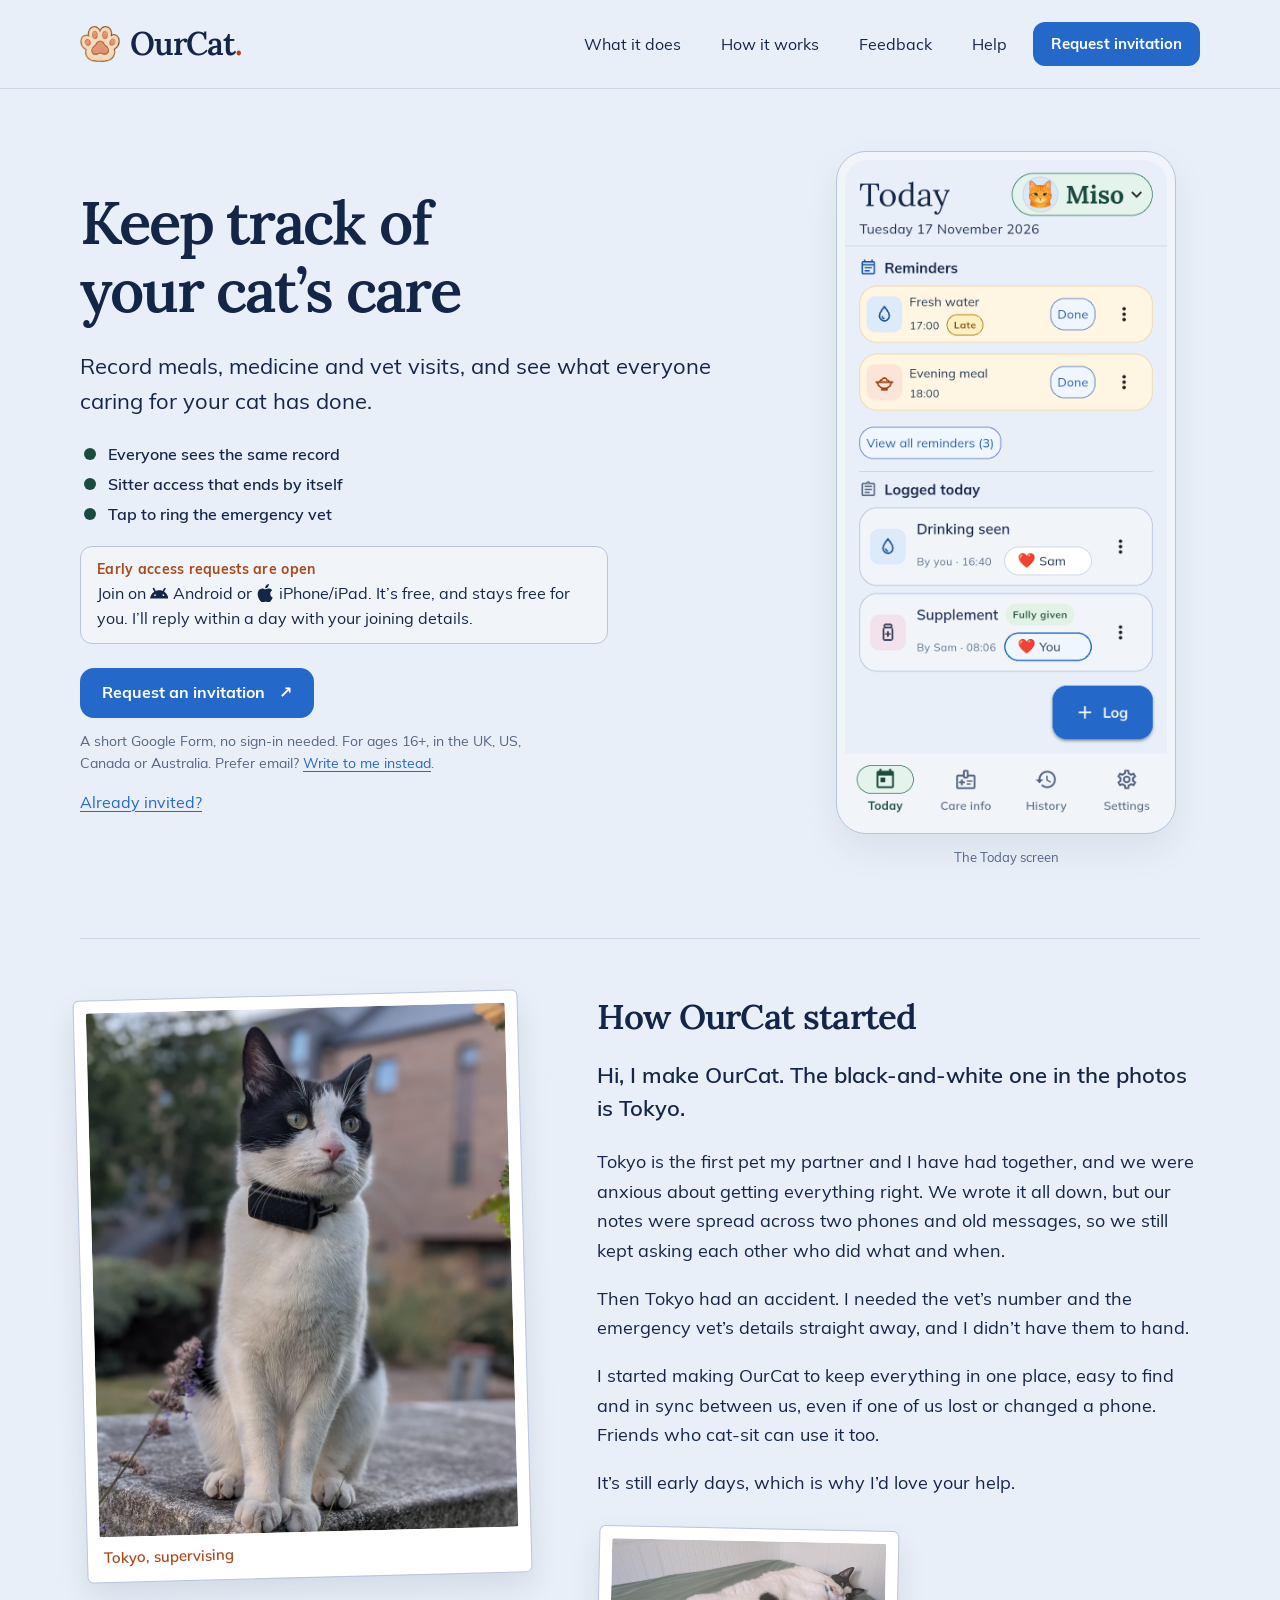
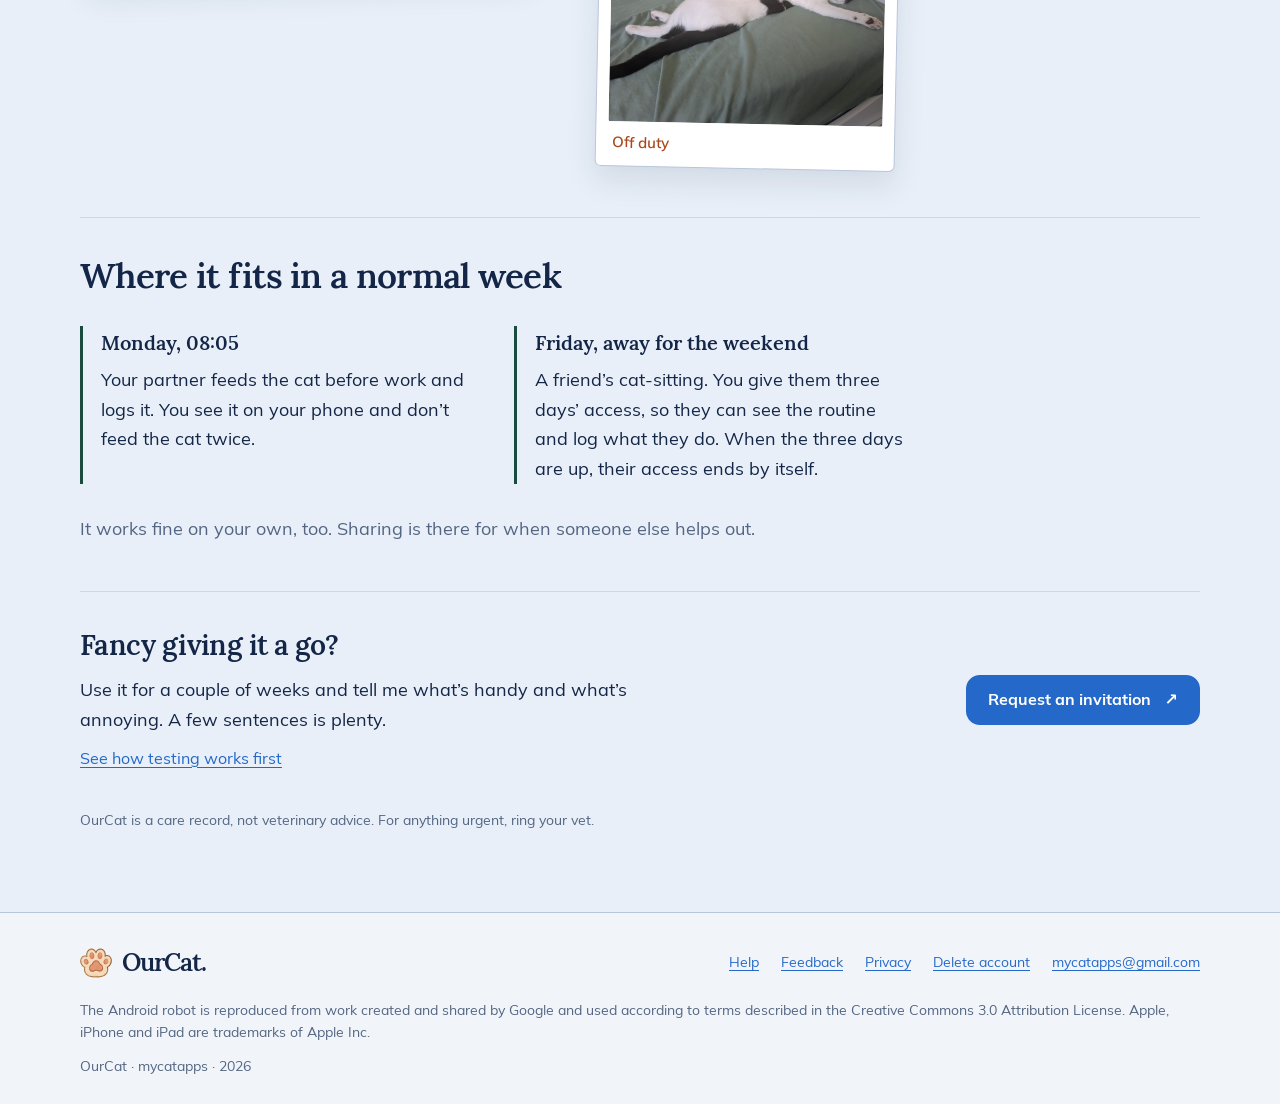
<file: index.html>
<!doctype html>
<html lang="en-GB">
<head>
<meta charset="utf-8"><meta name="viewport" content="width=device-width, initial-scale=1">
<title>OurCat · Shared cat care</title><meta name="description" content="Record meals, medicine and vet visits, and see what everyone caring for your cat has done. Request free early access for Android, iPhone or iPad.">
<meta name="theme-color" content="#E8EFF8"><link rel="canonical" href="https://ourcat.app/">
<meta property="og:type" content="website"><meta property="og:site_name" content="OurCat"><meta property="og:locale" content="en_GB">
<meta property="og:title" content="OurCat · Shared cat care"><meta property="og:description" content="Record meals, medicine and vet visits, and see what everyone caring for your cat has done. Request free early access for Android, iPhone or iPad.">
<meta property="og:url" content="https://ourcat.app/"><meta property="og:image" content="https://ourcat.app/assets/share.png"><meta property="og:image:width" content="1200"><meta property="og:image:height" content="630"><meta property="og:image:alt" content="A photo of Tokyo, a black-and-white cat, beside the words: OurCat. Keep track of your cat’s care. Free early access, by invitation."><meta name="twitter:card" content="summary_large_image">
<link rel="icon" href="assets/favicon.svg" type="image/svg+xml"><link rel="stylesheet" href="site.css"><link rel="preload" href="assets/fonts/Mulish-Regular.woff2" as="font" type="font/woff2" crossorigin><link rel="preload" href="assets/fonts/Mulish-SemiBold.woff2" as="font" type="font/woff2" crossorigin><link rel="preload" href="assets/fonts/Mulish-Bold.woff2" as="font" type="font/woff2" crossorigin><link rel="preload" href="assets/fonts/Lora-SemiBold.woff2" as="font" type="font/woff2" crossorigin>
</head>
<body>
<a class="skip" href="#main">Skip to content</a>
<header class="site-header"><div class="wrap header-inner"><a class="brand" href="/" aria-label="OurCat home"><img class="brand-mark" src="assets/paw.webp" width="40" height="40" alt="">OurCat<span aria-hidden="true">.</span></a><a class="header-cta" href="https://docs.google.com/forms/d/e/1FAIpQLSfE7T2NDWCrKjbO0EXnv6gYh4boQH9e-d9MlrtzAwvURb2s_Q/viewform">Request invitation</a><nav aria-label="Main navigation"><a href="features">What it does</a><a href="test">How it works</a><a href="feedback">Feedback</a><a href="help">Help</a></nav></div></header>
<main id="main" tabindex="-1" class="wrap home">

<div class="cta-zone">
<section class="hero" aria-labelledby="home-title"><div class="hero-copy"><h1 id="home-title">Keep track of your cat’s care</h1><p class="lead">Record meals, medicine and vet visits, and see what everyone caring for your cat has done.</p><ul class="points"><li>Everyone sees the same record</li><li>Sitter access that ends by itself</li><li>Tap to ring the emergency vet</li></ul><p class="status"><strong>Early access requests are open</strong> Join on <span class="os"><svg class="os-icon" viewBox="0 0 24 24" aria-hidden="true" focusable="false"><path d="M18.4395 5.5586c-.675 1.1664-1.352 2.3318-2.0274 3.498-.0366-.0155-.0742-.0286-.1113-.043-1.8249-.6957-3.484-.8-4.42-.787-1.8551.0185-3.3544.4643-4.2597.8203-.084-.1494-1.7526-3.021-2.0215-3.4864a1.1451 1.1451 0 0 0-.1406-.1914c-.3312-.364-.9054-.4859-1.379-.203-.475.282-.7136.9361-.3886 1.5019 1.9466 3.3696-.0966-.2158 1.9473 3.3593.0172.031-.4946.2642-1.3926 1.0177C2.8987 12.176.452 14.772 0 18.9902h24c-.119-1.1108-.3686-2.099-.7461-3.0683-.7438-1.9118-1.8435-3.2928-2.7402-4.1836a12.1048 12.1048 0 0 0-2.1309-1.6875c.6594-1.122 1.312-2.2559 1.9649-3.3848.2077-.3615.1886-.7956-.0079-1.1191a1.1001 1.1001 0 0 0-.8515-.5332c-.5225-.0536-.9392.3128-1.0488.5449zm-.0391 8.461c.3944.5926.324 1.3306-.1563 1.6503-.4799.3197-1.188.0985-1.582-.4941-.3944-.5927-.324-1.3307.1563-1.6504.4727-.315 1.1812-.1086 1.582.4941zM7.207 13.5273c.4803.3197.5506 1.0577.1563 1.6504-.394.5926-1.1038.8138-1.584.4941-.48-.3197-.5503-1.0577-.1563-1.6504.4008-.6021 1.1087-.8106 1.584-.4941z"/></svg>Android</span> or <span class="os"><svg class="os-icon" viewBox="0 0 24 24" aria-hidden="true" focusable="false"><path d="M12.152 6.896c-.948 0-2.415-1.078-3.96-1.04-2.04.027-3.91 1.183-4.961 3.014-2.117 3.675-.546 9.103 1.519 12.09 1.013 1.454 2.208 3.09 3.792 3.039 1.52-.065 2.09-.987 3.935-.987 1.831 0 2.35.987 3.96.948 1.637-.026 2.676-1.48 3.676-2.948 1.156-1.688 1.636-3.325 1.662-3.415-.039-.013-3.182-1.221-3.22-4.857-.026-3.04 2.48-4.494 2.597-4.559-1.429-2.09-3.623-2.324-4.39-2.376-2-.156-3.675 1.09-4.61 1.09zM15.53 3.83c.843-1.012 1.4-2.427 1.245-3.83-1.207.052-2.662.805-3.532 1.818-.78.896-1.454 2.338-1.273 3.714 1.338.104 2.715-.688 3.559-1.701"/></svg>iPhone/iPad</span>. It’s free, and stays free for you. I’ll reply within a day with your joining details.</p><div class="actions"><a class="button" href="https://docs.google.com/forms/d/e/1FAIpQLSfE7T2NDWCrKjbO0EXnv6gYh4boQH9e-d9MlrtzAwvURb2s_Q/viewform">Request an invitation <span aria-hidden="true">↗</span></a></div><p class="fine">A short Google Form, no sign-in needed. For ages 16+, in the UK, US, Canada or Australia. Prefer email? <a href="mailto:mycatapps@gmail.com?subject=OurCat%20test%20invitation&amp;body=Device%28s%29%3A%20Android%20%2F%20iPhone%20%2F%20iPad%0AInvitation%20email%20%28Google%20Play%20address%20for%20Android%29%3A%20%0AGoogle%20Play%20country%20%28Android%29%3A%20%0AApp%20Store%20country%20%28iPhone%2FiPad%29%3A%20%0AAged%2016%20or%20over%20%28yes%2Fno%29%3A%20%0A%0AOptional%20question%3A%20">Write to me instead</a>.</p><p class="small"><a href="join">Already invited?</a></p></div><figure class="app-preview" id="app-preview"><div class="screen"><img src="assets/today.png" width="720" height="1488" alt="OurCat’s Today screen for Miso: fresh water is late and the evening meal is due at 18:00. Below, today’s log: drinking seen by you, with a heart from Sam, and a supplement given by Sam, with a heart from you." fetchpriority="high"></div><figcaption>The Today screen</figcaption></figure></section>

<section class="section story" aria-labelledby="story-title"><figure class="print"><img src="assets/tokyo-wall.jpg" width="880" height="1100" alt="Tokyo, a black-and-white cat, sitting upright on a garden wall and looking off to one side." loading="lazy"><figcaption>Tokyo, supervising</figcaption></figure><div class="story-copy"><h2 id="story-title">How OurCat started</h2><p class="story-hello">Hi, I make OurCat. The black-and-white one in the photos is Tokyo.</p><p>Tokyo is the first pet my partner and I have had together, and we were anxious about getting everything right. We wrote it all down, but our notes were spread across two phones and old messages, so we still kept asking each other who did what and when.</p><p>Then Tokyo had an accident. I needed the vet’s number and the emergency vet’s details straight away, and I didn’t have them to hand.</p><p>I started making OurCat to keep everything in one place<!-- writing-allow: W-05 owner wording "in one place" -->, easy to find and in sync between us, even if one of us lost or changed a phone. Friends who cat-sit can use it too.</p><p>It’s still early days, which is why I’d love your help.</p><figure class="print print-small"><img src="assets/tokyo-stretch.jpg" width="900" height="600" alt="Tokyo stretched out full length on a green bedspread." loading="lazy"><figcaption>Off duty</figcaption></figure></div></section>

<section class="section moments" aria-labelledby="moments-title"><h2 id="moments-title">Where it fits in a normal week</h2><ol class="moment-list"><li><p class="moment-when">Monday, 08:05</p><p>Your partner feeds the cat before work and logs it. You see it on your phone and don’t feed the cat twice.</p></li><li><p class="moment-when">Friday, away for the weekend</p><p>A friend’s cat-sitting. You give them three days’ access, so they can see the routine and log what they do. When the three days are up, their access ends by itself.</p></li></ol><p class="moments-note">It works fine on your own, too. Sharing is there for when someone else helps out.</p></section>
<div class="sticky-cta"><a class="button" href="https://docs.google.com/forms/d/e/1FAIpQLSfE7T2NDWCrKjbO0EXnv6gYh4boQH9e-d9MlrtzAwvURb2s_Q/viewform">Request an invitation <span aria-hidden="true">↗</span></a></div>
</div>

<section class="section invitation-strip"><div><h2>Fancy giving it a go?</h2><p>Use it for a couple of weeks and tell me what’s handy and what’s annoying. A few sentences is plenty.</p><p class="small"><a href="test">See how testing works first</a></p></div><a class="button" href="https://docs.google.com/forms/d/e/1FAIpQLSfE7T2NDWCrKjbO0EXnv6gYh4boQH9e-d9MlrtzAwvURb2s_Q/viewform">Request an invitation <span aria-hidden="true">↗</span></a></section>
<p class="fine end-note">OurCat is a care record, not veterinary advice. For anything urgent, ring your vet.</p>

</main>
<footer class="site-footer"><div class="wrap footer-inner"><a class="brand footer-brand" href="/"><img class="brand-mark" src="assets/paw.webp" width="32" height="32" alt="">OurCat.</a><nav aria-label="Footer navigation"><a href="help">Help</a><a href="feedback">Feedback</a><a href="privacy">Privacy</a><a href="delete-account">Delete account</a><a href="mailto:mycatapps@gmail.com">mycatapps@gmail.com</a></nav><p class="fine credits">The Android robot is reproduced from work created and shared by Google and used according to terms described in the Creative Commons 3.0 Attribution License. Apple, iPhone and iPad are trademarks of Apple Inc.</p><p class="fine">OurCat · mycatapps · 2026</p></div></footer>
</body></html>
</file>
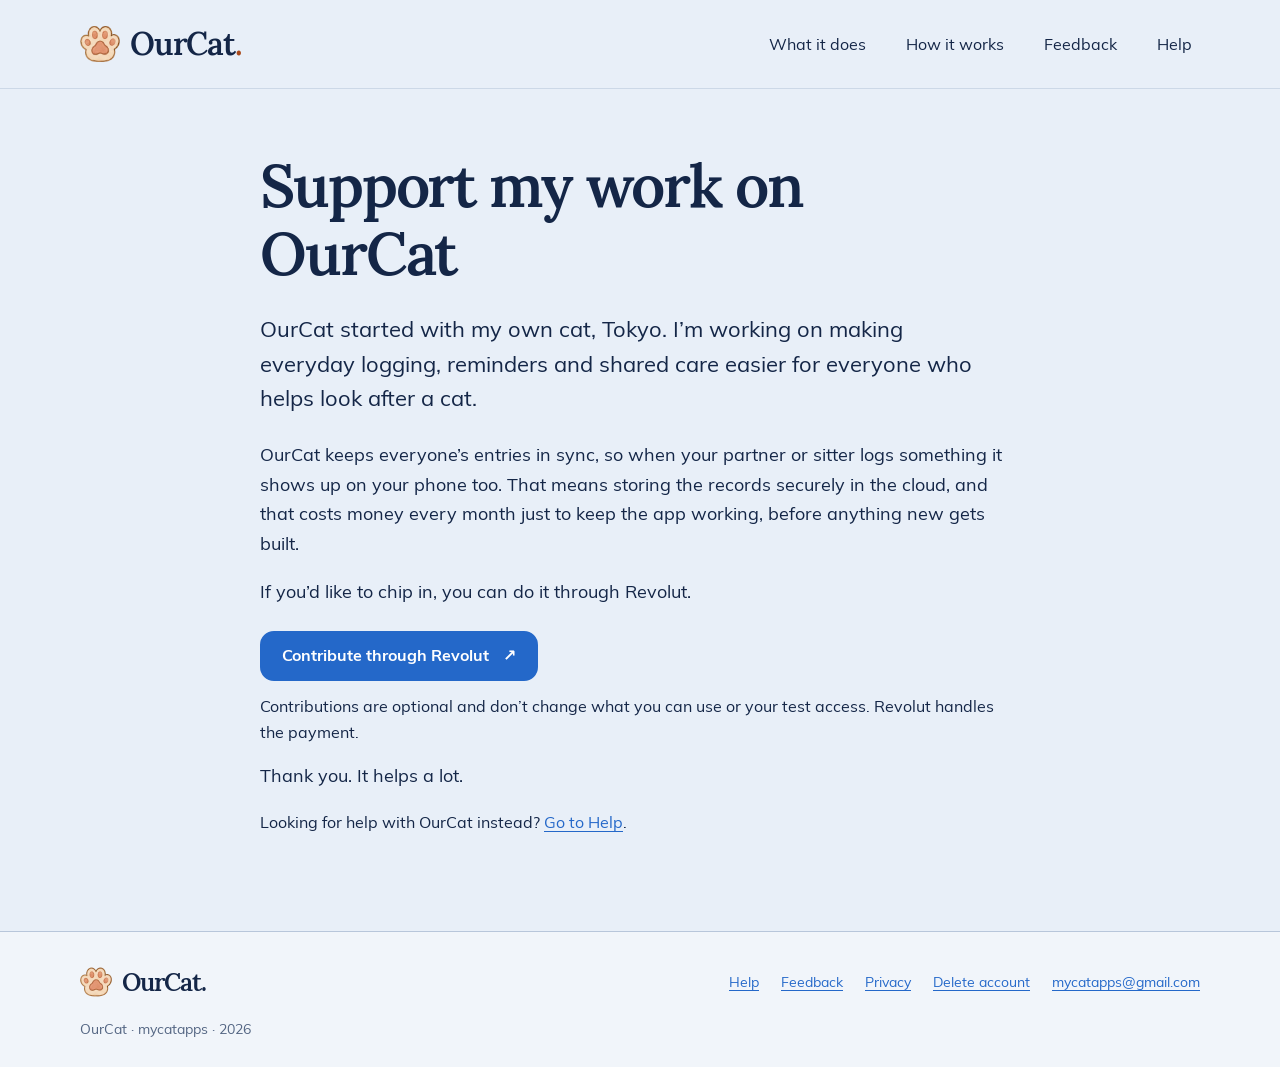
<file: contribute.html>
<!doctype html>
<html lang="en-GB">
<head>
<meta charset="utf-8"><meta name="viewport" content="width=device-width, initial-scale=1">
<title>Support the developer · OurCat</title><meta name="description" content="An optional contribution to support the developer’s work on OurCat, through the existing Revolut payment page.">
<meta name="theme-color" content="#E8EFF8"><link rel="canonical" href="https://ourcat.app/contribute">
<meta property="og:type" content="website"><meta property="og:site_name" content="OurCat"><meta property="og:locale" content="en_GB">
<meta property="og:title" content="Support the developer · OurCat"><meta property="og:description" content="An optional contribution to support the developer’s work on OurCat, through the existing Revolut payment page.">
<meta property="og:url" content="https://ourcat.app/contribute"><meta property="og:image" content="https://ourcat.app/assets/share.png"><meta property="og:image:width" content="1200"><meta property="og:image:height" content="630"><meta property="og:image:alt" content="A photo of Tokyo, a black-and-white cat, beside the words: OurCat. Keep track of your cat’s care. Free early access, by invitation."><meta name="twitter:card" content="summary_large_image">
<link rel="icon" href="assets/favicon.svg" type="image/svg+xml"><link rel="stylesheet" href="site.css"><link rel="preload" href="assets/fonts/Mulish-Regular.woff2" as="font" type="font/woff2" crossorigin><link rel="preload" href="assets/fonts/Mulish-SemiBold.woff2" as="font" type="font/woff2" crossorigin><link rel="preload" href="assets/fonts/Mulish-Bold.woff2" as="font" type="font/woff2" crossorigin><link rel="preload" href="assets/fonts/Lora-SemiBold.woff2" as="font" type="font/woff2" crossorigin>
</head>
<body>
<a class="skip" href="#main">Skip to content</a>
<header class="site-header"><div class="wrap header-inner"><a class="brand" href="/" aria-label="OurCat home"><img class="brand-mark" src="assets/paw.webp" width="40" height="40" alt="">OurCat<span aria-hidden="true">.</span></a><nav aria-label="Main navigation"><a href="features">What it does</a><a href="test">How it works</a><a href="feedback">Feedback</a><a href="help">Help</a></nav></div></header>
<main id="main" tabindex="-1" class="wrap reading short-page">
<div class="page-intro" id="support-development"><h1>Support my work on OurCat</h1><p class="lead">OurCat started with my own cat, Tokyo. I’m working on making everyday logging, reminders and shared care easier for everyone who helps look after a cat.</p></div>
<p>OurCat keeps everyone’s entries in sync, so when your partner or sitter logs something it shows up on your phone too. That means storing the records securely in the cloud, and that costs money every month just to keep the app working, before anything new gets built.</p><p>If you’d like to chip in, you can do it through Revolut.</p><div class="actions"><a class="button" href="https://checkout.revolut.com/pay/ba7c529e-6b32-47ab-9af9-258ebf4ee4e1" rel="noopener noreferrer">Contribute through Revolut <span aria-hidden="true">↗</span></a></div><p class="small">Contributions are optional and don’t change what you can use or your test access. Revolut handles the payment.</p><p>Thank you. It helps a lot.</p><p class="small">Looking for help with OurCat instead? <a href="help">Go to Help</a>.</p>

</main>
<footer class="site-footer"><div class="wrap footer-inner"><a class="brand footer-brand" href="/"><img class="brand-mark" src="assets/paw.webp" width="32" height="32" alt="">OurCat.</a><nav aria-label="Footer navigation"><a href="help">Help</a><a href="feedback">Feedback</a><a href="privacy">Privacy</a><a href="delete-account">Delete account</a><a href="mailto:mycatapps@gmail.com">mycatapps@gmail.com</a></nav><p class="fine">OurCat · mycatapps · 2026</p></div></footer>
</body></html>
</file>
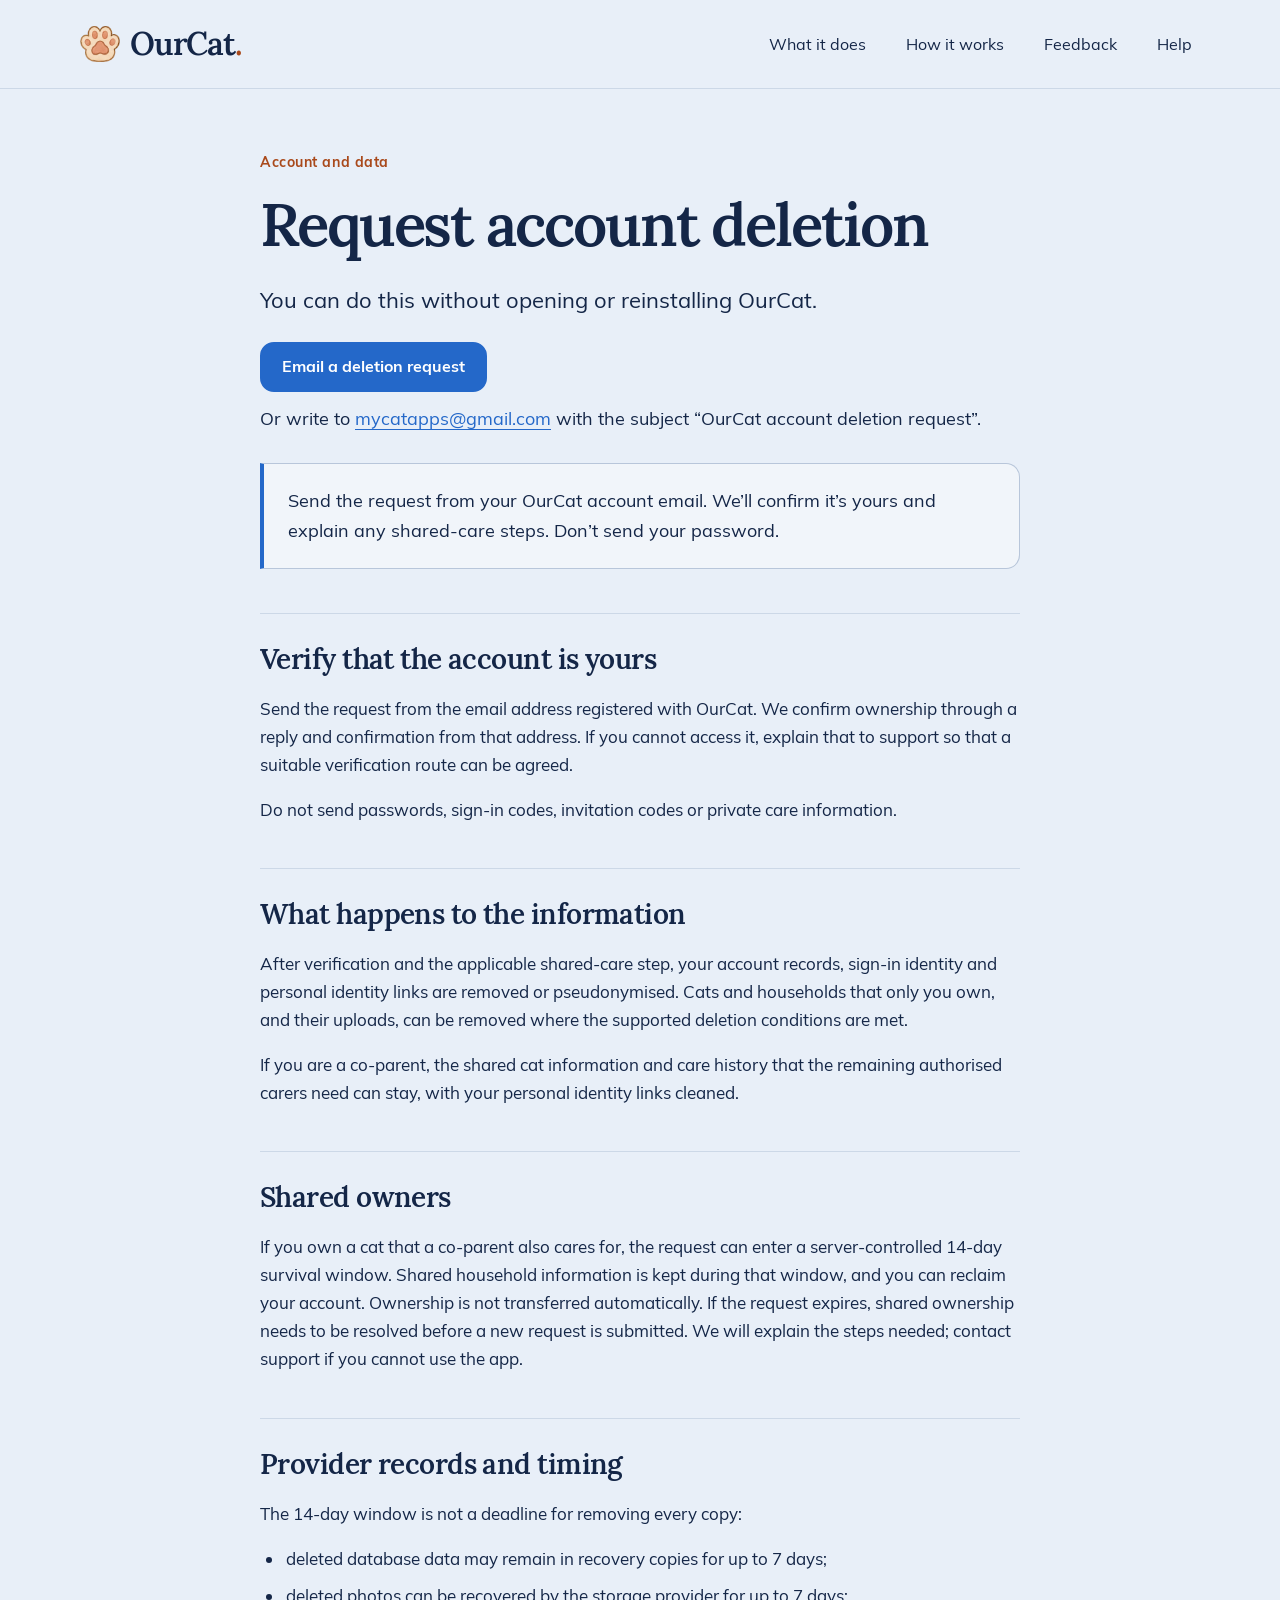
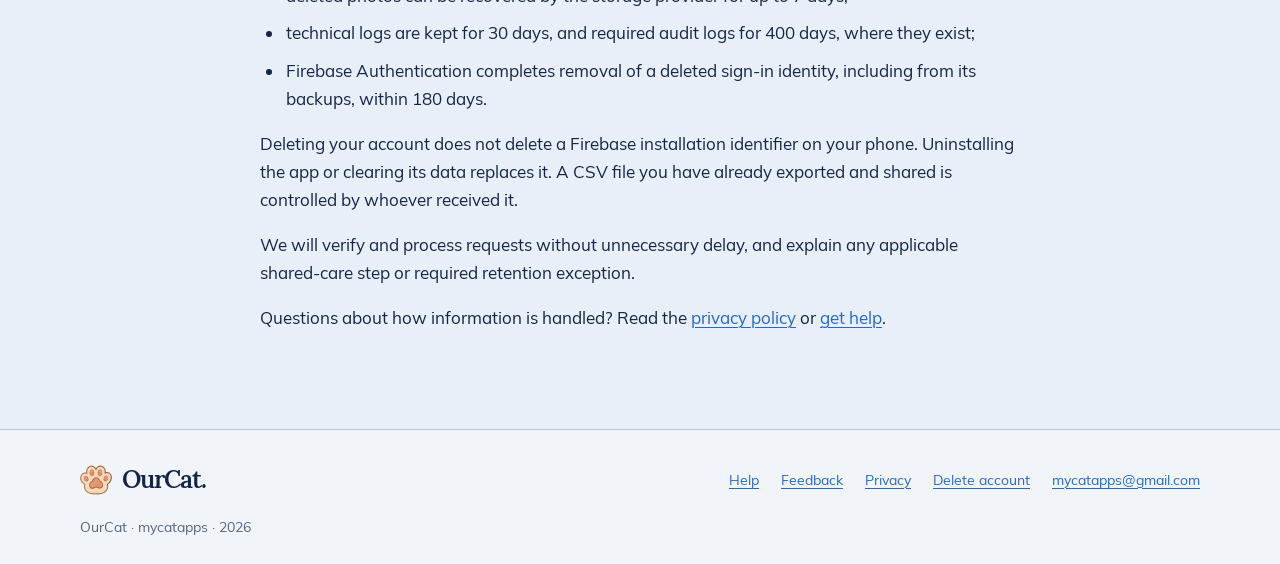
<file: delete-account.html>
<!doctype html>
<html lang="en-GB">
<head>
<meta charset="utf-8"><meta name="viewport" content="width=device-width, initial-scale=1">
<title>Request account deletion · OurCat</title><meta name="description" content="Request deletion of your OurCat account by email, without opening or reinstalling the app.">
<meta name="theme-color" content="#E8EFF8"><link rel="canonical" href="https://ourcat.app/delete-account">
<meta property="og:type" content="website"><meta property="og:site_name" content="OurCat"><meta property="og:locale" content="en_GB">
<meta property="og:title" content="Request account deletion · OurCat"><meta property="og:description" content="Request deletion of your OurCat account by email, without opening or reinstalling the app.">
<meta property="og:url" content="https://ourcat.app/delete-account"><meta property="og:image" content="https://ourcat.app/assets/share.png"><meta property="og:image:width" content="1200"><meta property="og:image:height" content="630"><meta property="og:image:alt" content="A photo of Tokyo, a black-and-white cat, beside the words: OurCat. Keep track of your cat’s care. Free early access, by invitation."><meta name="twitter:card" content="summary_large_image">
<link rel="icon" href="assets/favicon.svg" type="image/svg+xml"><link rel="stylesheet" href="site.css"><link rel="preload" href="assets/fonts/Mulish-Regular.woff2" as="font" type="font/woff2" crossorigin><link rel="preload" href="assets/fonts/Mulish-SemiBold.woff2" as="font" type="font/woff2" crossorigin><link rel="preload" href="assets/fonts/Mulish-Bold.woff2" as="font" type="font/woff2" crossorigin><link rel="preload" href="assets/fonts/Lora-SemiBold.woff2" as="font" type="font/woff2" crossorigin>
</head>
<body>
<a class="skip" href="#main">Skip to content</a>
<header class="site-header"><div class="wrap header-inner"><a class="brand" href="/" aria-label="OurCat home"><img class="brand-mark" src="assets/paw.webp" width="40" height="40" alt="">OurCat<span aria-hidden="true">.</span></a><nav aria-label="Main navigation"><a href="features">What it does</a><a href="test">How it works</a><a href="feedback">Feedback</a><a href="help">Help</a></nav></div></header>
<main id="main" tabindex="-1" class="wrap reading legal">
<div class="page-intro"><p class="eyebrow">Account and data</p><h1>Request account deletion</h1><p class="lead">You can do this without opening or reinstalling OurCat.</p></div>
<div class="actions"><a class="button" href="mailto:mycatapps@gmail.com?subject=OurCat%20account%20deletion%20request">Email a deletion request</a></div><p>Or write to <a href="mailto:mycatapps@gmail.com">mycatapps@gmail.com</a> with the subject “OurCat account deletion request”.</p><aside class="note"><p>Send the request from your OurCat account email. We’ll confirm it’s yours and explain any shared-care steps. Don’t send your password.</p></aside><div class="policy-body"><h2>Verify that the account is yours</h2>
<p>Send the request from the email address registered with OurCat. We confirm ownership through a reply and confirmation from that address. If you cannot access it, explain that to support so that a suitable verification route can be agreed.</p>
<p>Do not send passwords, sign-in codes, invitation codes or private care information.</p>
<h2>What happens to the information</h2>
<p>After verification and the applicable shared-care step, your account records, sign-in identity and personal identity links are removed or pseudonymised. Cats and households that only you own, and their uploads, can be removed where the supported deletion conditions are met.</p>
<p>If you are a co-parent, the shared cat information and care history that the remaining authorised carers need can stay, with your personal identity links cleaned.</p>
<h2>Shared owners</h2>
<p>If you own a cat that a co-parent also cares for, the request can enter a server-controlled 14-day survival window. Shared household information is kept during that window, and you can reclaim your account. Ownership is not transferred automatically. If the request expires, shared ownership needs to be resolved before a new request is submitted. We will explain the steps needed; contact support if you cannot use the app.</p>
<h2>Provider records and timing</h2>
<p>The 14-day window is not a deadline for removing every copy:</p>
<ul><li>deleted database data may remain in recovery copies for up to 7 days;</li><li>deleted photos can be recovered by the storage provider for up to 7 days;</li><li>technical logs are kept for 30 days, and required audit logs for 400 days, where they exist;</li><li>Firebase Authentication completes removal of a deleted sign-in identity, including from its backups, within 180 days.</li></ul>
<p>Deleting your account does not delete a Firebase installation identifier on your phone. Uninstalling the app or clearing its data replaces it. A CSV file you have already exported and shared is controlled by whoever received it.</p>
<p>We will verify and process requests without unnecessary delay, and explain any applicable shared-care step or required retention exception.</p>
<p>Questions about how information is handled? Read the <a href="privacy">privacy policy</a> or <a href="help">get help</a>.</p></div>

</main>
<footer class="site-footer"><div class="wrap footer-inner"><a class="brand footer-brand" href="/"><img class="brand-mark" src="assets/paw.webp" width="32" height="32" alt="">OurCat.</a><nav aria-label="Footer navigation"><a href="help">Help</a><a href="feedback">Feedback</a><a href="privacy">Privacy</a><a href="delete-account">Delete account</a><a href="mailto:mycatapps@gmail.com">mycatapps@gmail.com</a></nav><p class="fine">OurCat · mycatapps · 2026</p></div></footer>
</body></html>
</file>
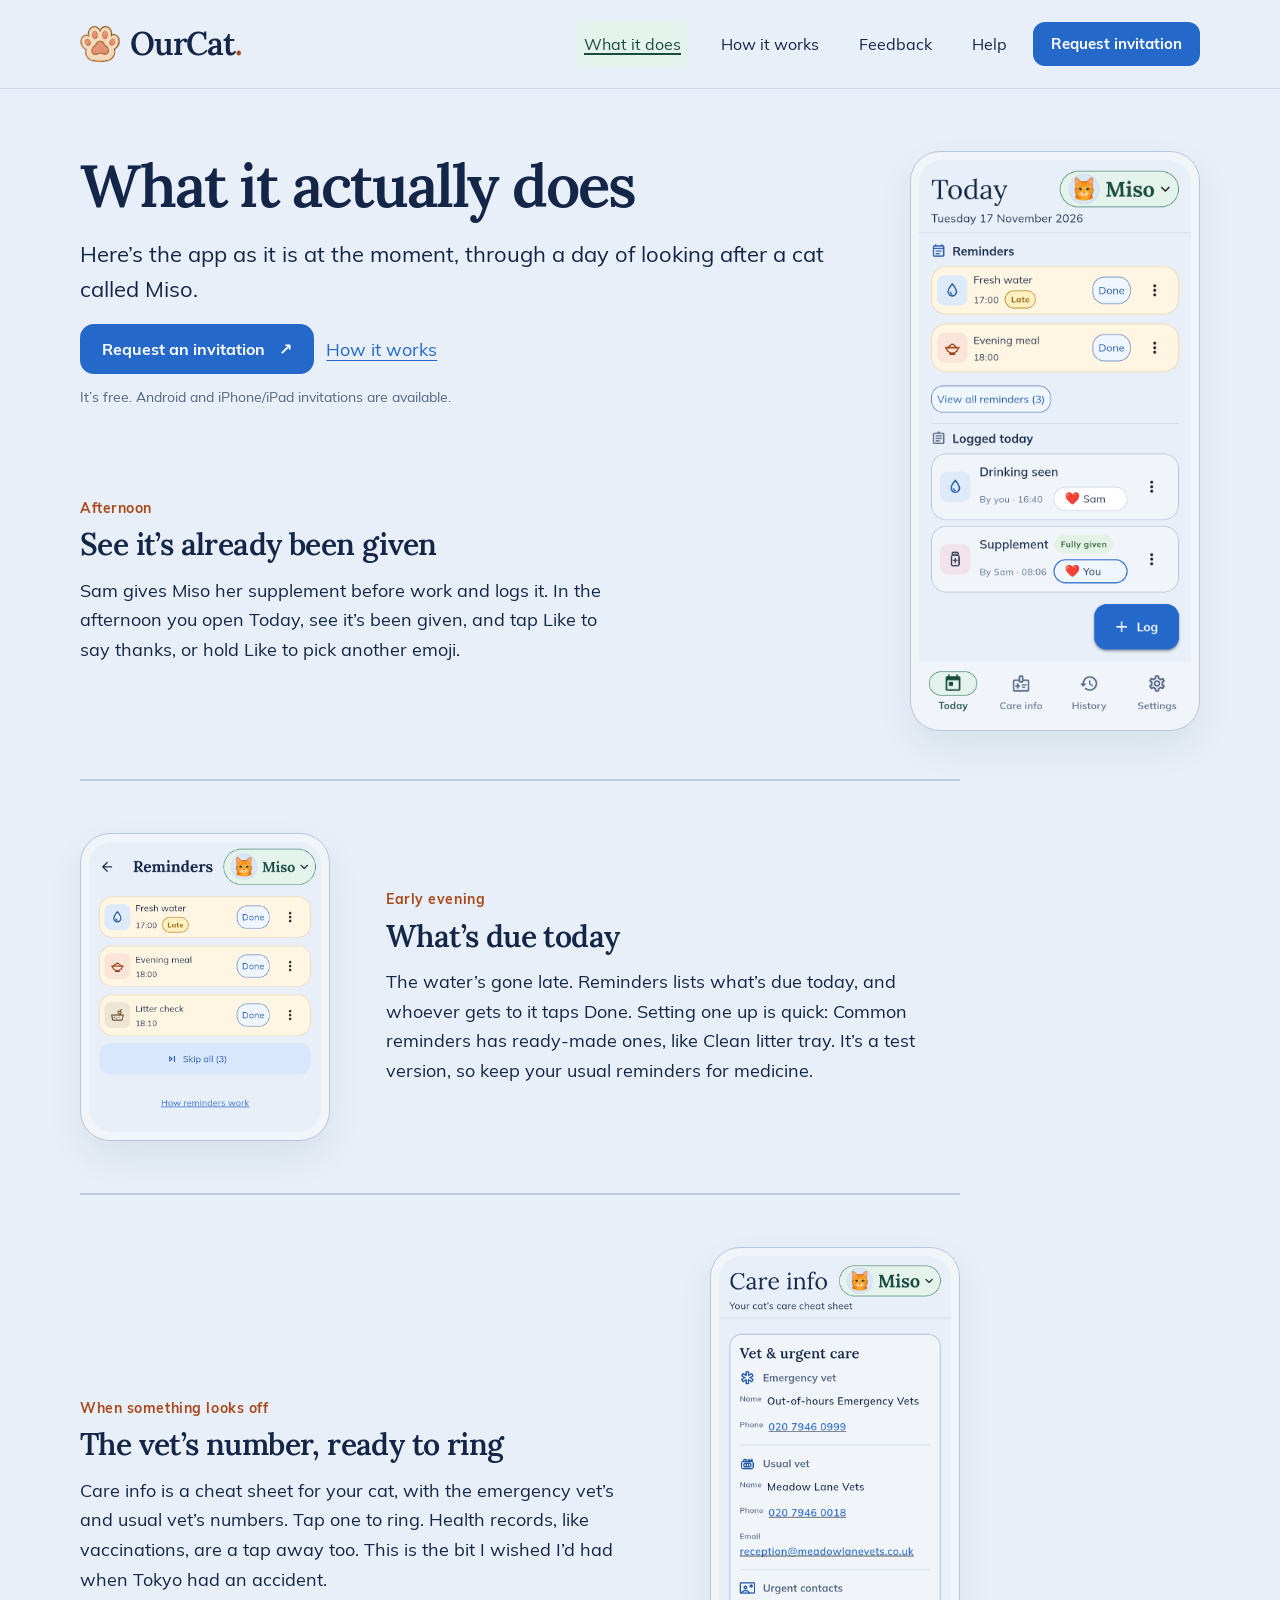
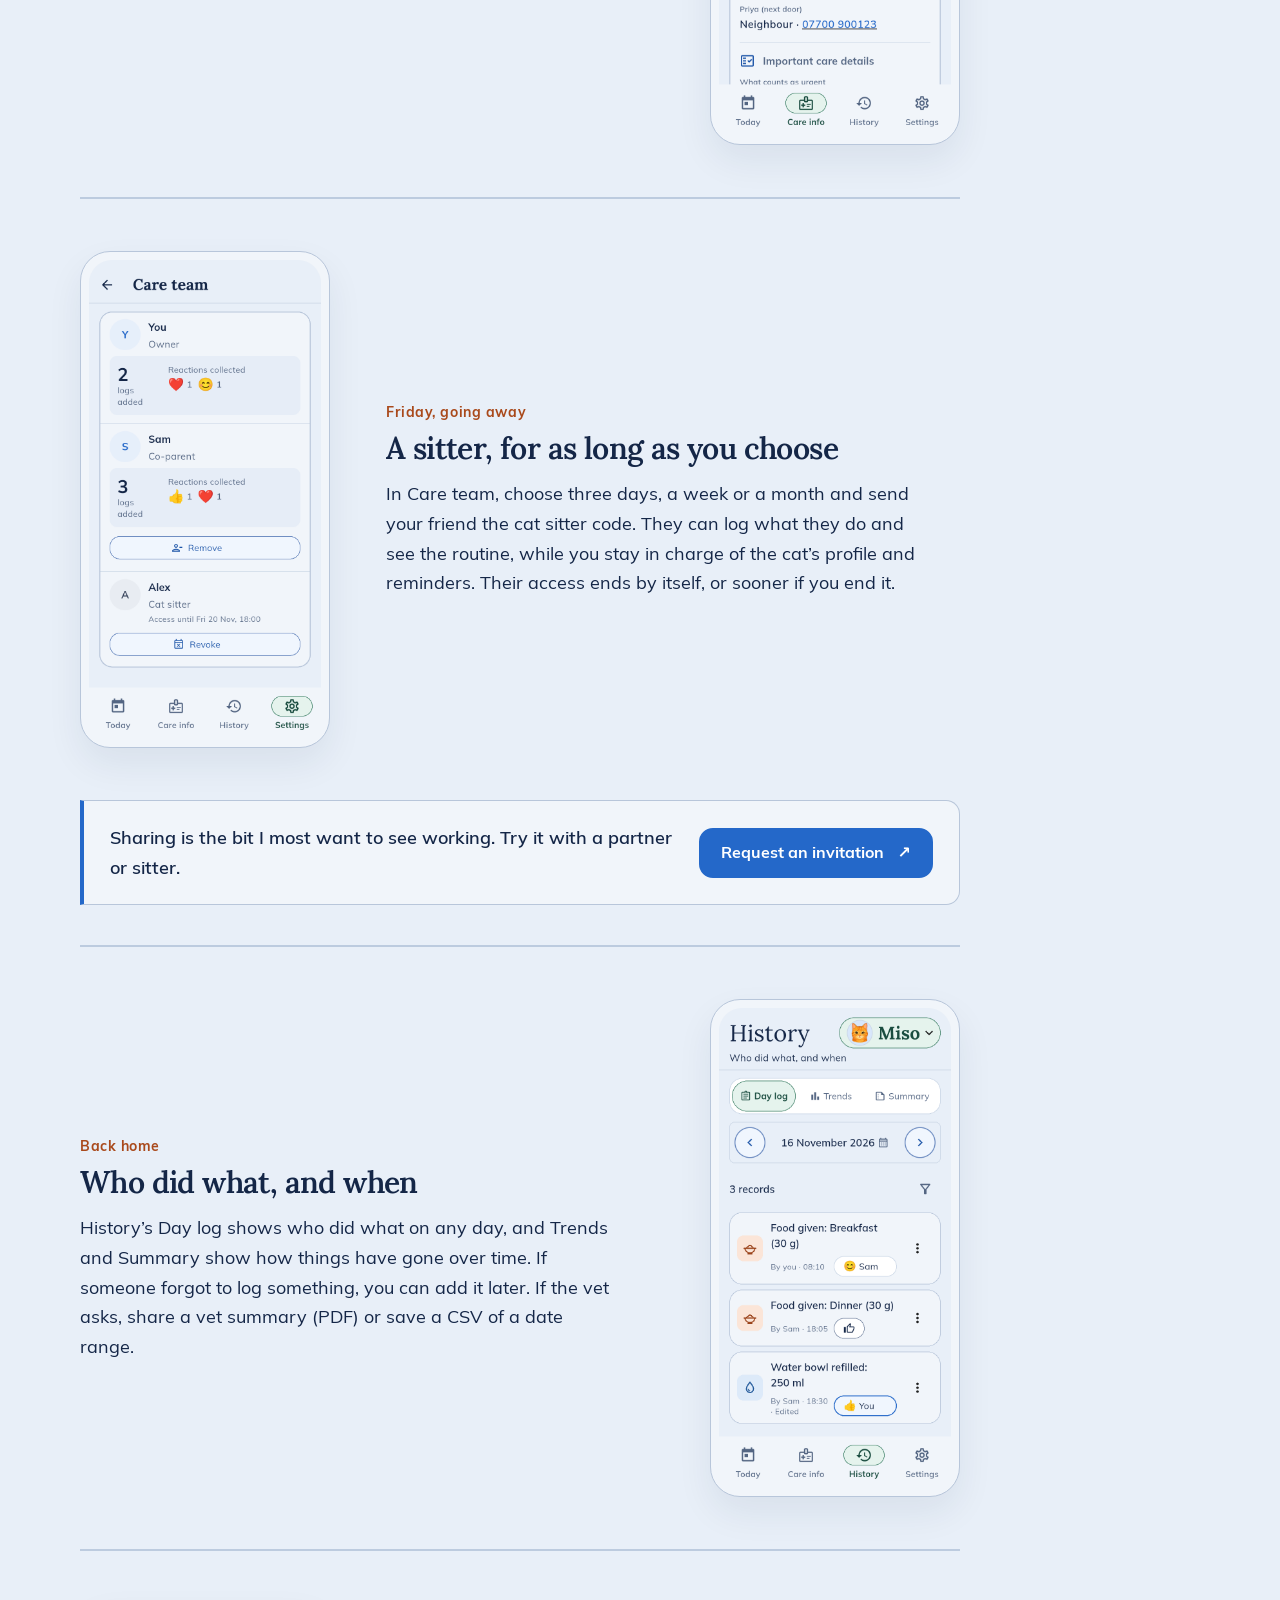
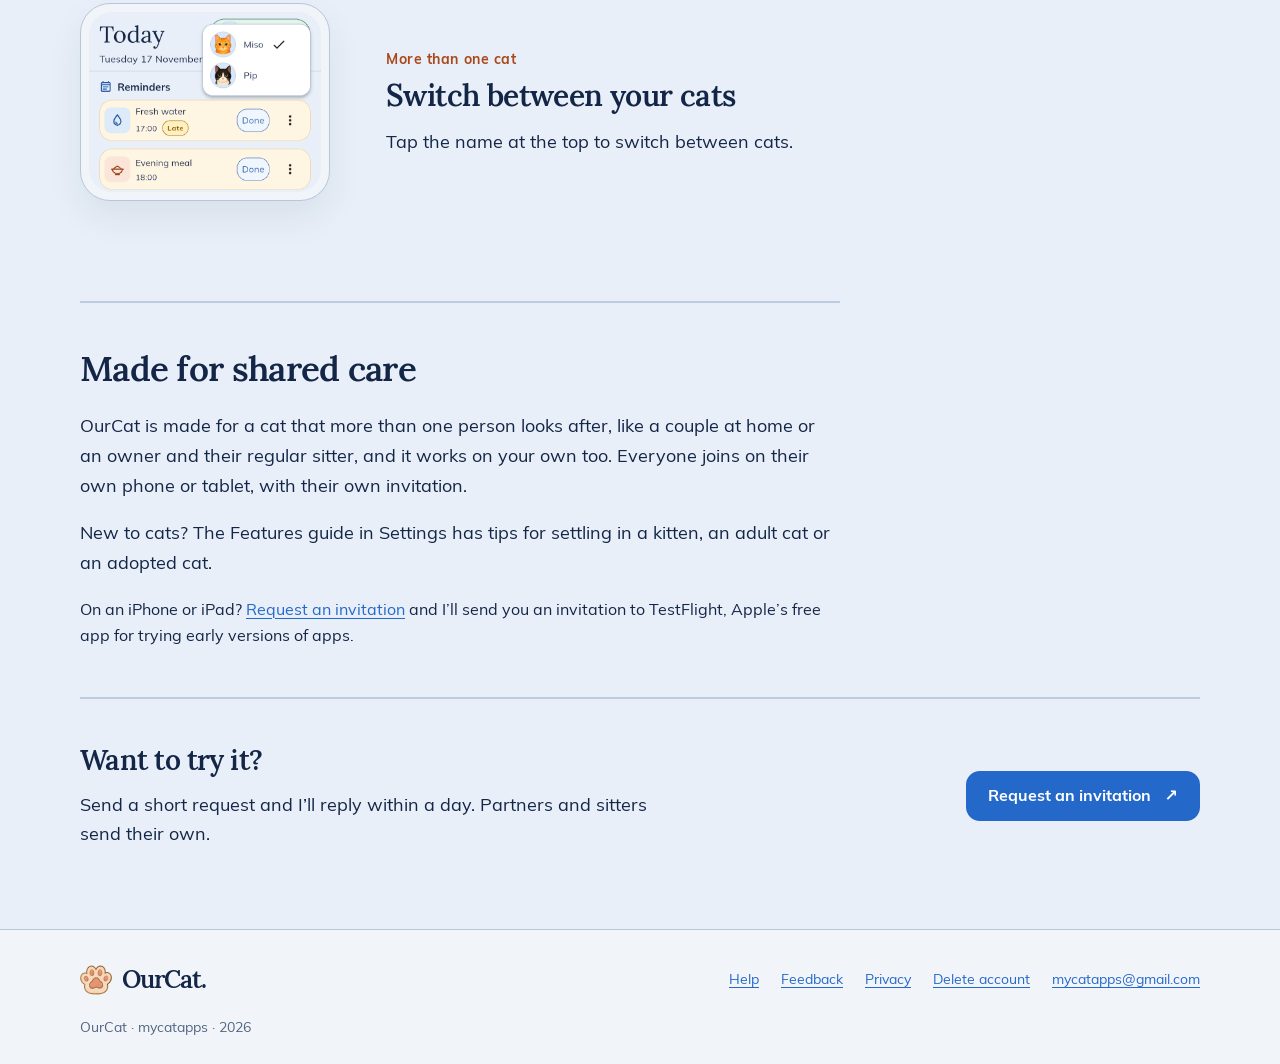
<file: features.html>
<!doctype html>
<html lang="en-GB">
<head>
<meta charset="utf-8"><meta name="viewport" content="width=device-width, initial-scale=1">
<title>What OurCat does · A day with Miso</title><meta name="description" content="A quick look at OurCat: logging food and medicine, reminders, the vet’s number, a cat sitter’s access and looking back at past care.">
<meta name="theme-color" content="#E8EFF8"><link rel="canonical" href="https://ourcat.app/features">
<meta property="og:type" content="website"><meta property="og:site_name" content="OurCat"><meta property="og:locale" content="en_GB">
<meta property="og:title" content="What OurCat does"><meta property="og:description" content="A quick look at OurCat: logging food and medicine, reminders, the vet’s number, a cat sitter’s access and looking back at past care.">
<meta property="og:url" content="https://ourcat.app/features"><meta property="og:image" content="https://ourcat.app/assets/share.png"><meta property="og:image:width" content="1200"><meta property="og:image:height" content="630"><meta property="og:image:alt" content="A photo of Tokyo, a black-and-white cat, beside the words: OurCat. Keep track of your cat’s care. Free early access, by invitation."><meta name="twitter:card" content="summary_large_image">
<link rel="icon" href="assets/favicon.svg" type="image/svg+xml"><link rel="stylesheet" href="site.css"><link rel="preload" href="assets/fonts/Mulish-Regular.woff2" as="font" type="font/woff2" crossorigin><link rel="preload" href="assets/fonts/Mulish-SemiBold.woff2" as="font" type="font/woff2" crossorigin><link rel="preload" href="assets/fonts/Mulish-Bold.woff2" as="font" type="font/woff2" crossorigin><link rel="preload" href="assets/fonts/Lora-SemiBold.woff2" as="font" type="font/woff2" crossorigin>
</head>
<body>
<a class="skip" href="#main">Skip to content</a>
<header class="site-header"><div class="wrap header-inner"><a class="brand" href="/" aria-label="OurCat home"><img class="brand-mark" src="assets/paw.webp" width="40" height="40" alt="">OurCat<span aria-hidden="true">.</span></a><a class="header-cta" href="https://docs.google.com/forms/d/e/1FAIpQLSfE7T2NDWCrKjbO0EXnv6gYh4boQH9e-d9MlrtzAwvURb2s_Q/viewform">Request invitation</a><nav aria-label="Main navigation"><a href="features" aria-current="page">What it does</a><a href="test">How it works</a><a href="feedback">Feedback</a><a href="help">Help</a></nav></div></header>
<main id="main" tabindex="-1" class="wrap features">
<div class="cta-zone">
<div class="story-hero"><div class="sh-intro"><h1>What it actually does</h1><p class="lead">Here’s the app as it is at the moment, through a day of looking after a cat called Miso.</p><div class="actions"><a class="button" href="https://docs.google.com/forms/d/e/1FAIpQLSfE7T2NDWCrKjbO0EXnv6gYh4boQH9e-d9MlrtzAwvURb2s_Q/viewform">Request an invitation <span aria-hidden="true">↗</span></a><a href="test">How it works</a></div><p class="fine">It’s free. Android and iPhone/iPad invitations are available.</p></div><figure class="shot sh-shot"><div class="screen"><img src="assets/features/today.webp" width="720" height="1488" alt="Today for Miso: fresh water (late) and evening meal reminders with Done buttons, then today’s log: drinking seen by you, with a heart from Sam, and a supplement given by Sam, with a heart from you." fetchpriority="high"></div></figure><div class="sh-moment"><p class="eyebrow-time">Afternoon</p><h2>See it’s already been given</h2><p>Sam gives Miso her supplement before work and logs it. In the afternoon you open Today, see it’s been given, and tap Like to say thanks, or hold Like to pick another emoji.</p></div></div>
<ol class="day-story" aria-label="The rest of the day with Miso">
<li class="day-row flip"><div><p class="eyebrow-time">Early evening</p><h2>What’s due today</h2><p>The water’s gone late. Reminders lists what’s due today, and whoever gets to it taps Done. Setting one up is quick: Common reminders has ready-made ones, like Clean litter tray. It’s a test version, so keep your usual reminders for medicine.</p></div><figure class="shot"><div class="screen"><img src="assets/features/reminders.webp" width="720" height="900" alt="Reminders for Miso: fresh water (late), evening meal and litter check, each with a Done button." loading="lazy"></div></figure></li>
<li class="day-row"><div><p class="eyebrow-time">When something looks off</p><h2>The vet’s number, ready to ring</h2><p>Care info is a cheat sheet for your cat, with the emergency vet’s and usual vet’s numbers. Tap one to ring. Health records, like vaccinations, are a tap away too. This is the bit I wished I’d had when Tokyo had an accident.</p></div><figure class="shot"><div class="screen"><img src="assets/features/care-info.webp" width="720" height="1488" alt="Care info for Miso: the emergency vet and usual vet with tappable phone numbers and email, an urgent contact, and important care details." loading="lazy"></div></figure></li>
<li class="day-row flip"><div><p class="eyebrow-time">Friday, going away</p><h2>A sitter, for as long as you choose</h2><p>In Care team, choose three days, a week or a month and send your friend the cat sitter code. They can log what they do and see the routine, while you stay in charge of the cat’s profile and reminders. Their access ends by itself, or sooner if you end it.</p></div><figure class="shot"><div class="screen"><img src="assets/features/care-team.webp" width="720" height="1488" alt="Care team: you as owner and Sam as co-parent, each with their logs and reactions collected, and Alex as cat sitter with access until Friday 20 November, 18:00, and a Revoke button." loading="lazy"></div></figure></li>
<li class="day-cta"><div class="inline-cta"><p>Sharing is the bit I most want to see working. Try it with a partner or sitter.</p><a class="button" href="https://docs.google.com/forms/d/e/1FAIpQLSfE7T2NDWCrKjbO0EXnv6gYh4boQH9e-d9MlrtzAwvURb2s_Q/viewform">Request an invitation <span aria-hidden="true">↗</span></a></div></li>
<li class="day-row"><div><p class="eyebrow-time">Back home</p><h2>Who did what, and when</h2><p>History’s Day log shows who did what on any day, and Trends and Summary show how things have gone over time. If someone forgot to log something, you can add it later. If the vet asks, share a vet summary (PDF) or save a CSV of a date range.</p></div><figure class="shot"><div class="screen"><img src="assets/features/history.webp" width="720" height="1488" alt="History’s Day log for 16 November: breakfast logged by you, with a reaction from Sam, then dinner and a refilled water bowl logged by Sam, the last marked Edited, with a thumbs up from you." loading="lazy"></div></figure></li>
<li class="day-row flip"><div><p class="eyebrow-time">More than one cat</p><h2>Switch between your cats</h2><p>Tap the name at the top to switch between cats.</p></div><figure class="shot"><div class="screen"><img src="assets/features/more-cats.webp" width="720" height="560" alt="Today with the cat menu open, listing Miso (selected) and Pip." loading="lazy"></div></figure></li>
</ol>
<div class="sticky-cta"><a class="button" href="https://docs.google.com/forms/d/e/1FAIpQLSfE7T2NDWCrKjbO0EXnv6gYh4boQH9e-d9MlrtzAwvURb2s_Q/viewform">Request an invitation <span aria-hidden="true">↗</span></a></div>
</div>

<section class="section good-to-know" aria-labelledby="good-to-know-title"><h2 id="good-to-know-title">Made for shared care</h2><p>OurCat is made for a cat that more than one person looks after, like a couple at home or an owner and their regular sitter, and it works on your own too. Everyone joins on their own phone or tablet, with their own invitation.</p><p>New to cats? The Features guide in Settings has tips for settling in a kitten, an adult cat or an adopted cat.</p><p class="small">On an iPhone or iPad? <a href="test">Request an invitation</a> and I’ll send you an invitation to TestFlight, Apple’s free app for trying early versions of apps.</p></section>

<section class="section invitation-strip"><div><h2>Want to try it?</h2><p>Send a short request and I’ll reply within a day. Partners and sitters send their own.</p></div><a class="button" href="https://docs.google.com/forms/d/e/1FAIpQLSfE7T2NDWCrKjbO0EXnv6gYh4boQH9e-d9MlrtzAwvURb2s_Q/viewform">Request an invitation <span aria-hidden="true">↗</span></a></section>


</main>
<footer class="site-footer"><div class="wrap footer-inner"><a class="brand footer-brand" href="/"><img class="brand-mark" src="assets/paw.webp" width="32" height="32" alt="">OurCat.</a><nav aria-label="Footer navigation"><a href="help">Help</a><a href="feedback">Feedback</a><a href="privacy">Privacy</a><a href="delete-account">Delete account</a><a href="mailto:mycatapps@gmail.com">mycatapps@gmail.com</a></nav><p class="fine">OurCat · mycatapps · 2026</p></div></footer>
</body></html>
</file>
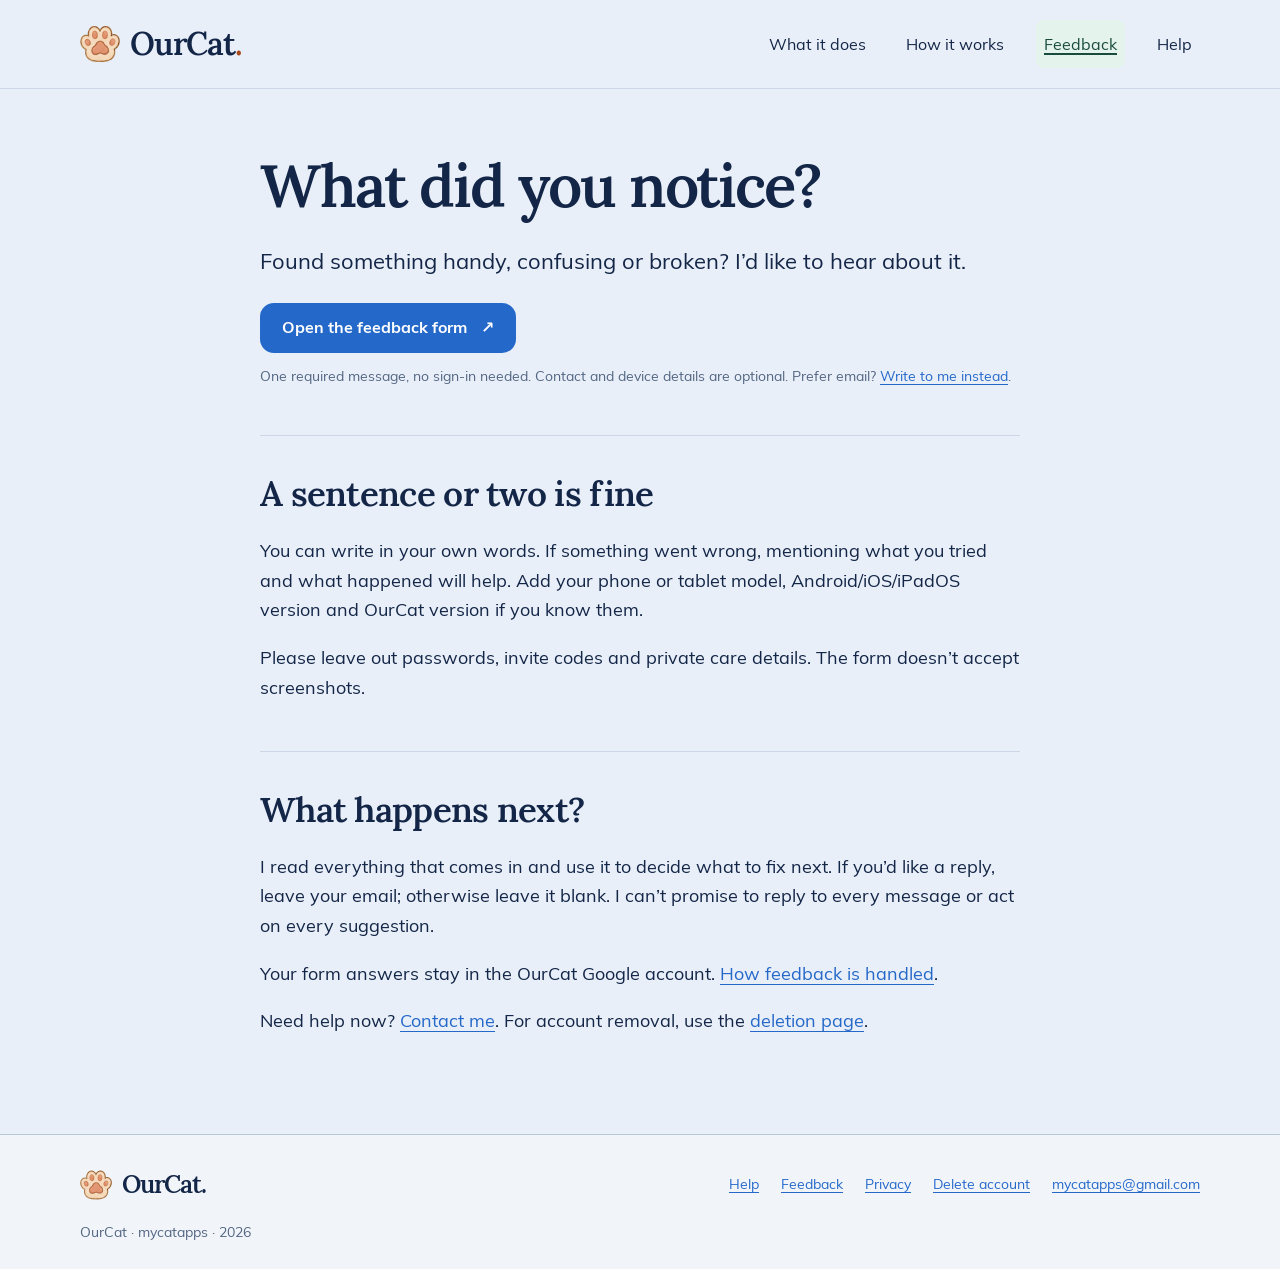
<file: feedback.html>
<!doctype html>
<html lang="en-GB">
<head>
<meta charset="utf-8"><meta name="viewport" content="width=device-width, initial-scale=1">
<title>Share feedback · OurCat</title><meta name="description" content="Send a short message about OurCat. One required question, with optional device details and reply email.">
<meta name="theme-color" content="#E8EFF8"><meta name="robots" content="noindex,follow">
<meta property="og:type" content="website"><meta property="og:site_name" content="OurCat"><meta property="og:locale" content="en_GB">
<meta property="og:title" content="Share feedback · OurCat"><meta property="og:description" content="Send a short message about OurCat. One required question, with optional device details and reply email.">
<meta property="og:url" content="https://ourcat.app/feedback"><meta property="og:image" content="https://ourcat.app/assets/share.png"><meta property="og:image:width" content="1200"><meta property="og:image:height" content="630"><meta property="og:image:alt" content="A photo of Tokyo, a black-and-white cat, beside the words: OurCat. Keep track of your cat’s care. Free early access, by invitation."><meta name="twitter:card" content="summary_large_image">
<link rel="icon" href="assets/favicon.svg" type="image/svg+xml"><link rel="stylesheet" href="site.css"><link rel="preload" href="assets/fonts/Mulish-Regular.woff2" as="font" type="font/woff2" crossorigin><link rel="preload" href="assets/fonts/Mulish-SemiBold.woff2" as="font" type="font/woff2" crossorigin><link rel="preload" href="assets/fonts/Mulish-Bold.woff2" as="font" type="font/woff2" crossorigin><link rel="preload" href="assets/fonts/Lora-SemiBold.woff2" as="font" type="font/woff2" crossorigin>
</head>
<body>
<a class="skip" href="#main">Skip to content</a>
<header class="site-header"><div class="wrap header-inner"><a class="brand" href="/" aria-label="OurCat home"><img class="brand-mark" src="assets/paw.webp" width="40" height="40" alt="">OurCat<span aria-hidden="true">.</span></a><nav aria-label="Main navigation"><a href="features">What it does</a><a href="test">How it works</a><a href="feedback" aria-current="page">Feedback</a><a href="help">Help</a></nav></div></header>
<main id="main" tabindex="-1" class="wrap reading">
<div class="page-intro"><h1>What did you notice?</h1><p class="lead">Found something handy, confusing or broken? I’d like to hear about it.</p></div>
<div class="actions"><a class="button" href="https://docs.google.com/forms/d/e/1FAIpQLSdOKP881PMptqJvLw79sqMLIRFLT8ATSd8WluQjbTGtYmtOWg/viewform">Open the feedback form <span aria-hidden="true">↗</span></a></div><p class="fine">One required message, no sign-in needed. Contact and device details are optional. Prefer email? <a href="mailto:mycatapps@gmail.com?subject=OurCat%20feedback">Write to me instead</a>.</p>
<section class="section"><h2>A sentence or two is fine</h2><p>You can write in your own words. If something went wrong, mentioning what you tried and what happened will help. Add your phone or tablet model, Android/iOS/iPadOS version and OurCat version if you know them.</p><p>Please leave out passwords, invite codes and private care details. The form doesn’t accept screenshots.</p></section>
<section class="section"><h2>What happens next?</h2><p>I read everything that comes in and use it to decide what to fix next. If you’d like a reply, leave your email; otherwise leave it blank. I can’t promise to reply to every message or act on every suggestion.</p><p>Your form answers stay in the OurCat Google account. <a href="privacy#test-forms">How feedback is handled</a>.</p></section><p>Need help now? <a href="help">Contact me</a>. For account removal, use the <a href="delete-account">deletion page</a>.</p>

</main>
<footer class="site-footer"><div class="wrap footer-inner"><a class="brand footer-brand" href="/"><img class="brand-mark" src="assets/paw.webp" width="32" height="32" alt="">OurCat.</a><nav aria-label="Footer navigation"><a href="help">Help</a><a href="feedback">Feedback</a><a href="privacy">Privacy</a><a href="delete-account">Delete account</a><a href="mailto:mycatapps@gmail.com">mycatapps@gmail.com</a></nav><p class="fine">OurCat · mycatapps · 2026</p></div></footer>
</body></html>
</file>
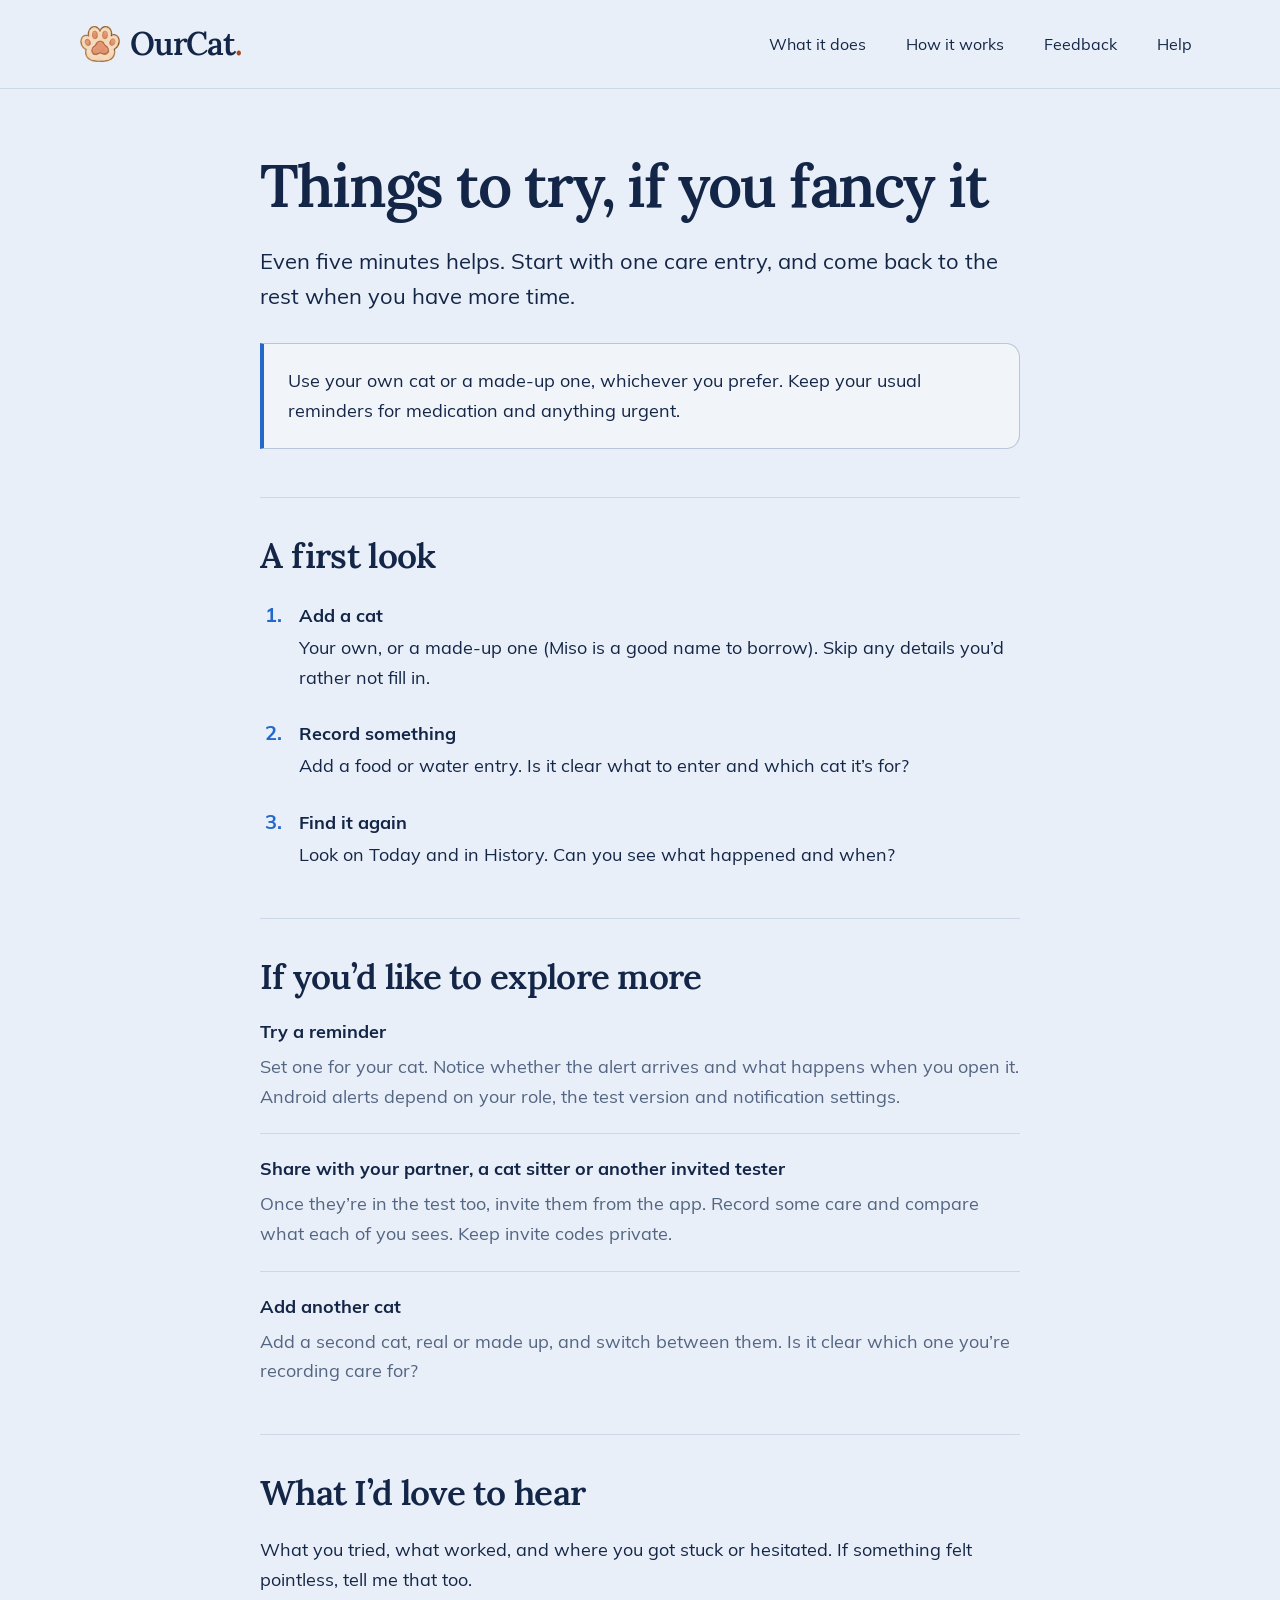
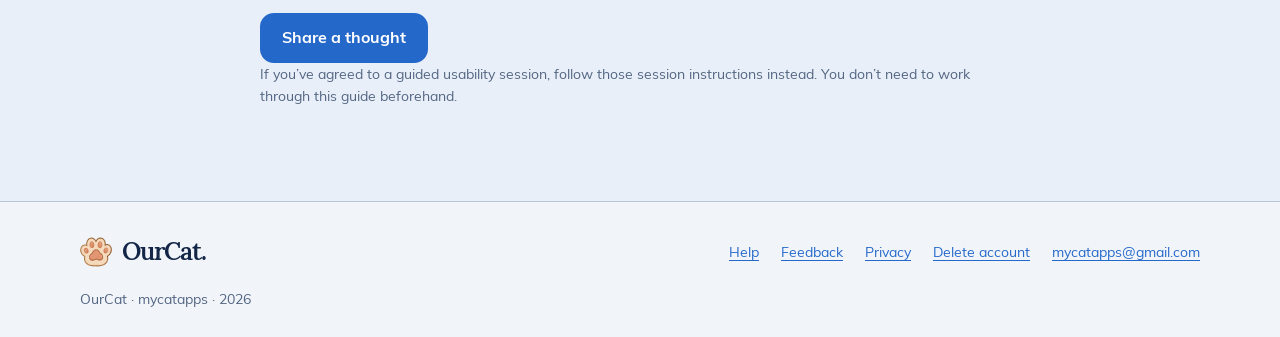
<file: guide.html>
<!doctype html>
<html lang="en-GB">
<head>
<meta charset="utf-8"><meta name="viewport" content="width=device-width, initial-scale=1">
<title>Things to try · OurCat</title><meta name="description" content="Optional testing ideas for OurCat: record care, check History, try a reminder or share care with another invited tester.">
<meta name="theme-color" content="#E8EFF8"><meta name="robots" content="noindex,follow">
<meta property="og:type" content="website"><meta property="og:site_name" content="OurCat"><meta property="og:locale" content="en_GB">
<meta property="og:title" content="Things to try · OurCat"><meta property="og:description" content="Optional testing ideas for OurCat: record care, check History, try a reminder or share care with another invited tester.">
<meta property="og:url" content="https://ourcat.app/guide"><meta property="og:image" content="https://ourcat.app/assets/share.png"><meta property="og:image:width" content="1200"><meta property="og:image:height" content="630"><meta property="og:image:alt" content="A photo of Tokyo, a black-and-white cat, beside the words: OurCat. Keep track of your cat’s care. Free early access, by invitation."><meta name="twitter:card" content="summary_large_image">
<link rel="icon" href="assets/favicon.svg" type="image/svg+xml"><link rel="stylesheet" href="site.css"><link rel="preload" href="assets/fonts/Mulish-Regular.woff2" as="font" type="font/woff2" crossorigin><link rel="preload" href="assets/fonts/Mulish-SemiBold.woff2" as="font" type="font/woff2" crossorigin><link rel="preload" href="assets/fonts/Mulish-Bold.woff2" as="font" type="font/woff2" crossorigin><link rel="preload" href="assets/fonts/Lora-SemiBold.woff2" as="font" type="font/woff2" crossorigin>
</head>
<body>
<a class="skip" href="#main">Skip to content</a>
<header class="site-header"><div class="wrap header-inner"><a class="brand" href="/" aria-label="OurCat home"><img class="brand-mark" src="assets/paw.webp" width="40" height="40" alt="">OurCat<span aria-hidden="true">.</span></a><nav aria-label="Main navigation"><a href="features">What it does</a><a href="test">How it works</a><a href="feedback">Feedback</a><a href="help">Help</a></nav></div></header>
<main id="main" tabindex="-1" class="wrap reading">
<div class="page-intro"><h1>Things to try, if you fancy it</h1><p class="lead">Even five minutes helps. Start with one care entry, and come back to the rest when you have more time.</p></div>
<aside class="note"><p>Use your own cat or a made-up one, whichever you prefer. Keep your usual reminders for medication and anything urgent.</p></aside>
<section class="section"><h2>A first look</h2><ol class="steps"><li><h3>Add a cat</h3><p>Your own, or a made-up one (Miso is a good name to borrow). Skip any details you’d rather not fill in.</p></li><li><h3>Record something</h3><p>Add a food or water entry. Is it clear what to enter and which cat it’s for?</p></li><li><h3>Find it again</h3><p>Look on Today and in History. Can you see what happened and when?</p></li></ol></section>
<section class="section"><h2>If you’d like to explore more</h2><dl class="feature-list"><div><dt>Try a reminder</dt><dd>Set one for your cat. Notice whether the alert arrives and what happens when you open it. Android alerts depend on your role, the test version and notification settings.</dd></div><div><dt>Share with your partner, a cat sitter or another invited tester</dt><dd>Once they’re in the test too, invite them from the app. Record some care and compare what each of you sees. Keep invite codes private.</dd></div><div><dt>Add another cat</dt><dd>Add a second cat, real or made up, and switch between them. Is it clear which one you’re recording care for?</dd></div></dl></section>
<section class="section"><h2>What I’d love to hear</h2><p>What you tried, what worked, and where you got stuck or hesitated. If something felt pointless, tell me that too.</p><a class="button" href="feedback">Share a thought</a></section><p class="fine">If you’ve agreed to a guided usability session, follow those session instructions instead. You don’t need to work through this guide beforehand.</p>

</main>
<footer class="site-footer"><div class="wrap footer-inner"><a class="brand footer-brand" href="/"><img class="brand-mark" src="assets/paw.webp" width="32" height="32" alt="">OurCat.</a><nav aria-label="Footer navigation"><a href="help">Help</a><a href="feedback">Feedback</a><a href="privacy">Privacy</a><a href="delete-account">Delete account</a><a href="mailto:mycatapps@gmail.com">mycatapps@gmail.com</a></nav><p class="fine">OurCat · mycatapps · 2026</p></div></footer>
</body></html>
</file>
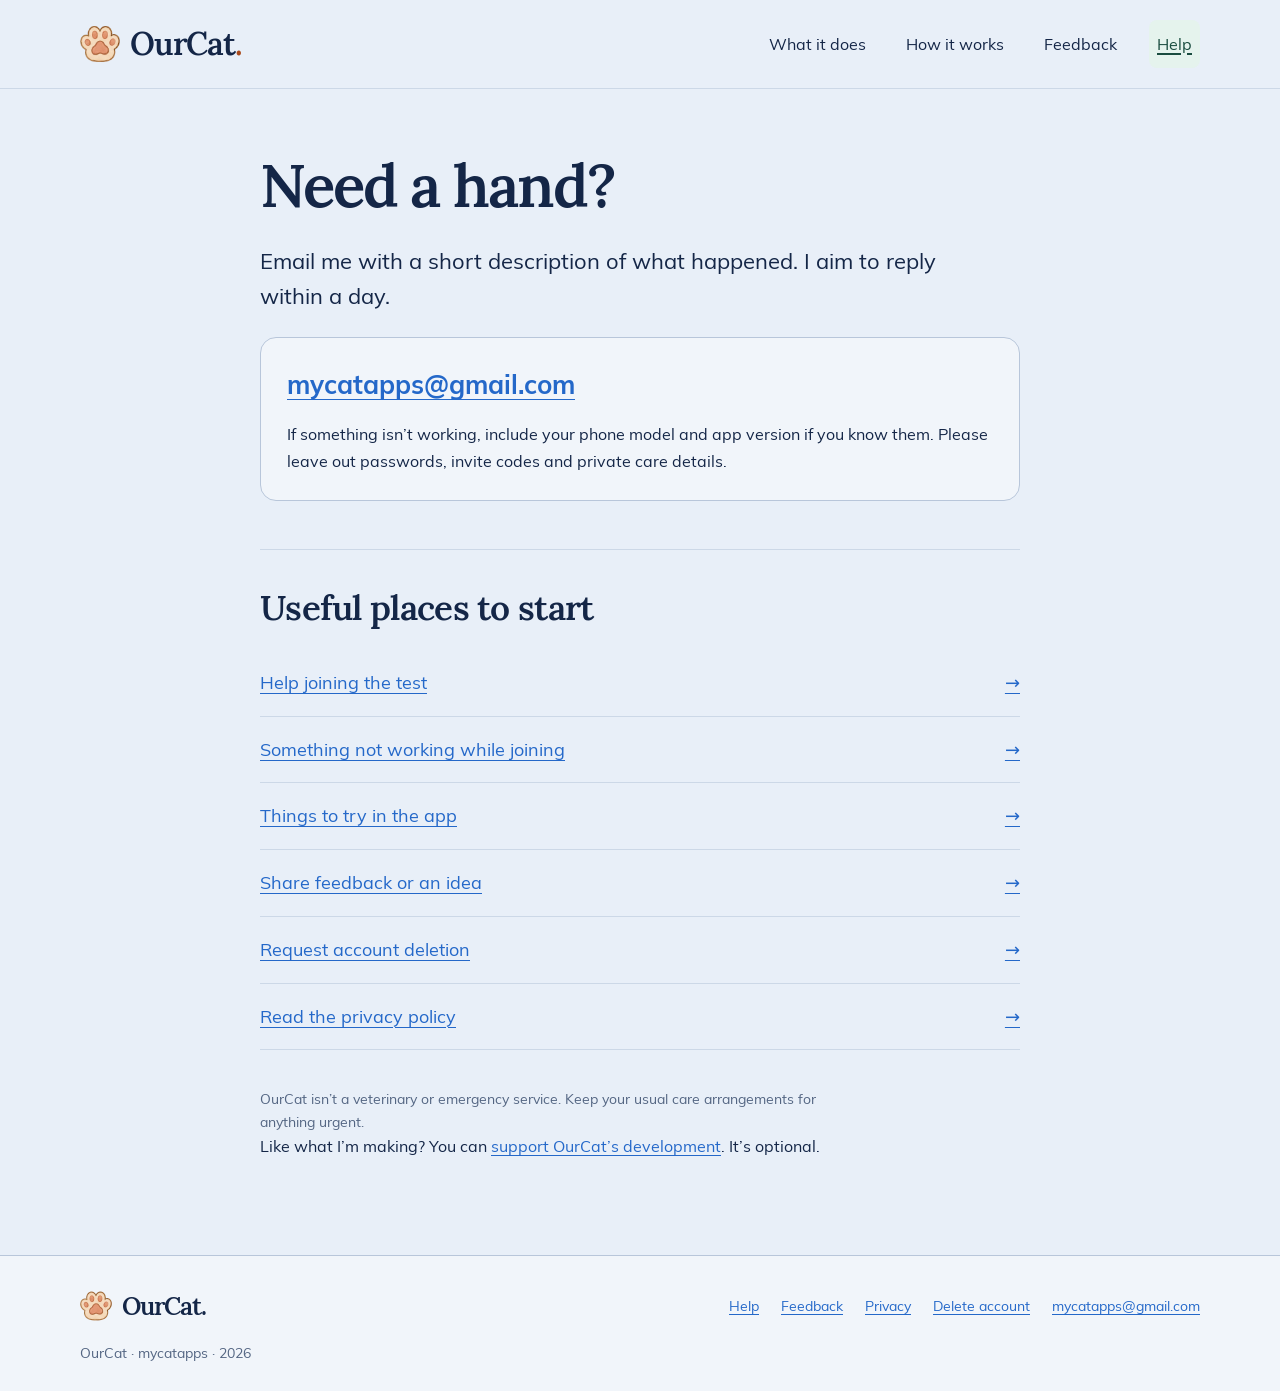
<file: help.html>
<!doctype html>
<html lang="en-GB">
<head>
<meta charset="utf-8"><meta name="viewport" content="width=device-width, initial-scale=1">
<title>Help with OurCat</title><meta name="description" content="Get help with joining the OurCat test, using the app, sharing feedback or deleting your account.">
<meta name="theme-color" content="#E8EFF8"><link rel="canonical" href="https://ourcat.app/help">
<meta property="og:type" content="website"><meta property="og:site_name" content="OurCat"><meta property="og:locale" content="en_GB">
<meta property="og:title" content="Help with OurCat"><meta property="og:description" content="Get help with joining the OurCat test, using the app, sharing feedback or deleting your account.">
<meta property="og:url" content="https://ourcat.app/help"><meta property="og:image" content="https://ourcat.app/assets/share.png"><meta property="og:image:width" content="1200"><meta property="og:image:height" content="630"><meta property="og:image:alt" content="A photo of Tokyo, a black-and-white cat, beside the words: OurCat. Keep track of your cat’s care. Free early access, by invitation."><meta name="twitter:card" content="summary_large_image">
<link rel="icon" href="assets/favicon.svg" type="image/svg+xml"><link rel="stylesheet" href="site.css"><link rel="preload" href="assets/fonts/Mulish-Regular.woff2" as="font" type="font/woff2" crossorigin><link rel="preload" href="assets/fonts/Mulish-SemiBold.woff2" as="font" type="font/woff2" crossorigin><link rel="preload" href="assets/fonts/Mulish-Bold.woff2" as="font" type="font/woff2" crossorigin><link rel="preload" href="assets/fonts/Lora-SemiBold.woff2" as="font" type="font/woff2" crossorigin>
</head>
<body>
<a class="skip" href="#main">Skip to content</a>
<header class="site-header"><div class="wrap header-inner"><a class="brand" href="/" aria-label="OurCat home"><img class="brand-mark" src="assets/paw.webp" width="40" height="40" alt="">OurCat<span aria-hidden="true">.</span></a><nav aria-label="Main navigation"><a href="features">What it does</a><a href="test">How it works</a><a href="feedback">Feedback</a><a href="help" aria-current="page">Help</a></nav></div></header>
<main id="main" tabindex="-1" class="wrap reading">
<div class="page-intro"><h1>Need a hand?</h1><p class="lead">Email me with a short description of what happened. I aim to reply within a day.</p></div>
<div class="contact"><a href="mailto:mycatapps@gmail.com">mycatapps@gmail.com</a><p>If something isn’t working, include your phone model and app version if you know them. Please leave out passwords, invite codes and private care details.</p></div>
<section class="section"><h2>Useful places to start</h2><ul class="link-list"><li><a href="join"><span>Help joining the test</span><span aria-hidden="true">→</span></a></li><li><a href="join#trouble"><span>Something not working while joining</span><span aria-hidden="true">→</span></a></li><li><a href="guide"><span>Things to try in the app</span><span aria-hidden="true">→</span></a></li><li><a href="feedback"><span>Share feedback or an idea</span><span aria-hidden="true">→</span></a></li><li><a href="delete-account"><span>Request account deletion</span><span aria-hidden="true">→</span></a></li><li><a href="privacy"><span>Read the privacy policy</span><span aria-hidden="true">→</span></a></li></ul></section>
<p class="fine end-note">OurCat isn’t a veterinary or emergency service. Keep your usual care arrangements for anything urgent.</p>
<p class="small">Like what I’m making? You can <a href="contribute">support OurCat’s development</a>. It’s optional.</p>

</main>
<footer class="site-footer"><div class="wrap footer-inner"><a class="brand footer-brand" href="/"><img class="brand-mark" src="assets/paw.webp" width="32" height="32" alt="">OurCat.</a><nav aria-label="Footer navigation"><a href="help">Help</a><a href="feedback">Feedback</a><a href="privacy">Privacy</a><a href="delete-account">Delete account</a><a href="mailto:mycatapps@gmail.com">mycatapps@gmail.com</a></nav><p class="fine">OurCat · mycatapps · 2026</p></div></footer>
</body></html>
</file>
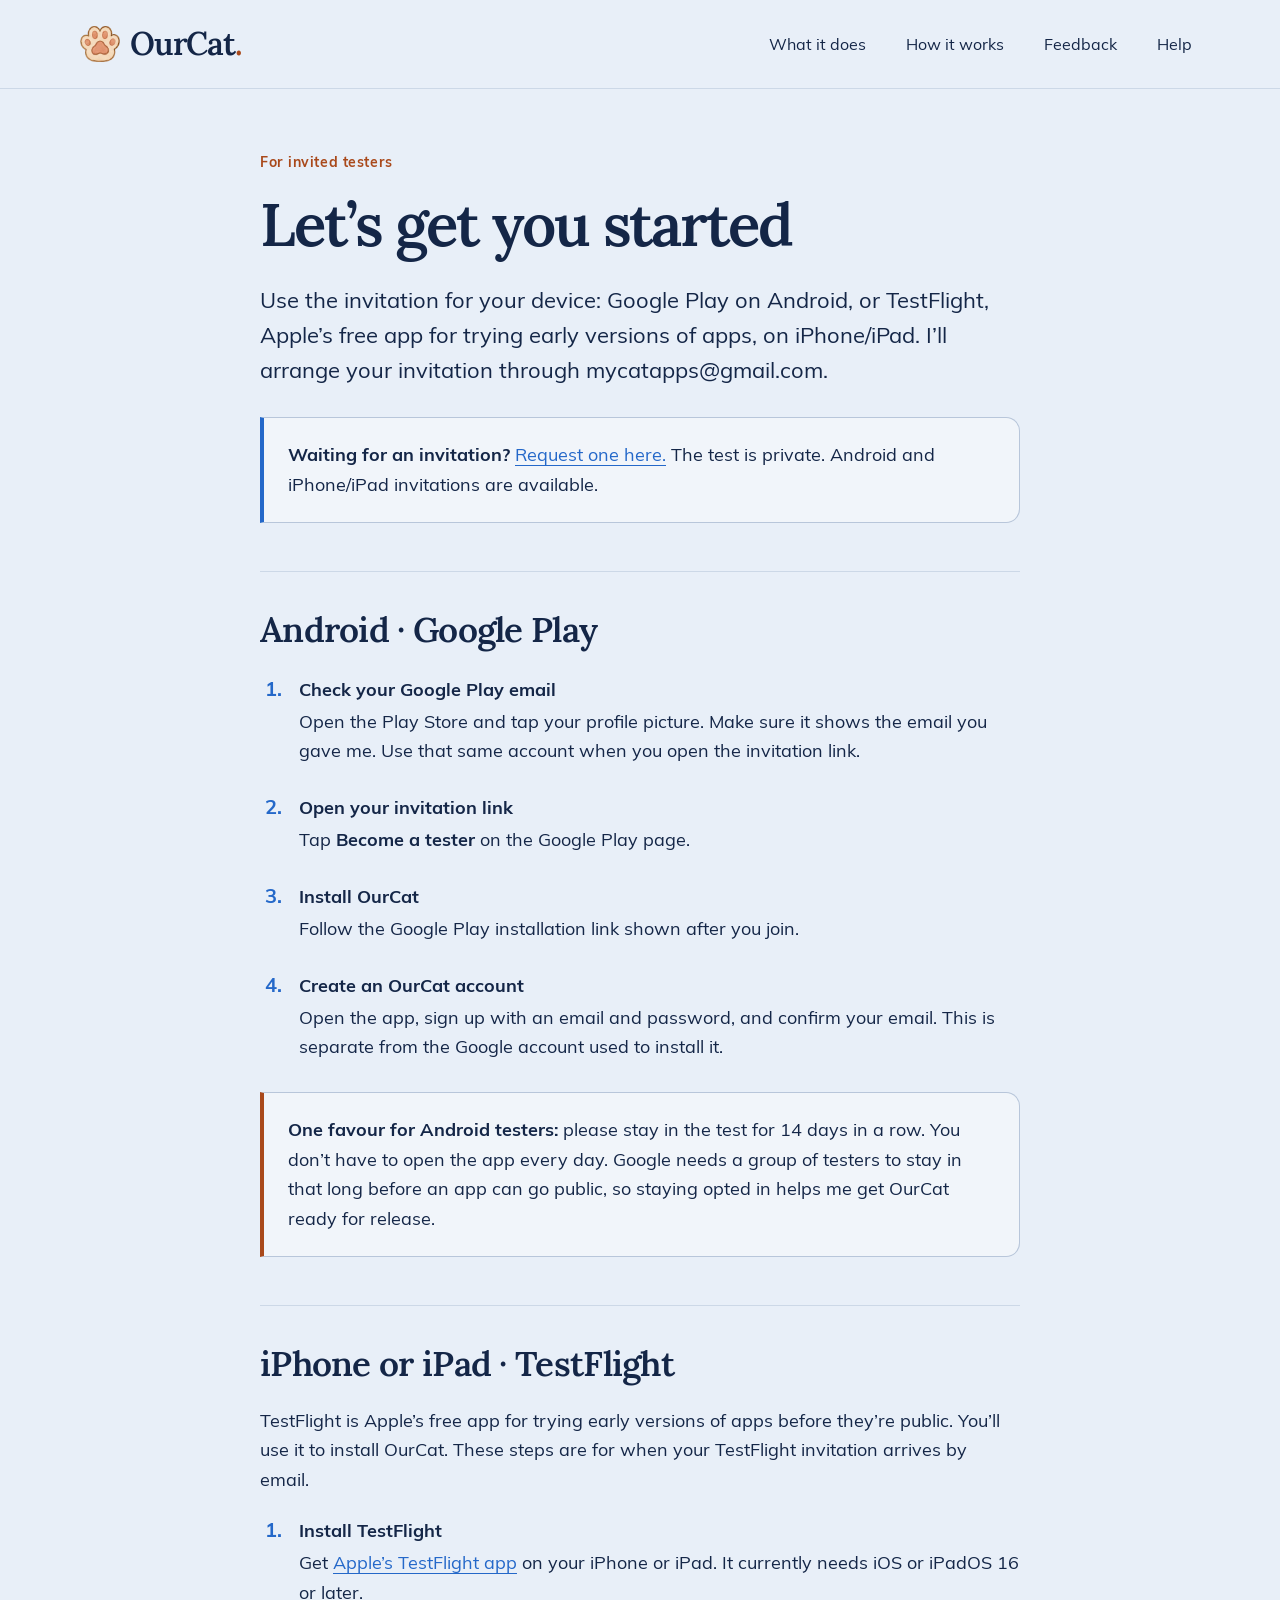
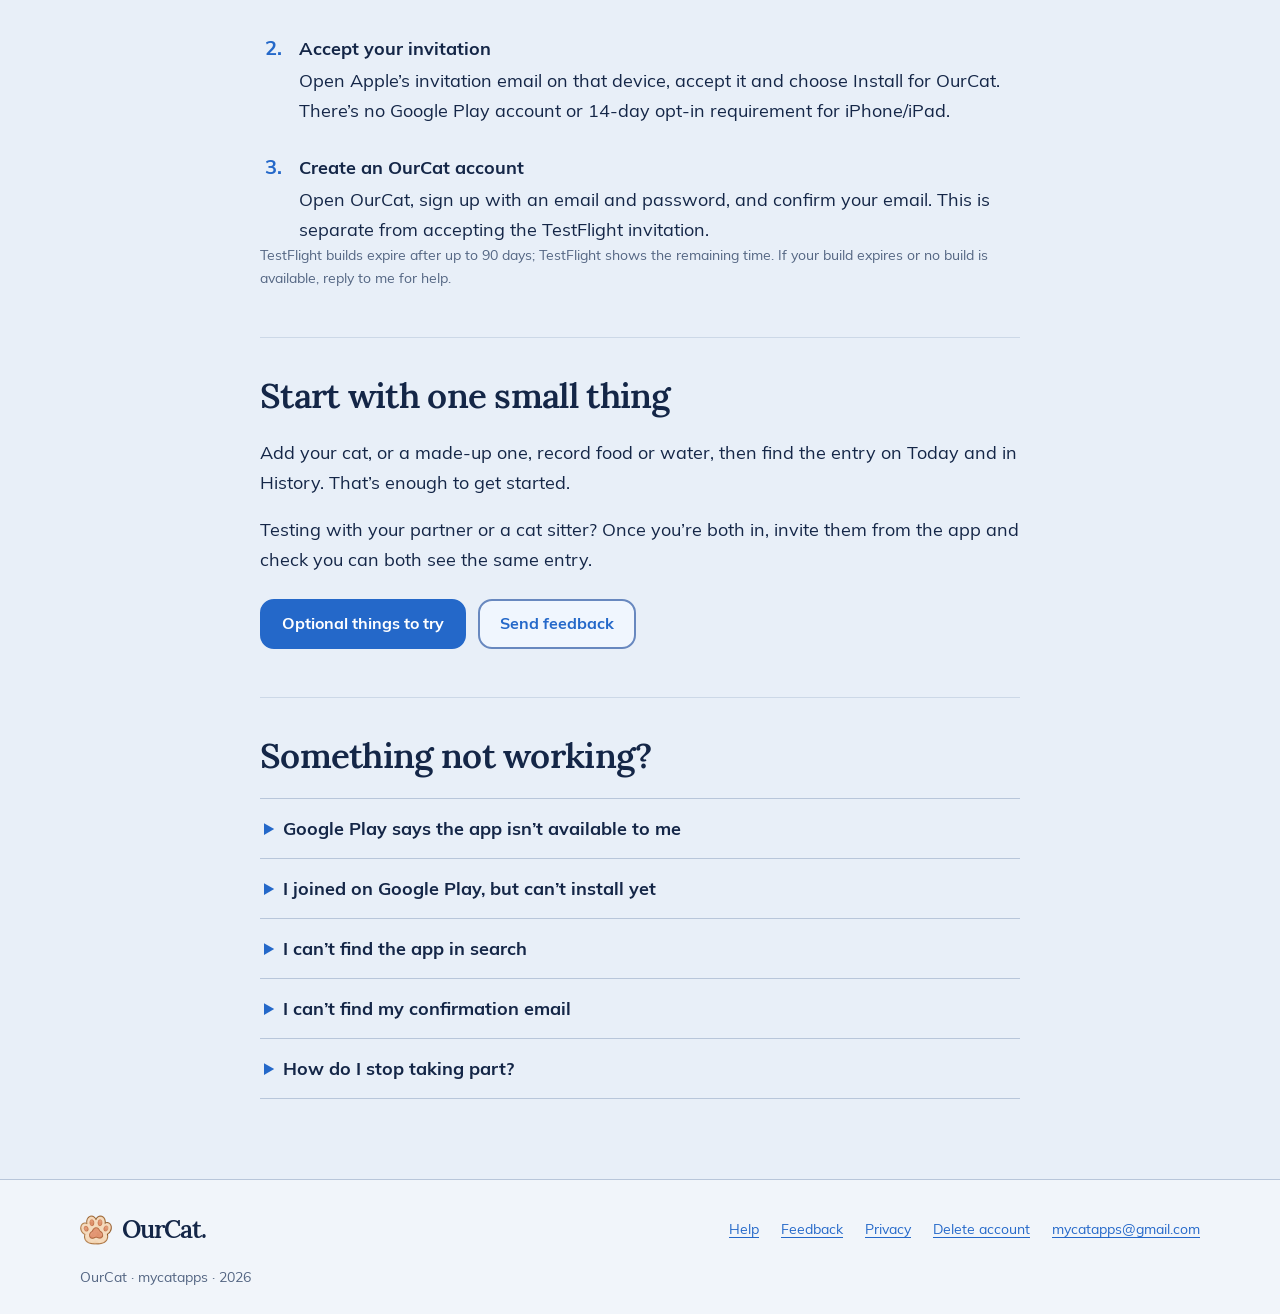
<file: join.html>
<!doctype html>
<html lang="en-GB">
<head>
<meta charset="utf-8"><meta name="viewport" content="width=device-width, initial-scale=1">
<title>Join the OurCat test</title><meta name="description" content="Joining instructions for invited OurCat testers on Android with Google Play or iPhone and iPad with TestFlight.">
<meta name="theme-color" content="#E8EFF8"><meta name="robots" content="noindex,follow">
<meta property="og:type" content="website"><meta property="og:site_name" content="OurCat"><meta property="og:locale" content="en_GB">
<meta property="og:title" content="Join the OurCat test"><meta property="og:description" content="Joining instructions for invited OurCat testers on Android with Google Play or iPhone and iPad with TestFlight.">
<meta property="og:url" content="https://ourcat.app/join"><meta property="og:image" content="https://ourcat.app/assets/share.png"><meta property="og:image:width" content="1200"><meta property="og:image:height" content="630"><meta property="og:image:alt" content="A photo of Tokyo, a black-and-white cat, beside the words: OurCat. Keep track of your cat’s care. Free early access, by invitation."><meta name="twitter:card" content="summary_large_image">
<link rel="icon" href="assets/favicon.svg" type="image/svg+xml"><link rel="stylesheet" href="site.css"><link rel="preload" href="assets/fonts/Mulish-Regular.woff2" as="font" type="font/woff2" crossorigin><link rel="preload" href="assets/fonts/Mulish-SemiBold.woff2" as="font" type="font/woff2" crossorigin><link rel="preload" href="assets/fonts/Mulish-Bold.woff2" as="font" type="font/woff2" crossorigin><link rel="preload" href="assets/fonts/Lora-SemiBold.woff2" as="font" type="font/woff2" crossorigin>
</head>
<body>
<a class="skip" href="#main">Skip to content</a>
<header class="site-header"><div class="wrap header-inner"><a class="brand" href="/" aria-label="OurCat home"><img class="brand-mark" src="assets/paw.webp" width="40" height="40" alt="">OurCat<span aria-hidden="true">.</span></a><nav aria-label="Main navigation"><a href="features">What it does</a><a href="test">How it works</a><a href="feedback">Feedback</a><a href="help">Help</a></nav></div></header>
<main id="main" tabindex="-1" class="wrap reading">
<div class="page-intro"><p class="eyebrow">For invited testers</p><h1>Let’s get you started</h1><p class="lead">Use the invitation for your device: Google Play on Android, or TestFlight, Apple’s free app for trying early versions of apps, on iPhone/iPad. I’ll arrange your invitation through mycatapps@gmail.com.</p></div>
<aside class="note"><p><strong>Waiting for an invitation?</strong> <a href="test">Request one here.</a> The test is private. Android and iPhone/iPad invitations are available.</p></aside>
<section class="section" id="android"><h2>Android · Google Play</h2><ol class="steps"><li><h3>Check your Google Play email</h3><p>Open the Play Store and tap your profile picture. Make sure it shows the email you gave me. Use that same account when you open the invitation link.</p></li><li><h3>Open your invitation link</h3><p>Tap <strong>Become a tester</strong> on the Google Play page.</p></li><li><h3>Install OurCat</h3><p>Follow the Google Play installation link shown after you join.</p></li><li><h3>Create an OurCat account</h3><p>Open the app, sign up with an email and password, and confirm your email. This is separate from the Google account used to install it.</p></li></ol><aside class="note note-ask"><p><strong>One favour for Android testers:</strong> please stay in the test for 14 days in a row. You don’t have to open the app every day. Google needs a group of testers to stay in that long before an app can go public, so staying opted in helps me get OurCat ready for release.</p></aside></section>
<section class="section" id="ios"><h2>iPhone or iPad · TestFlight</h2><p>TestFlight is Apple’s free app for trying early versions of apps before they’re public. You’ll use it to install OurCat. These steps are for when your TestFlight invitation arrives by email.</p><ol class="steps"><li><h3>Install TestFlight</h3><p>Get <a href="https://apps.apple.com/gb/app/testflight/id899247664">Apple’s TestFlight app</a> on your iPhone or iPad. It currently needs iOS or iPadOS 16 or later.</p></li><li><h3>Accept your invitation</h3><p>Open Apple’s invitation email on that device, accept it and choose Install for OurCat. There’s no Google Play account or 14-day opt-in requirement for iPhone/iPad.</p></li><li><h3>Create an OurCat account</h3><p>Open OurCat, sign up with an email and password, and confirm your email. This is separate from accepting the TestFlight invitation.</p></li></ol><p class="fine">TestFlight builds expire after up to 90 days; TestFlight shows the remaining time. If your build expires or no build is available, reply to me for help.</p></section>
<section class="section"><h2>Start with one small thing</h2><p>Add your cat, or a made-up one, record food or water, then find the entry on Today and in History. That’s enough to get started.</p><p>Testing with your partner or a cat sitter? Once you’re both in, invite them from the app and check you can both see the same entry.</p><div class="actions"><a class="button" href="guide">Optional things to try</a><a class="button secondary" href="feedback">Send feedback</a></div></section>
<section class="section" id="trouble"><h2>Something not working?</h2><details><summary>Google Play says the app isn’t available to me</summary><div class="answer"><p>Check the Google account in both your browser and the Play Store. It must match the one in your invitation. Also check your Play country is eligible. If those match, reply to the invitation with the message you see.</p></div></details><details><summary>I joined on Google Play, but can’t install yet</summary><div class="answer"><p>Try your invitation link again a little later. If it still doesn’t work, reply to the invitation email.</p></div></details><details><summary>I can’t find the app in search</summary><div class="answer"><p>On Android, use the joining link in your invitation, then the installation link Google Play shows. On iPhone/iPad, use your TestFlight invitation. This is not a public App Store release.</p></div></details><details><summary>I can’t find my confirmation email</summary><div class="answer"><p>Look for the confirmation email sent after you signed up. Check your spam folder and the address shown in the app. If it hasn’t arrived, choose <strong>Send another link</strong> when the countdown ends, or correct the address if it is wrong. After opening the link, return to OurCat; tap <strong>Check again</strong> if you’re still waiting. If that doesn’t help, email <a href="mailto:mycatapps@gmail.com">mycatapps@gmail.com</a>. Never send your password or confirmation link.</p></div></details><details><summary>How do I stop taking part?</summary><div class="answer"><p>You can leave at any time. On Android, open the joining link and leave the Google Play test. On iPhone/iPad, open OurCat in TestFlight and choose Stop Testing. Email me if you’d like test messages to stop. Leaving the test or uninstalling doesn’t delete your OurCat account; <a href="delete-account">request account deletion separately</a>.</p></div></details></section>
</main>
<footer class="site-footer"><div class="wrap footer-inner"><a class="brand footer-brand" href="/"><img class="brand-mark" src="assets/paw.webp" width="32" height="32" alt="">OurCat.</a><nav aria-label="Footer navigation"><a href="help">Help</a><a href="feedback">Feedback</a><a href="privacy">Privacy</a><a href="delete-account">Delete account</a><a href="mailto:mycatapps@gmail.com">mycatapps@gmail.com</a></nav><p class="fine">OurCat · mycatapps · 2026</p></div></footer>
</body></html>
</file>
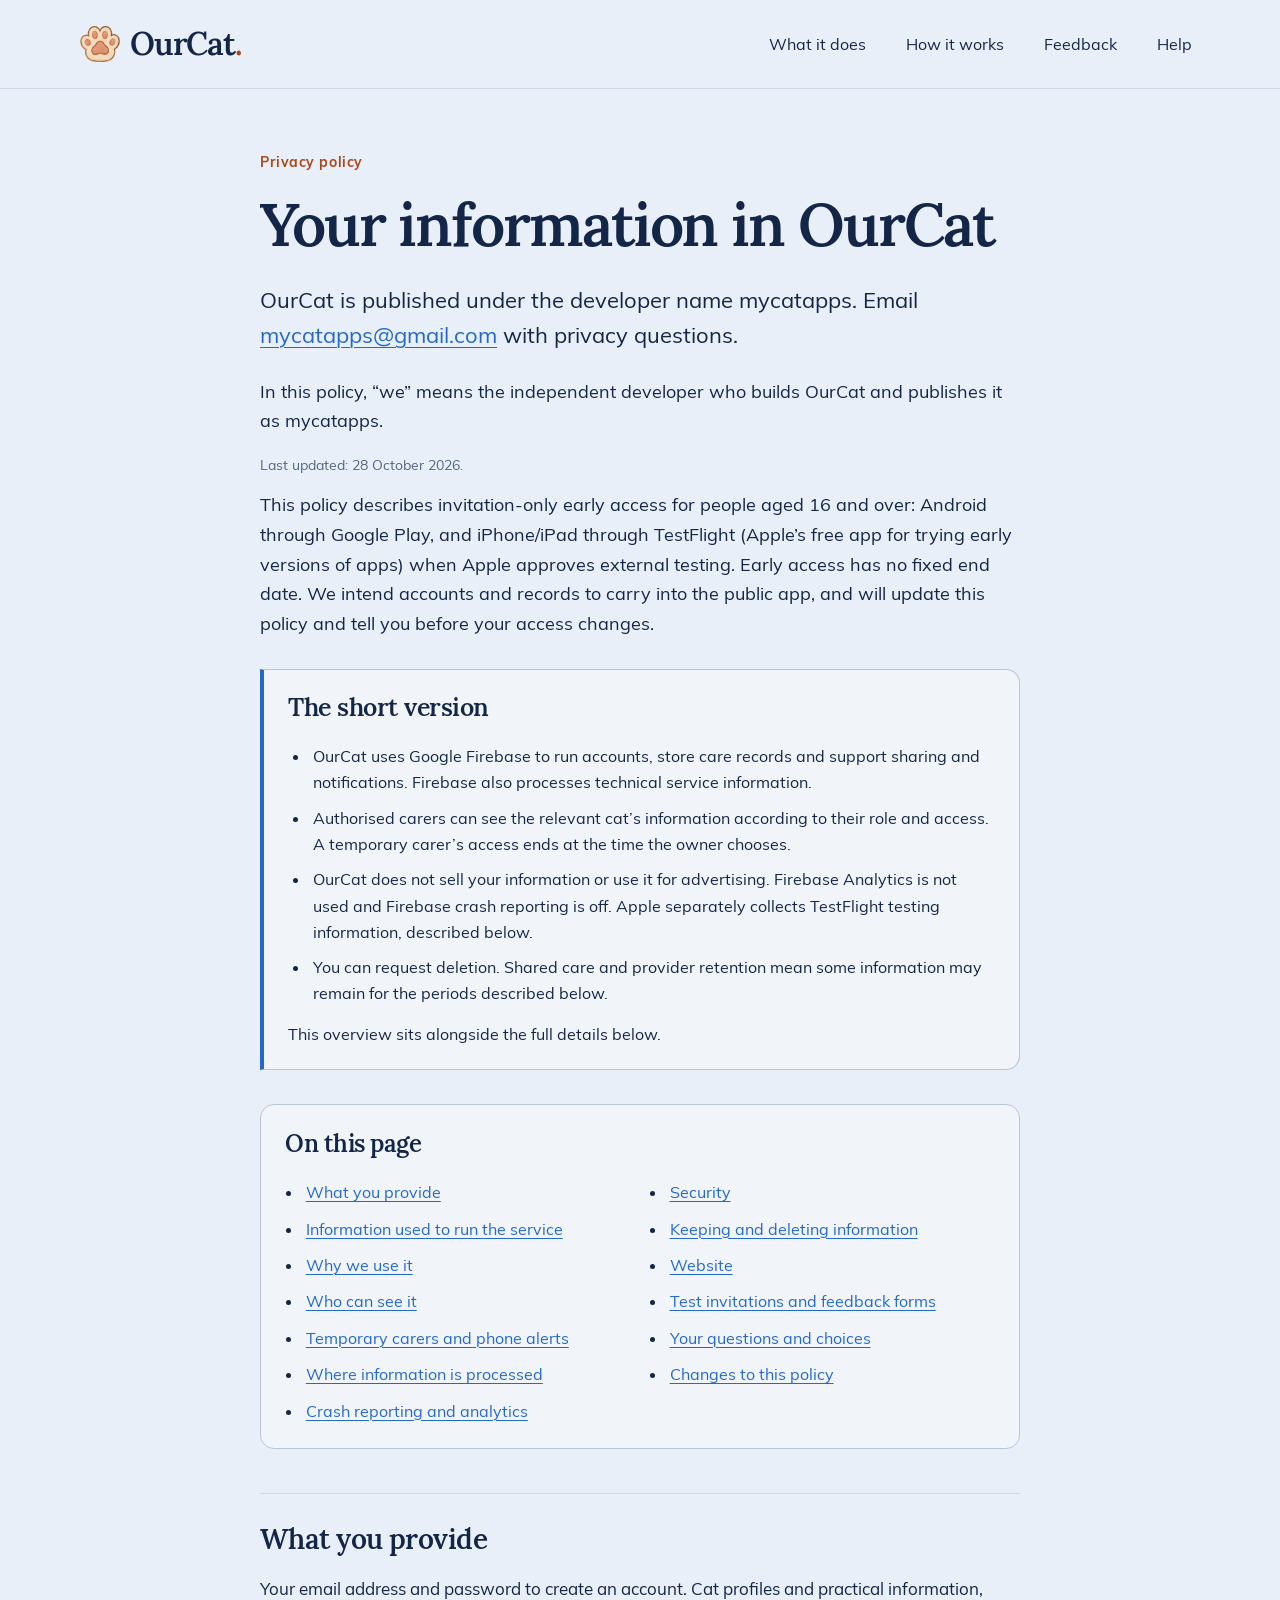
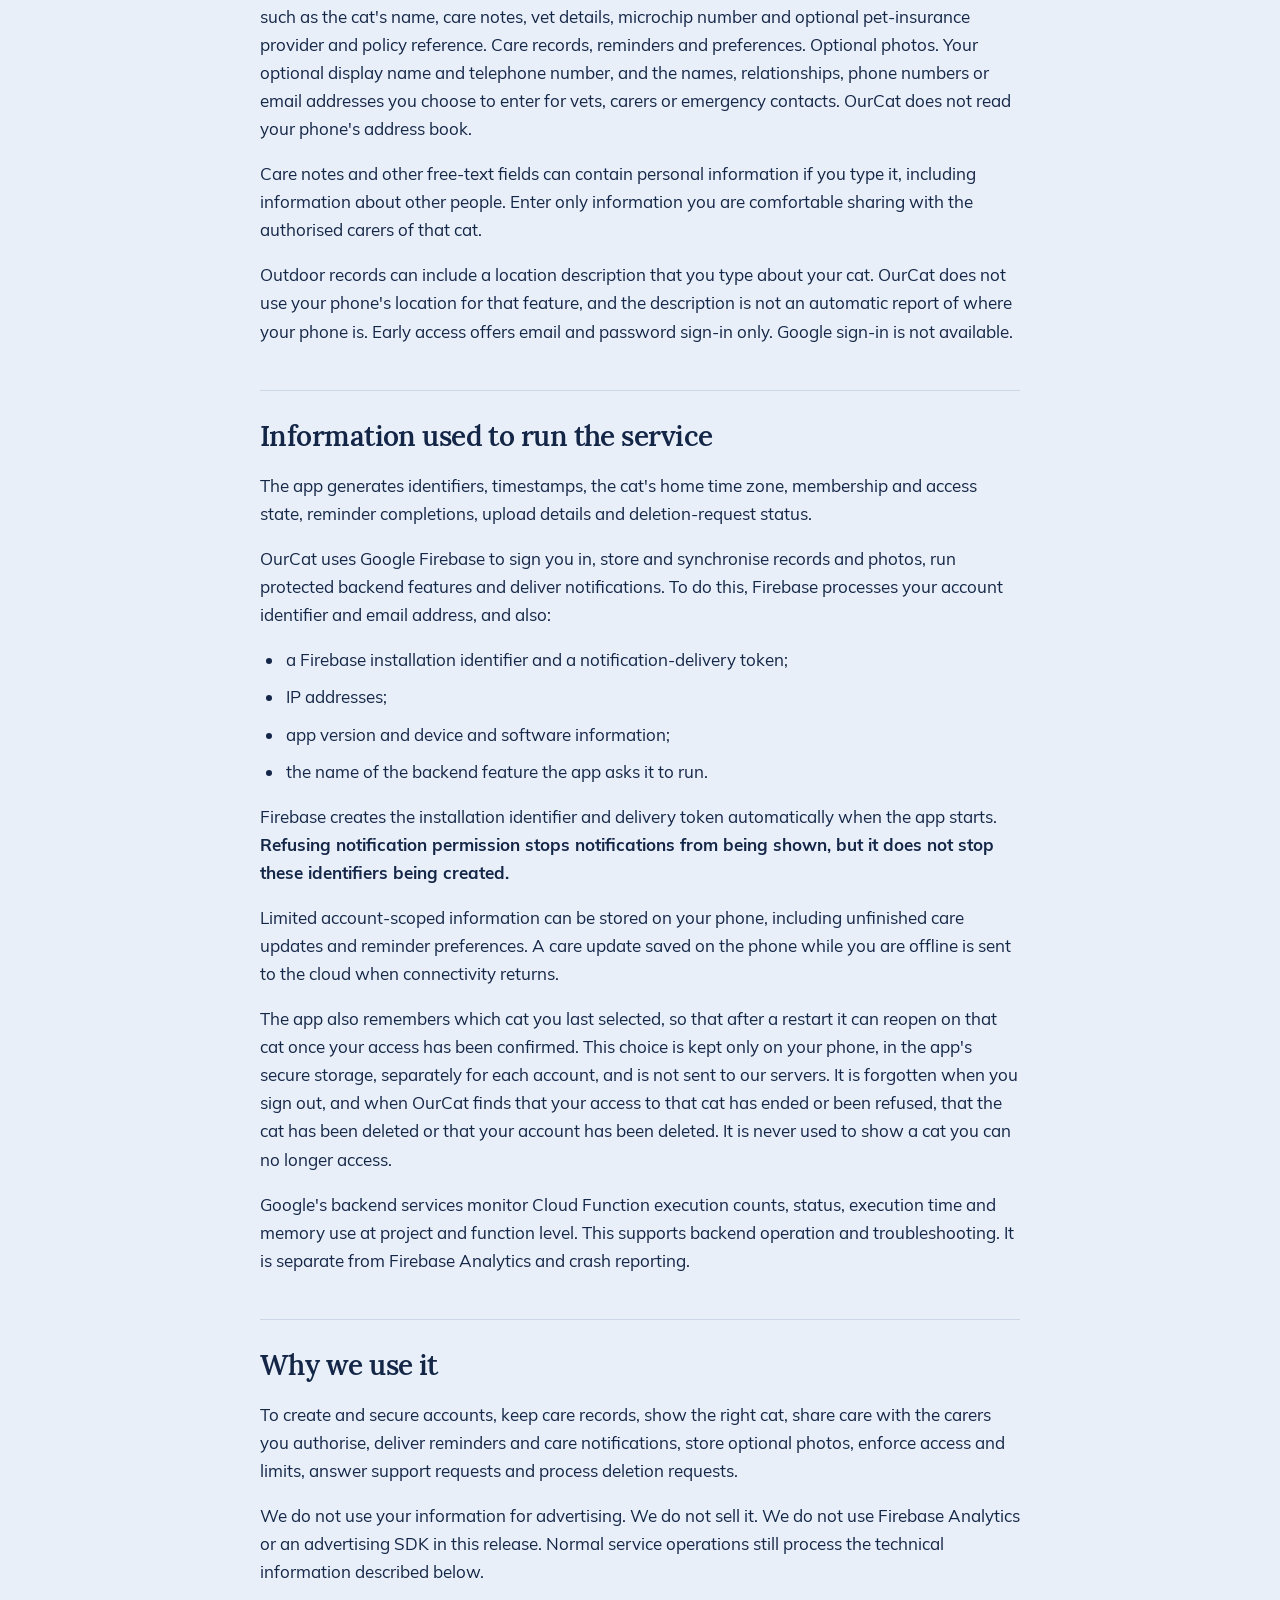
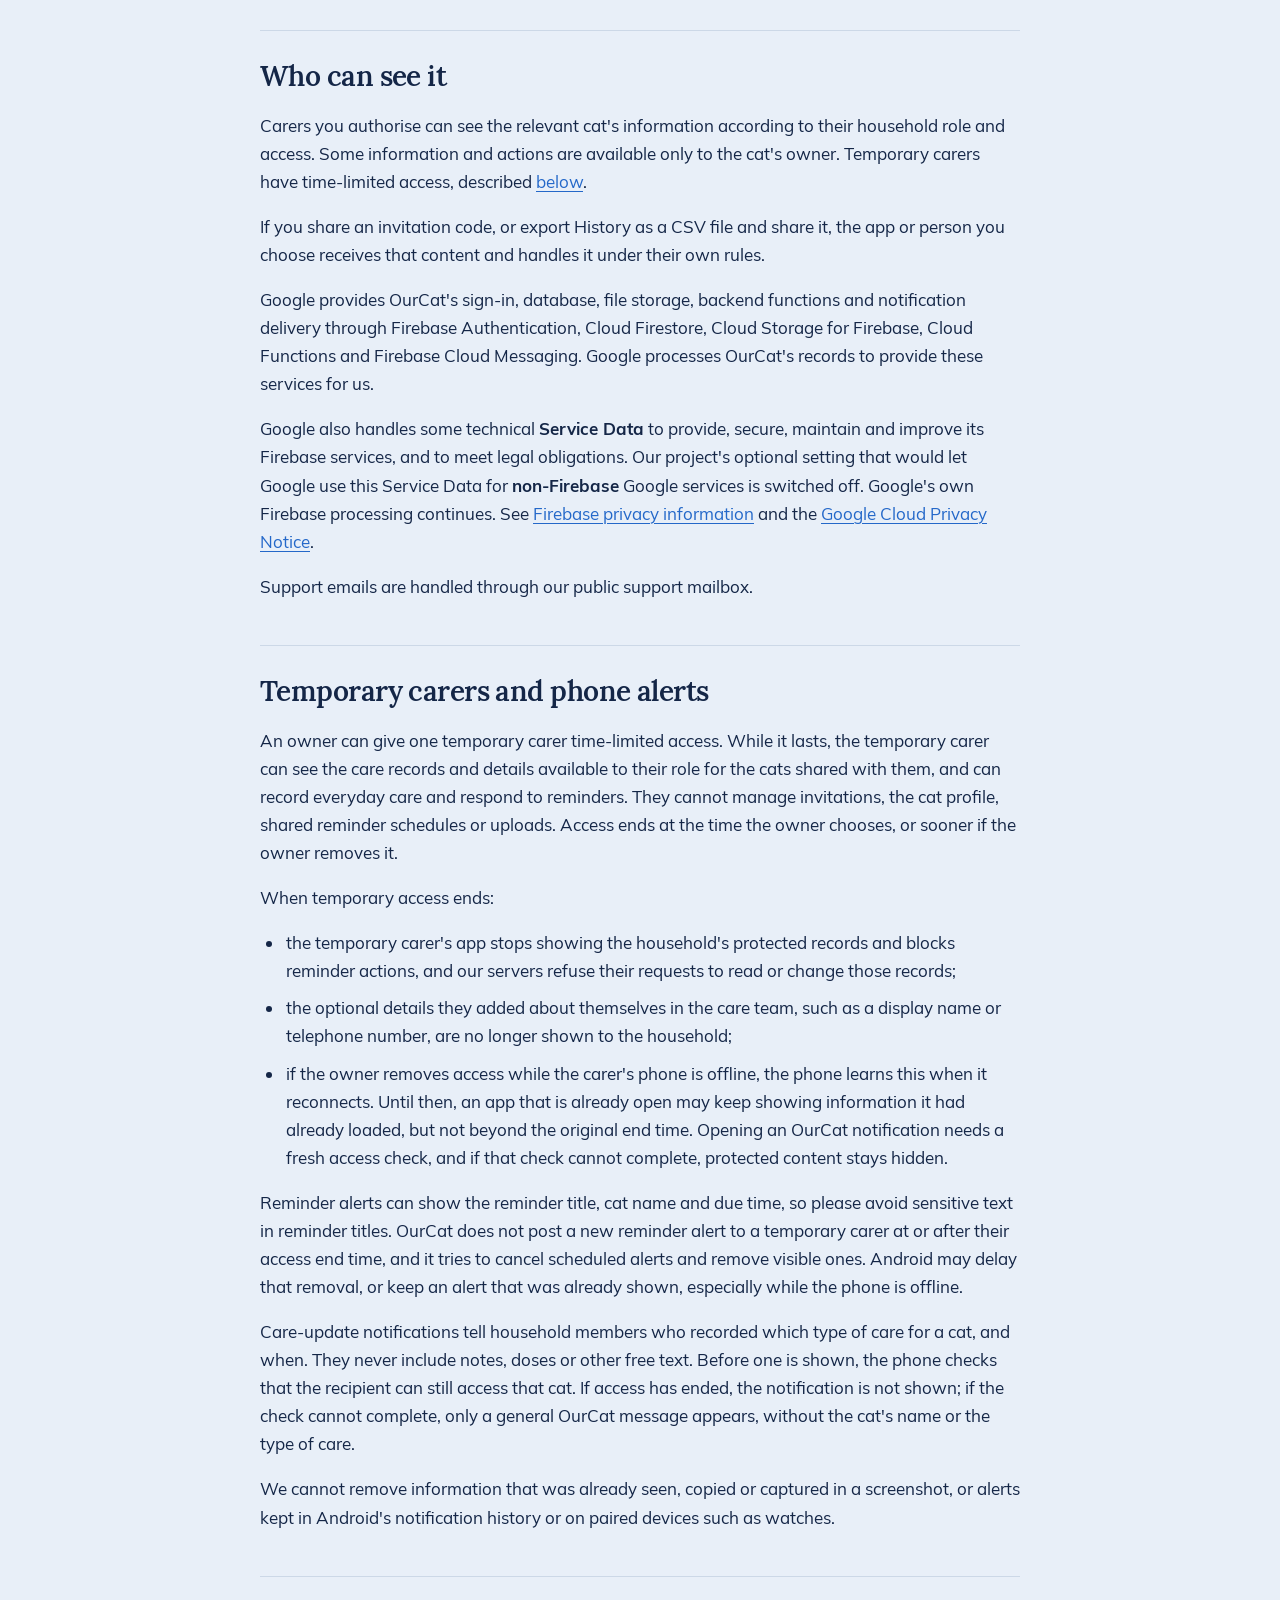
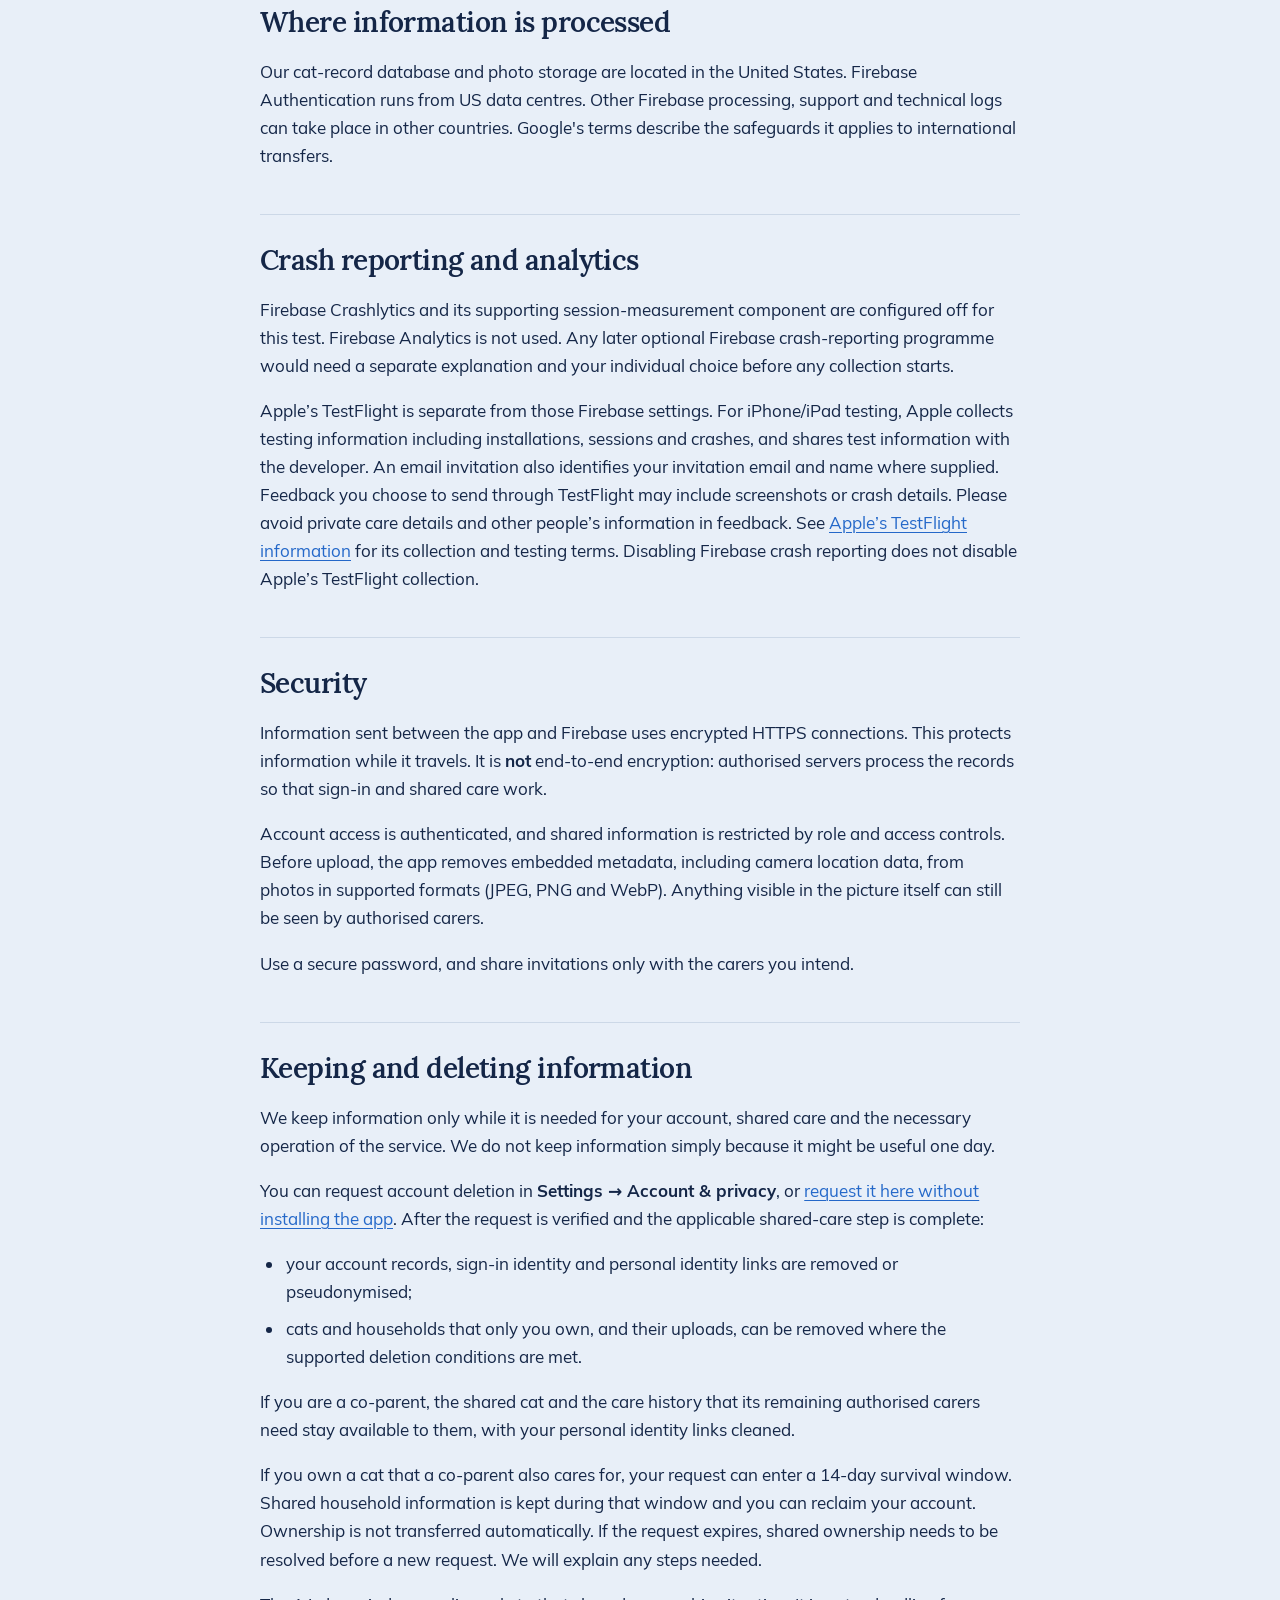
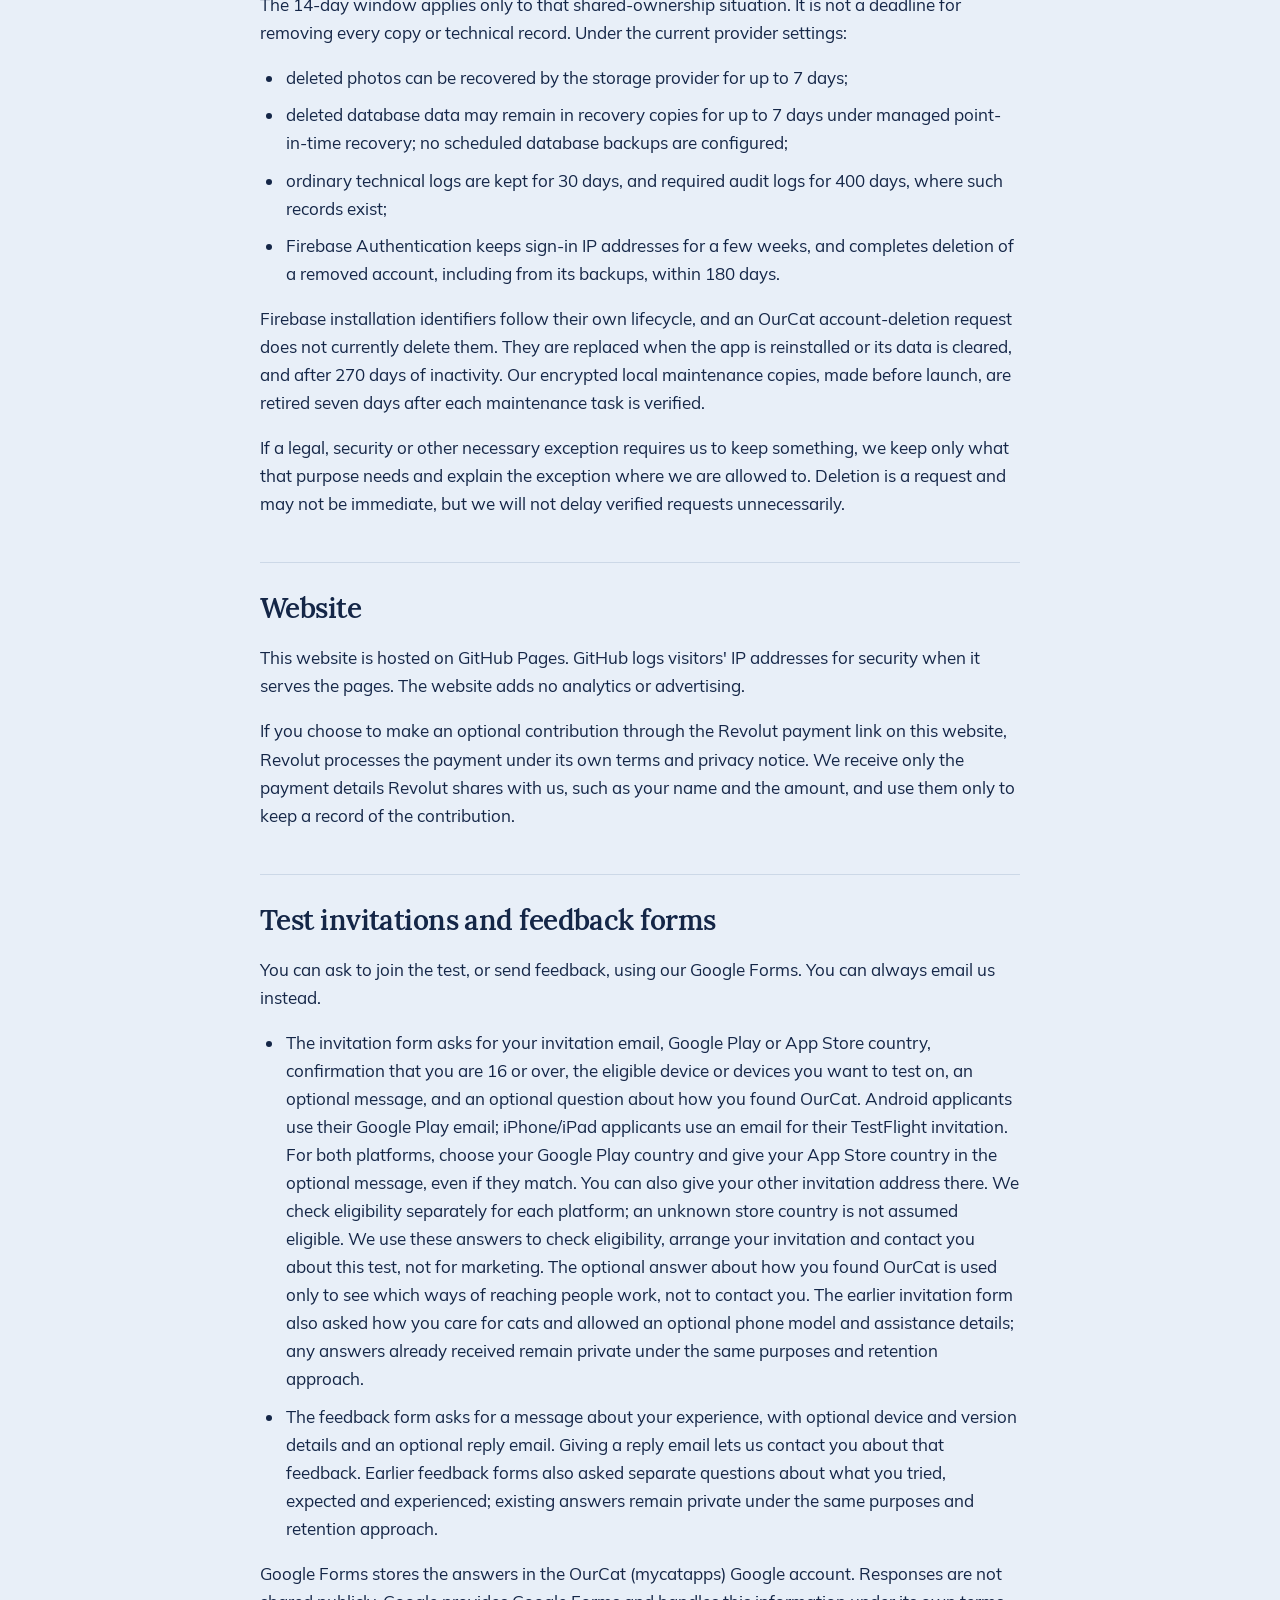
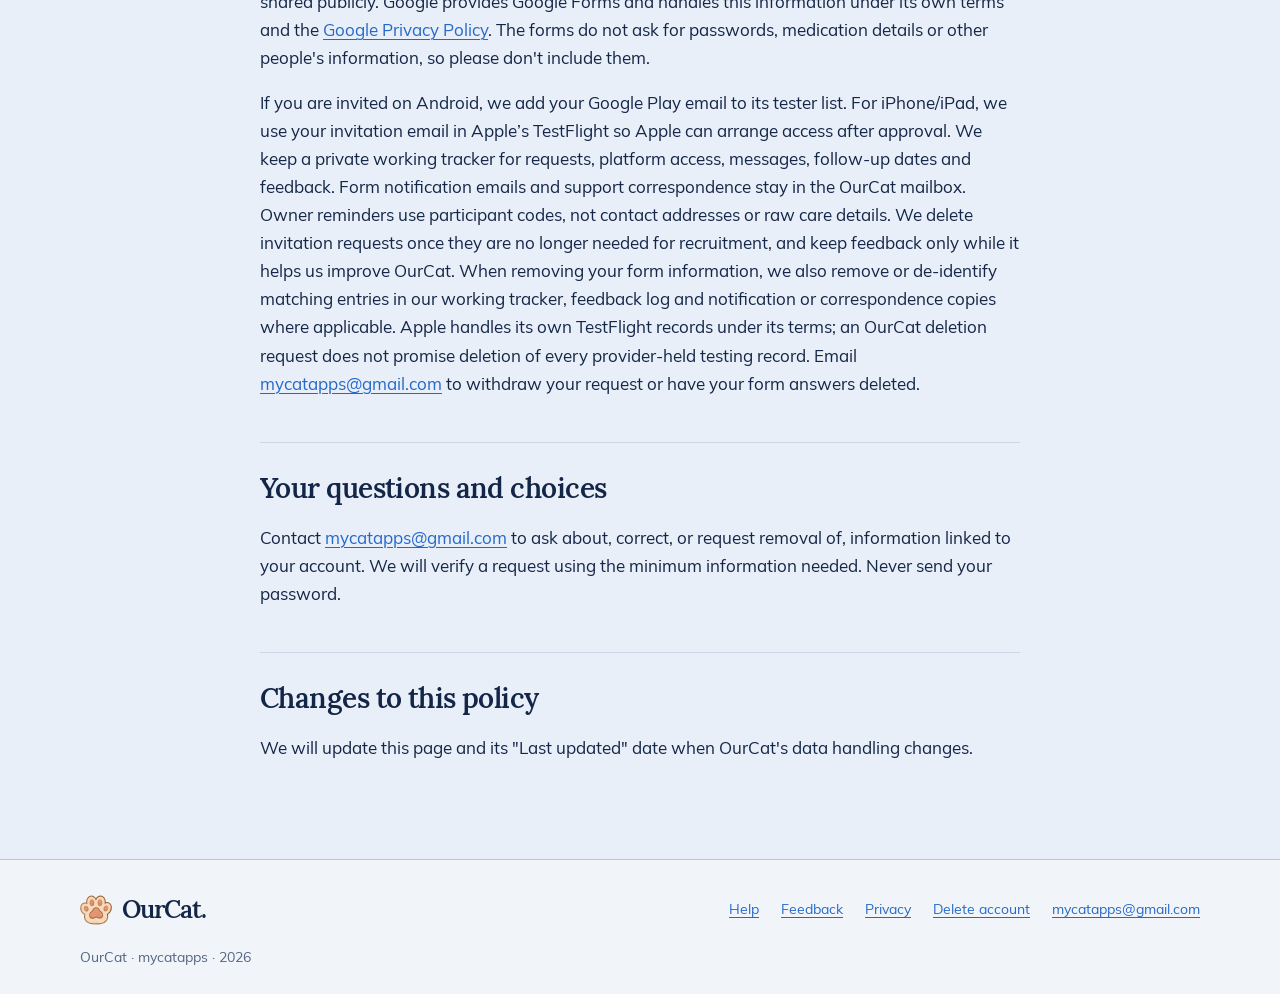
<file: privacy.html>
<!doctype html>
<html lang="en-GB">
<head>
<meta charset="utf-8"><meta name="viewport" content="width=device-width, initial-scale=1">
<title>Privacy policy · OurCat</title><meta name="description" content="How OurCat handles account information, shared care records, service data, testing forms and deletion requests.">
<meta name="theme-color" content="#E8EFF8"><link rel="canonical" href="https://ourcat.app/privacy">
<meta property="og:type" content="website"><meta property="og:site_name" content="OurCat"><meta property="og:locale" content="en_GB">
<meta property="og:title" content="Privacy policy · OurCat"><meta property="og:description" content="How OurCat handles account information, shared care records, service data, testing forms and deletion requests.">
<meta property="og:url" content="https://ourcat.app/privacy"><meta property="og:image" content="https://ourcat.app/assets/share.png"><meta property="og:image:width" content="1200"><meta property="og:image:height" content="630"><meta property="og:image:alt" content="A photo of Tokyo, a black-and-white cat, beside the words: OurCat. Keep track of your cat’s care. Free early access, by invitation."><meta name="twitter:card" content="summary_large_image">
<link rel="icon" href="assets/favicon.svg" type="image/svg+xml"><link rel="stylesheet" href="site.css"><link rel="preload" href="assets/fonts/Mulish-Regular.woff2" as="font" type="font/woff2" crossorigin><link rel="preload" href="assets/fonts/Mulish-SemiBold.woff2" as="font" type="font/woff2" crossorigin><link rel="preload" href="assets/fonts/Mulish-Bold.woff2" as="font" type="font/woff2" crossorigin><link rel="preload" href="assets/fonts/Lora-SemiBold.woff2" as="font" type="font/woff2" crossorigin>
</head>
<body>
<a class="skip" href="#main">Skip to content</a>
<header class="site-header"><div class="wrap header-inner"><a class="brand" href="/" aria-label="OurCat home"><img class="brand-mark" src="assets/paw.webp" width="40" height="40" alt="">OurCat<span aria-hidden="true">.</span></a><nav aria-label="Main navigation"><a href="features">What it does</a><a href="test">How it works</a><a href="feedback">Feedback</a><a href="help">Help</a></nav></div></header>
<main id="main" tabindex="-1" class="wrap reading legal">
<div class="page-intro"><p class="eyebrow">Privacy policy</p><h1>Your information in OurCat</h1><p class="lead">OurCat is published under the developer name mycatapps. Email <a href="mailto:mycatapps@gmail.com">mycatapps@gmail.com</a> with privacy questions.</p></div>
<p>In this policy, “we” means the independent developer who builds OurCat and publishes it as mycatapps.</p>
<p class="fine">Last updated: 28 October 2026.</p><p>This policy describes invitation-only early access for people aged 16 and over: Android through Google Play, and iPhone/iPad through TestFlight (Apple’s free app for trying early versions of apps) when Apple approves external testing. Early access has no fixed end date. We intend accounts and records to carry into the public app, and will update this policy and tell you before your access changes.</p>
<aside class="note privacy-summary"><h2>The short version</h2><ul><li>OurCat uses Google Firebase to run accounts, store care records and support sharing and notifications. Firebase also processes technical service information.</li><li>Authorised carers can see the relevant cat’s information according to their role and access. A temporary carer’s access ends at the time the owner chooses.</li><li>OurCat does not sell your information or use it for advertising. Firebase Analytics is not used and Firebase crash reporting is off. Apple separately collects TestFlight testing information, described below.</li><li>You can request deletion. Shared care and provider retention mean some information may remain for the periods described below.</li></ul><p>This overview sits alongside the full details below.</p></aside>
<nav class="contents" aria-label="Privacy policy contents"><h2>On this page</h2><ul><li><a href="#what-you-provide">What you provide</a></li><li><a href="#information-used-to-run-the-service">Information used to run the service</a></li><li><a href="#why-we-use-it">Why we use it</a></li><li><a href="#who-can-see-it">Who can see it</a></li><li><a href="#temporary-carers">Temporary carers and phone alerts</a></li><li><a href="#where-information-is-processed">Where information is processed</a></li><li><a href="#crash-reporting-and-analytics">Crash reporting and analytics</a></li><li><a href="#security">Security</a></li><li><a href="#keeping-and-deleting-information">Keeping and deleting information</a></li><li><a href="#website">Website</a></li><li><a href="#test-forms">Test invitations and feedback forms</a></li><li><a href="#your-questions-and-choices">Your questions and choices</a></li><li><a href="#changes-to-this-policy">Changes to this policy</a></li></ul></nav><div class="policy-body"><h2 id="what-you-provide">What you provide</h2>
<p>Your email address and password to create an account. Cat profiles and practical information, such as the cat's name, care notes, vet details, microchip number and optional pet-insurance provider and policy reference. Care records, reminders and preferences. Optional photos. Your optional display name and telephone number, and the names, relationships, phone numbers or email addresses you choose to enter for vets, carers or emergency contacts. OurCat does not read your phone's address book.</p>
<p>Care notes and other free-text fields can contain personal information if you type it, including information about other people. Enter only information you are comfortable sharing with the authorised carers of that cat.</p>
<p>Outdoor records can include a location description that you type about your cat. OurCat does not use your phone's location for that feature, and the description is not an automatic report of where your phone is. Early access offers email and password sign-in only. Google sign-in is not available.</p>
<h2 id="information-used-to-run-the-service">Information used to run the service</h2>
<p>The app generates identifiers, timestamps, the cat's home time zone, membership and access state, reminder completions, upload details and deletion-request status.</p>
<p>OurCat uses Google Firebase to sign you in, store and synchronise records and photos, run protected backend features and deliver notifications. To do this, Firebase processes your account identifier and email address, and also:</p>
<ul><li>a Firebase installation identifier and a notification-delivery token;</li><li>IP addresses;</li><li>app version and device and software information;</li><li>the name of the backend feature the app asks it to run.</li></ul>
<p>Firebase creates the installation identifier and delivery token automatically when the app starts. <strong>Refusing notification permission stops notifications from being shown, but it does not stop these identifiers being created.</strong></p>
<p>Limited account-scoped information can be stored on your phone, including unfinished care updates and reminder preferences. A care update saved on the phone while you are offline is sent to the cloud when connectivity returns.</p>
<p>The app also remembers which cat you last selected, so that after a restart it can reopen on that cat once your access has been confirmed. This choice is kept only on your phone, in the app's secure storage, separately for each account, and is not sent to our servers. It is forgotten when you sign out, and when OurCat finds that your access to that cat has ended or been refused, that the cat has been deleted or that your account has been deleted. It is never used to show a cat you can no longer access.</p>
<p>Google's backend services monitor Cloud Function execution counts, status, execution time and memory use at project and function level. This supports backend operation and troubleshooting. It is separate from Firebase Analytics and crash reporting.</p>
<h2 id="why-we-use-it">Why we use it</h2>
<p>To create and secure accounts, keep care records, show the right cat, share care with the carers you authorise, deliver reminders and care notifications, store optional photos, enforce access and limits, answer support requests and process deletion requests.</p>
<p>We do not use your information for advertising. We do not sell it. We do not use Firebase Analytics or an advertising SDK in this release. Normal service operations still process the technical information described below.</p>
<h2 id="who-can-see-it">Who can see it</h2>
<p>Carers you authorise can see the relevant cat's information according to their household role and access. Some information and actions are available only to the cat's owner. Temporary carers have time-limited access, described <a href="#temporary-carers">below</a>.</p>
<p>If you share an invitation code, or export History as a CSV file and share it, the app or person you choose receives that content and handles it under their own rules.</p>
<p>Google provides OurCat's sign-in, database, file storage, backend functions and notification delivery through Firebase Authentication, Cloud Firestore, Cloud Storage for Firebase, Cloud Functions and Firebase Cloud Messaging. Google processes OurCat's records to provide these services for us.</p>
<p>Google also handles some technical <strong>Service Data</strong> to provide, secure, maintain and improve its Firebase services, and to meet legal obligations. Our project's optional setting that would let Google use this Service Data for <strong>non-Firebase</strong> Google services is switched off. Google's own Firebase processing continues. See <a href="https://firebase.google.com/support/privacy">Firebase privacy information</a> and the <a href="https://cloud.google.com/terms/cloud-privacy-notice">Google Cloud Privacy Notice</a>.</p>
<p>Support emails are handled through our public support mailbox.</p>
<h2 id="temporary-carers">Temporary carers and phone alerts</h2>
<p>An owner can give one temporary carer time-limited access. While it lasts, the temporary carer can see the care records and details available to their role for the cats shared with them, and can record everyday care and respond to reminders. They cannot manage invitations, the cat profile, shared reminder schedules or uploads. Access ends at the time the owner chooses, or sooner if the owner removes it.</p>
<p>When temporary access ends:</p>
<ul><li>the temporary carer's app stops showing the household's protected records and blocks reminder actions, and our servers refuse their requests to read or change those records;</li><li>the optional details they added about themselves in the care team, such as a display name or telephone number, are no longer shown to the household;</li><li>if the owner removes access while the carer's phone is offline, the phone learns this when it reconnects. Until then, an app that is already open may keep showing information it had already loaded, but not beyond the original end time. Opening an OurCat notification needs a fresh access check, and if that check cannot complete, protected content stays hidden.</li></ul>
<p>Reminder alerts can show the reminder title, cat name and due time, so please avoid sensitive text in reminder titles. OurCat does not post a new reminder alert to a temporary carer at or after their access end time, and it tries to cancel scheduled alerts and remove visible ones. Android may delay that removal, or keep an alert that was already shown, especially while the phone is offline.</p>
<p>Care-update notifications tell household members who recorded which type of care for a cat, and when. They never include notes, doses or other free text. Before one is shown, the phone checks that the recipient can still access that cat. If access has ended, the notification is not shown; if the check cannot complete, only a general OurCat message appears, without the cat's name or the type of care.</p>
<p>We cannot remove information that was already seen, copied or captured in a screenshot, or alerts kept in Android's notification history or on paired devices such as watches.</p>
<h2 id="where-information-is-processed">Where information is processed</h2>
<p>Our cat-record database and photo storage are located in the United States. Firebase Authentication runs from US data centres. Other Firebase processing, support and technical logs can take place in other countries. Google's terms describe the safeguards it applies to international transfers.</p>
<h2 id="crash-reporting-and-analytics">Crash reporting and analytics</h2>
<p>Firebase Crashlytics and its supporting session-measurement component are configured off for this test. Firebase Analytics is not used. Any later optional Firebase crash-reporting programme would need a separate explanation and your individual choice before any collection starts.</p><p>Apple’s TestFlight is separate from those Firebase settings. For iPhone/iPad testing, Apple collects testing information including installations, sessions and crashes, and shares test information with the developer. An email invitation also identifies your invitation email and name where supplied. Feedback you choose to send through TestFlight may include screenshots or crash details. Please avoid private care details and other people’s information in feedback. See <a href="https://testflight.apple.com/">Apple’s TestFlight information</a> for its collection and testing terms. Disabling Firebase crash reporting does not disable Apple’s TestFlight collection.</p>
<h2 id="security">Security</h2>
<p>Information sent between the app and Firebase uses encrypted HTTPS connections. This protects information while it travels. It is <strong>not</strong> end-to-end encryption: authorised servers process the records so that sign-in and shared care work.</p>
<p>Account access is authenticated, and shared information is restricted by role and access controls. Before upload, the app removes embedded metadata, including camera location data, from photos in supported formats (JPEG, PNG and WebP). Anything visible in the picture itself can still be seen by authorised carers.</p>
<p>Use a secure password, and share invitations only with the carers you intend.</p>
<h2 id="keeping-and-deleting-information">Keeping and deleting information</h2>
<p>We keep information only while it is needed for your account, shared care and the necessary operation of the service. We do not keep information simply because it might be useful one day.</p>
<p>You can request account deletion in <strong>Settings → Account &amp; privacy</strong>, or <a href="delete-account">request it here without installing the app</a>. After the request is verified and the applicable shared-care step is complete:</p>
<ul><li>your account records, sign-in identity and personal identity links are removed or pseudonymised;</li><li>cats and households that only you own, and their uploads, can be removed where the supported deletion conditions are met.</li></ul>
<p>If you are a co-parent, the shared cat and the care history that its remaining authorised carers need stay available to them, with your personal identity links cleaned.</p>
<p>If you own a cat that a co-parent also cares for, your request can enter a 14-day survival window. Shared household information is kept during that window and you can reclaim your account. Ownership is not transferred automatically. If the request expires, shared ownership needs to be resolved before a new request. We will explain any steps needed.</p>
<p>The 14-day window applies only to that shared-ownership situation. It is not a deadline for removing every copy or technical record. Under the current provider settings:</p>
<ul><li>deleted photos can be recovered by the storage provider for up to 7 days;</li><li>deleted database data may remain in recovery copies for up to 7 days under managed point-in-time recovery; no scheduled database backups are configured;</li><li>ordinary technical logs are kept for 30 days, and required audit logs for 400 days, where such records exist;</li><li>Firebase Authentication keeps sign-in IP addresses for a few weeks, and completes deletion of a removed account, including from its backups, within 180 days.</li></ul>
<p>Firebase installation identifiers follow their own lifecycle, and an OurCat account-deletion request does not currently delete them. They are replaced when the app is reinstalled or its data is cleared, and after 270 days of inactivity. Our encrypted local maintenance copies, made before launch, are retired seven days after each maintenance task is verified.</p>
<p>If a legal, security or other necessary exception requires us to keep something, we keep only what that purpose needs and explain the exception where we are allowed to. Deletion is a request and may not be immediate, but we will not delay verified requests unnecessarily.</p>
<h2 id="website">Website</h2>
<p>This website is hosted on GitHub Pages. GitHub logs visitors' IP addresses for security when it serves the pages. The website adds no analytics or advertising.</p><p>If you choose to make an optional contribution through the Revolut payment link on this website, Revolut processes the payment under its own terms and privacy notice. We receive only the payment details Revolut shares with us, such as your name and the amount, and use them only to keep a record of the contribution.</p>
<h2 id="test-forms">Test invitations and feedback forms</h2>
<p>You can ask to join the test, or send feedback, using our Google Forms. You can always email us instead.</p>
<ul><li>The invitation form asks for your invitation email, Google Play or App Store country, confirmation that you are 16 or over, the eligible device or devices you want to test on, an optional message, and an optional question about how you found OurCat. Android applicants use their Google Play email; iPhone/iPad applicants use an email for their TestFlight invitation. For both platforms, choose your Google Play country and give your App Store country in the optional message, even if they match. You can also give your other invitation address there. We check eligibility separately for each platform; an unknown store country is not assumed eligible. We use these answers to check eligibility, arrange your invitation and contact you about this test, not for marketing. The optional answer about how you found OurCat is used only to see which ways of reaching people work, not to contact you. The earlier invitation form also asked how you care for cats and allowed an optional phone model and assistance details; any answers already received remain private under the same purposes and retention approach.</li><li>The feedback form asks for a message about your experience, with optional device and version details and an optional reply email. Giving a reply email lets us contact you about that feedback. Earlier feedback forms also asked separate questions about what you tried, expected and experienced; existing answers remain private under the same purposes and retention approach.</li></ul>
<p>Google Forms stores the answers in the OurCat (mycatapps) Google account. Responses are not shared publicly. Google provides Google Forms and handles this information under its own terms and the <a href="https://policies.google.com/privacy">Google Privacy Policy</a>. The forms do not ask for passwords, medication details or other people's information, so please don't include them.</p>
<p>If you are invited on Android, we add your Google Play email to its tester list. For iPhone/iPad, we use your invitation email in Apple’s TestFlight so Apple can arrange access after approval. We keep a private working tracker for requests, platform access, messages, follow-up dates and feedback. Form notification emails and support correspondence stay in the OurCat mailbox. Owner reminders use participant codes, not contact addresses or raw care details. We delete invitation requests once they are no longer needed for recruitment, and keep feedback only while it helps us improve OurCat. When removing your form information, we also remove or de-identify matching entries in our working tracker, feedback log and notification or correspondence copies where applicable. Apple handles its own TestFlight records under its terms; an OurCat deletion request does not promise deletion of every provider-held testing record. Email <a href="mailto:mycatapps@gmail.com">mycatapps@gmail.com</a> to withdraw your request or have your form answers deleted.</p>
<h2 id="your-questions-and-choices">Your questions and choices</h2>
<p>Contact <a href="mailto:mycatapps@gmail.com">mycatapps@gmail.com</a> to ask about, correct, or request removal of, information linked to your account. We will verify a request using the minimum information needed. Never send your password.</p>
<h2 id="changes-to-this-policy">Changes to this policy</h2>
<p>We will update this page and its "Last updated" date when OurCat's data handling changes.</p></div>
</main>
<footer class="site-footer"><div class="wrap footer-inner"><a class="brand footer-brand" href="/"><img class="brand-mark" src="assets/paw.webp" width="32" height="32" alt="">OurCat.</a><nav aria-label="Footer navigation"><a href="help">Help</a><a href="feedback">Feedback</a><a href="privacy">Privacy</a><a href="delete-account">Delete account</a><a href="mailto:mycatapps@gmail.com">mycatapps@gmail.com</a></nav><p class="fine">OurCat · mycatapps · 2026</p></div></footer>
</body></html>
</file>
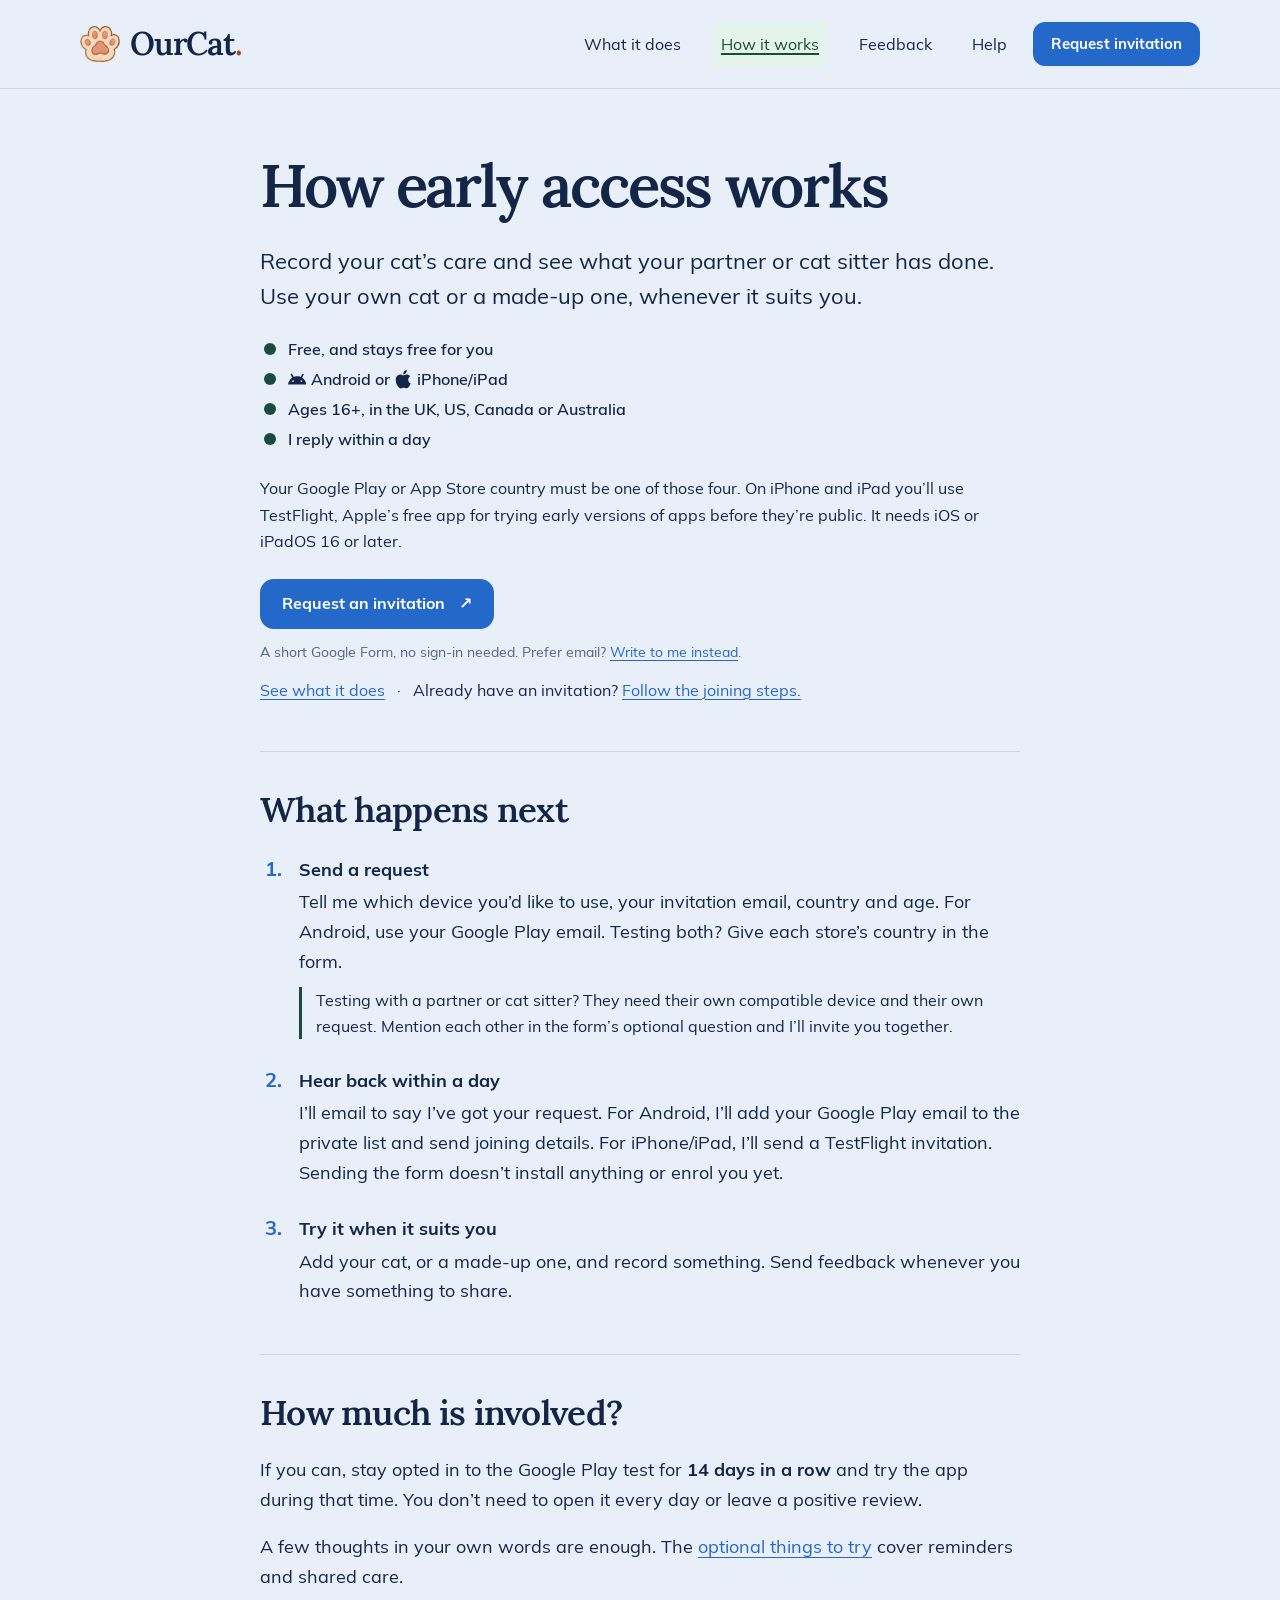
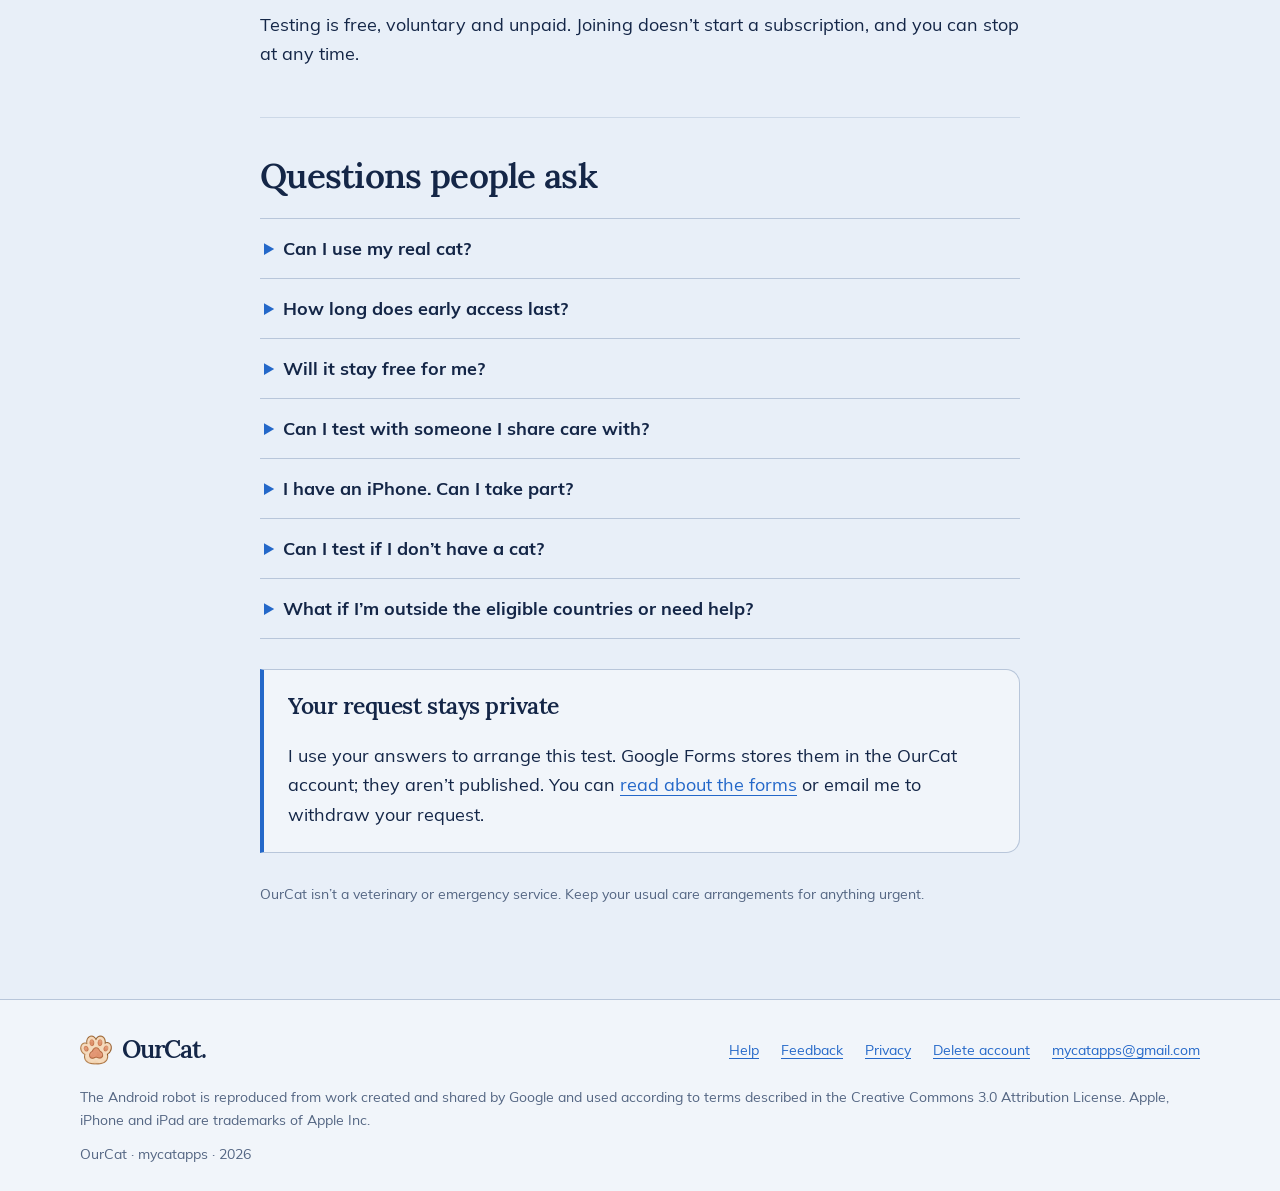
<file: test.html>
<!doctype html>
<html lang="en-GB">
<head>
<meta charset="utf-8"><meta name="viewport" content="width=device-width, initial-scale=1">
<title>How early access works · OurCat</title><meta name="description" content="Request Android, iPhone or iPad early access and share a few honest thoughts. A short invitation request, free early access and no daily testing quota.">
<meta name="theme-color" content="#E8EFF8"><link rel="canonical" href="https://ourcat.app/test">
<meta property="og:type" content="website"><meta property="og:site_name" content="OurCat"><meta property="og:locale" content="en_GB">
<meta property="og:title" content="How early access works · OurCat"><meta property="og:description" content="Request Android, iPhone or iPad early access and share a few honest thoughts. A short invitation request, free early access and no daily testing quota.">
<meta property="og:url" content="https://ourcat.app/test"><meta property="og:image" content="https://ourcat.app/assets/share.png"><meta property="og:image:width" content="1200"><meta property="og:image:height" content="630"><meta property="og:image:alt" content="A photo of Tokyo, a black-and-white cat, beside the words: OurCat. Keep track of your cat’s care. Free early access, by invitation."><meta name="twitter:card" content="summary_large_image">
<link rel="icon" href="assets/favicon.svg" type="image/svg+xml"><link rel="stylesheet" href="site.css"><link rel="preload" href="assets/fonts/Mulish-Regular.woff2" as="font" type="font/woff2" crossorigin><link rel="preload" href="assets/fonts/Mulish-SemiBold.woff2" as="font" type="font/woff2" crossorigin><link rel="preload" href="assets/fonts/Mulish-Bold.woff2" as="font" type="font/woff2" crossorigin><link rel="preload" href="assets/fonts/Lora-SemiBold.woff2" as="font" type="font/woff2" crossorigin>
</head>
<body>
<a class="skip" href="#main">Skip to content</a>
<header class="site-header"><div class="wrap header-inner"><a class="brand" href="/" aria-label="OurCat home"><img class="brand-mark" src="assets/paw.webp" width="40" height="40" alt="">OurCat<span aria-hidden="true">.</span></a><a class="header-cta" href="https://docs.google.com/forms/d/e/1FAIpQLSfE7T2NDWCrKjbO0EXnv6gYh4boQH9e-d9MlrtzAwvURb2s_Q/viewform">Request invitation</a><nav aria-label="Main navigation"><a href="features">What it does</a><a href="test" aria-current="page">How it works</a><a href="feedback">Feedback</a><a href="help">Help</a></nav></div></header>
<main id="main" tabindex="-1" class="wrap reading">
<div class="cta-zone">
<div class="page-intro"><h1>How early access works</h1><p class="lead">Record your cat’s care and see what your partner or cat sitter has done. Use your own cat or a made-up one, whenever it suits you.</p></div>
<ul class="points"><li>Free, and stays free for you</li><li><span class="os"><svg class="os-icon" viewBox="0 0 24 24" aria-hidden="true" focusable="false"><path d="M18.4395 5.5586c-.675 1.1664-1.352 2.3318-2.0274 3.498-.0366-.0155-.0742-.0286-.1113-.043-1.8249-.6957-3.484-.8-4.42-.787-1.8551.0185-3.3544.4643-4.2597.8203-.084-.1494-1.7526-3.021-2.0215-3.4864a1.1451 1.1451 0 0 0-.1406-.1914c-.3312-.364-.9054-.4859-1.379-.203-.475.282-.7136.9361-.3886 1.5019 1.9466 3.3696-.0966-.2158 1.9473 3.3593.0172.031-.4946.2642-1.3926 1.0177C2.8987 12.176.452 14.772 0 18.9902h24c-.119-1.1108-.3686-2.099-.7461-3.0683-.7438-1.9118-1.8435-3.2928-2.7402-4.1836a12.1048 12.1048 0 0 0-2.1309-1.6875c.6594-1.122 1.312-2.2559 1.9649-3.3848.2077-.3615.1886-.7956-.0079-1.1191a1.1001 1.1001 0 0 0-.8515-.5332c-.5225-.0536-.9392.3128-1.0488.5449zm-.0391 8.461c.3944.5926.324 1.3306-.1563 1.6503-.4799.3197-1.188.0985-1.582-.4941-.3944-.5927-.324-1.3307.1563-1.6504.4727-.315 1.1812-.1086 1.582.4941zM7.207 13.5273c.4803.3197.5506 1.0577.1563 1.6504-.394.5926-1.1038.8138-1.584.4941-.48-.3197-.5503-1.0577-.1563-1.6504.4008-.6021 1.1087-.8106 1.584-.4941z"/></svg>Android</span> or <span class="os"><svg class="os-icon" viewBox="0 0 24 24" aria-hidden="true" focusable="false"><path d="M12.152 6.896c-.948 0-2.415-1.078-3.96-1.04-2.04.027-3.91 1.183-4.961 3.014-2.117 3.675-.546 9.103 1.519 12.09 1.013 1.454 2.208 3.09 3.792 3.039 1.52-.065 2.09-.987 3.935-.987 1.831 0 2.35.987 3.96.948 1.637-.026 2.676-1.48 3.676-2.948 1.156-1.688 1.636-3.325 1.662-3.415-.039-.013-3.182-1.221-3.22-4.857-.026-3.04 2.48-4.494 2.597-4.559-1.429-2.09-3.623-2.324-4.39-2.376-2-.156-3.675 1.09-4.61 1.09zM15.53 3.83c.843-1.012 1.4-2.427 1.245-3.83-1.207.052-2.662.805-3.532 1.818-.78.896-1.454 2.338-1.273 3.714 1.338.104 2.715-.688 3.559-1.701"/></svg>iPhone/iPad</span></li><li>Ages 16+, in the UK, US, Canada or Australia</li><li>I reply within a day</li></ul>
<p class="eligibility small">Your Google Play or App Store country must be one of those four. On iPhone and iPad you’ll use TestFlight, Apple’s free app for trying early versions of apps before they’re public. It needs iOS or iPadOS 16 or later.</p><div class="actions"><a class="button" href="https://docs.google.com/forms/d/e/1FAIpQLSfE7T2NDWCrKjbO0EXnv6gYh4boQH9e-d9MlrtzAwvURb2s_Q/viewform">Request an invitation <span aria-hidden="true">↗</span></a></div><p class="fine">A short Google Form, no sign-in needed. Prefer email? <a href="mailto:mycatapps@gmail.com?subject=OurCat%20test%20invitation&amp;body=Device%28s%29%3A%20Android%20%2F%20iPhone%20%2F%20iPad%0AInvitation%20email%20%28Google%20Play%20address%20for%20Android%29%3A%20%0AGoogle%20Play%20country%20%28Android%29%3A%20%0AApp%20Store%20country%20%28iPhone%2FiPad%29%3A%20%0AAged%2016%20or%20over%20%28yes%2Fno%29%3A%20%0A%0AOptional%20question%3A%20">Write to me instead</a>.</p><p class="small"><a href="features">See what it does</a> <span class="separator" aria-hidden="true">·</span> Already have an invitation? <a href="join">Follow the joining steps.</a></p>
<section class="section"><h2>What happens next</h2><ol class="steps"><li><h3>Send a request</h3><p>Tell me which device you’d like to use, your invitation email, country and age. For Android, use your Google Play email. Testing both? Give each store’s country in the form.</p><p class="step-aside">Testing with a partner or cat sitter? They need their own compatible device and their own request. Mention each other in the form’s optional question and I’ll invite you together.</p></li><li><h3>Hear back within a day</h3><p>I’ll email to say I’ve got your request. For Android, I’ll add your Google Play email to the private list and send joining details. For iPhone/iPad, I’ll send a TestFlight invitation. Sending the form doesn’t install anything or enrol you yet.</p></li><li><h3>Try it when it suits you</h3><p>Add your cat, or a made-up one, and record something. Send feedback whenever you have something to share.</p></li></ol></section>
<section class="section"><h2>How much is involved?</h2><p>If you can, stay opted in to the Google Play test for <strong>14 days in a row</strong> and try the app during that time. You don’t need to open it every day or leave a positive review.</p><p>A few thoughts in your own words are enough. The <a href="guide">optional things to try</a> cover reminders and shared care.</p><p>Testing is free, voluntary and unpaid. Joining doesn’t start a subscription, and you can stop at any time.</p></section>
<section class="section"><h2>Questions people ask</h2><details><summary>Can I use my real cat?</summary><div class="answer"><p>Yes, it’s up to you. Your own cat or a made-up one both work. I’ll do my best to keep your records, and you’ll carry on using the app as normal once it’s public.</p></div></details><details><summary>How long does early access last?</summary><div class="answer"><p>There’s no fixed end date. If anything about your access is going to change, I’ll email you first.</p></div></details><details><summary>Will it stay free for me?</summary><div class="answer"><p>Yes. Everything in OurCat is open to you now, and it stays free for you.</p></div></details><details><summary>Can I test with someone I share care with?</summary><div class="answer"><p>Yes, please. Sharing is the bit I most want to see working in real life. Each of you needs your own eligible device and invitation. Android uses Google Play; iPhone/iPad uses TestFlight. Once you’re both in, the cat’s owner invites the other person from the app with an invite code.</p></div></details><details><summary>I have an iPhone. Can I take part?</summary><div class="answer"><p>Yes. Request an invitation using the same form and I’ll reply within a day with an invitation to TestFlight, Apple’s free app for trying early versions of apps. You don’t need a Google Play account for iPhone/iPad.</p></div></details><details><summary>Can I test if I don’t have a cat?</summary><div class="answer"><p>Yes. A made-up cat works for everything I ask.</p></div></details><details><summary>What if I’m outside the eligible countries or need help?</summary><div class="answer"><p>Email <a href="mailto:mycatapps@gmail.com">mycatapps@gmail.com</a>. I can help with questions, but can’t promise access outside the current test countries.</p></div></details></section>
<div class="sticky-cta"><a class="button" href="https://docs.google.com/forms/d/e/1FAIpQLSfE7T2NDWCrKjbO0EXnv6gYh4boQH9e-d9MlrtzAwvURb2s_Q/viewform">Request an invitation <span aria-hidden="true">↗</span></a></div>
</div>
<aside class="note"><h2>Your request stays private</h2><p>I use your answers to arrange this test. Google Forms stores them in the OurCat account; they aren’t published. You can <a href="privacy#test-forms">read about the forms</a> or email me to withdraw your request.</p></aside><p class="fine">OurCat isn’t a veterinary or emergency service. Keep your usual care arrangements for anything urgent.</p>

</main>
<footer class="site-footer"><div class="wrap footer-inner"><a class="brand footer-brand" href="/"><img class="brand-mark" src="assets/paw.webp" width="32" height="32" alt="">OurCat.</a><nav aria-label="Footer navigation"><a href="help">Help</a><a href="feedback">Feedback</a><a href="privacy">Privacy</a><a href="delete-account">Delete account</a><a href="mailto:mycatapps@gmail.com">mycatapps@gmail.com</a></nav><p class="fine credits">The Android robot is reproduced from work created and shared by Google and used according to terms described in the Creative Commons 3.0 Attribution License. Apple, iPhone and iPad are trademarks of Apple Inc.</p><p class="fine">OurCat · mycatapps · 2026</p></div></footer>
</body></html>
</file>
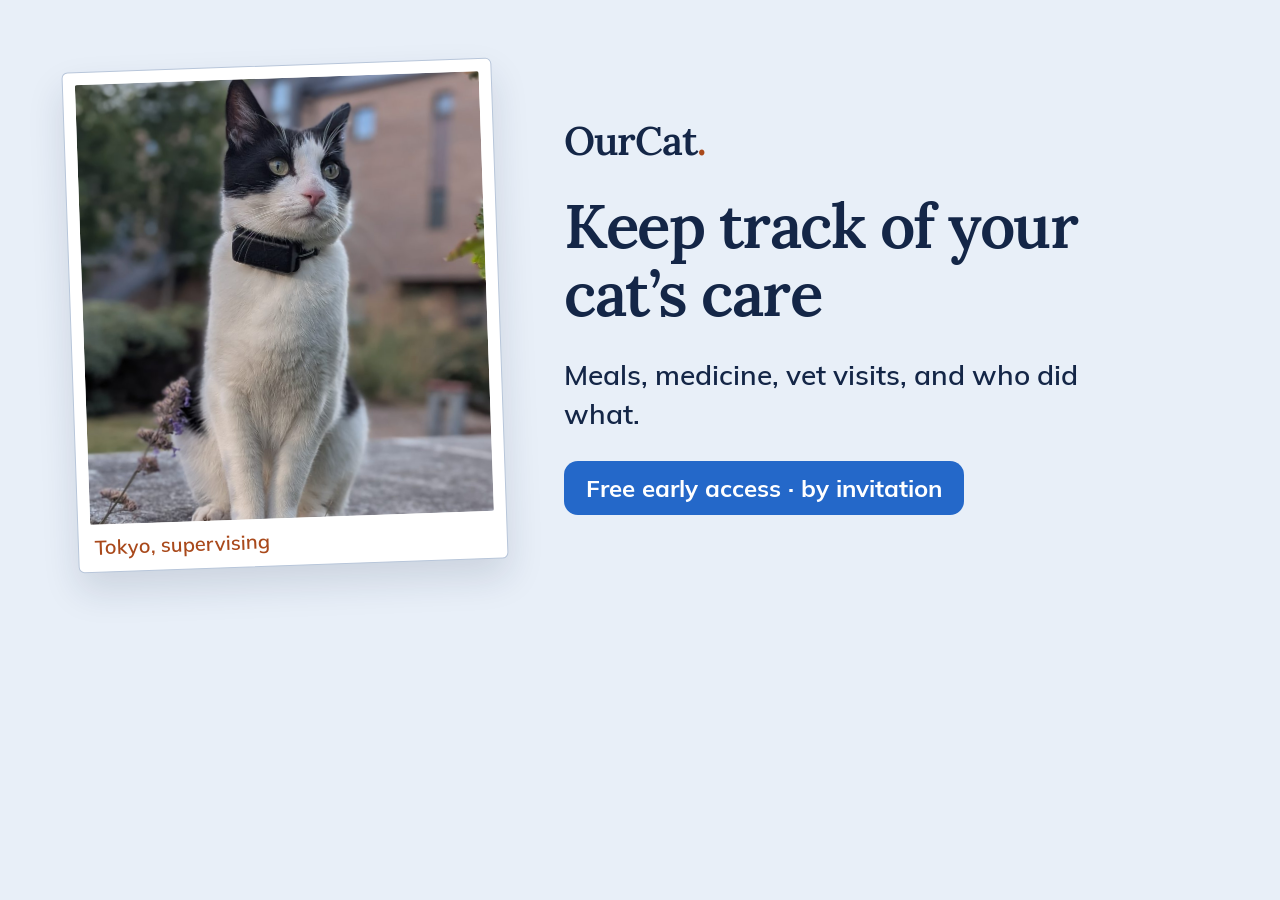
<file: scripts/share-card.html>
<!doctype html>
<html lang="en-GB">
<head>
<meta charset="utf-8">
<title>OurCat share card source</title>
<meta name="robots" content="noindex">
<!-- Source for assets/share.png (1200×630). Render with a headless browser at
     --window-size=1200,630, then check the PNG dimensions. -->
<style>
@font-face{font-family:Lora;src:url('../assets/fonts/Lora-SemiBold.woff2') format('woff2');font-weight:600}
@font-face{font-family:Mulish;src:url('../assets/fonts/Mulish-SemiBold.woff2') format('woff2');font-weight:600}
@font-face{font-family:Mulish;src:url('../assets/fonts/Mulish-Bold.woff2') format('woff2');font-weight:700}
html,body{margin:0;width:1200px;height:630px;overflow:hidden}
body{background:#e8eff8;color:#142647;font-family:Mulish,sans-serif;display:grid;grid-template-columns:430px 1fr;align-items:center;gap:64px;padding:0 80px 0 70px;box-sizing:border-box}
.print{margin:0;padding:12px 12px 0;background:#fff;border:1px solid #b8c6da;border-radius:6px;box-shadow:0 18px 36px #14264722;transform:rotate(-2deg)}
.print img{display:block;width:100%;height:440px;object-fit:cover;object-position:50% 30%;border-radius:2px}
.print p{margin:0;padding:10px 4px 12px;color:#a9491b;font-weight:600;font-size:20px}
.brand{font-family:Lora,serif;font-weight:600;font-size:40px;letter-spacing:-1px;margin:0 0 26px}.brand span{color:#a9491b}
h1{font-family:Lora,serif;font-weight:600;font-size:62px;line-height:1.1;letter-spacing:-1.5px;margin:0 0 26px}
.sub{font-size:28px;line-height:1.4;margin:0;color:#142647}
.pill{display:inline-block;margin-top:28px;padding:12px 22px;border-radius:14px;background:#2468c9;color:#fff;font-weight:700;font-size:24px}
</style>
</head>
<body>
<figure class="print"><img src="../assets/tokyo-wall.jpg" alt=""><p>Tokyo, supervising</p></figure>
<div><p class="brand">OurCat<span>.</span></p><h1>Keep track of your cat’s care</h1><p class="sub">Meals, medicine, vet visits, and who did what.</p><span class="pill">Free early access · by invitation</span></div>
</body>
</html>
</file>
<file: site.css>
@font-face{font-family:Lora;src:url('assets/fonts/Lora-SemiBold.woff2') format('woff2');font-weight:600;font-style:normal;font-display:swap}
@font-face{font-family:Mulish;src:url('assets/fonts/Mulish-Regular.woff2') format('woff2');font-weight:400;font-style:normal;font-display:swap}
@font-face{font-family:Mulish;src:url('assets/fonts/Mulish-SemiBold.woff2') format('woff2');font-weight:600;font-style:normal;font-display:swap}
@font-face{font-family:Mulish;src:url('assets/fonts/Mulish-Bold.woff2') format('woff2');font-weight:700;font-style:normal;font-display:swap}

:root{color-scheme:light;--canvas:#e8eff8;--ink:#142647;--action:#2468c9;--action-pressed:#1b54a8;--muted:#536582;--subtle:#576988;--card:#f1f5fa;--edge:#b8c6da;--divider:#ccd8e7;--rule:#bccbdf;--brand:#a9491b;--mint:#e5f3ed;--mint-ink:#194c3f;--control:#6888bf}
*{box-sizing:border-box}
html{scroll-padding-top:24px}
body{margin:0;background:var(--canvas);color:var(--ink);font:400 1.125rem/1.65 Mulish,system-ui,sans-serif;text-rendering:optimizeLegibility}
img{max-width:100%;height:auto;display:block}
a{color:var(--action);text-decoration-thickness:1px;text-underline-offset:.2em;overflow-wrap:anywhere}
a:hover{color:var(--action-pressed);text-decoration-thickness:2px}
a:focus-visible,summary:focus-visible{outline:3px solid var(--ink);outline-offset:5px;border-radius:3px}
p{margin:0 0 1em}strong{font-weight:700}
h1,h2,.brand{font-family:Lora,Georgia,serif;font-weight:600}
h1{font-size:clamp(2.3rem,4.7vw,4.15rem);line-height:1.13;letter-spacing:-.035em;margin:0 0 25px;overflow-wrap:break-word}
h2{font-size:clamp(1.65rem,2.8vw,2.2rem);line-height:1.25;letter-spacing:-.02em;margin:0 0 20px}
h3,dt{font-size:1.12rem;font-weight:700;line-height:1.4;margin:0 0 8px}
ul,ol{padding-left:1.4em}li{padding-left:.15em;margin-bottom:.55em}
.wrap{width:calc(100% - 80px);max-width:1120px;margin-inline:auto}
.site-header{border-bottom:1px solid var(--divider)}
.header-inner{display:flex;align-items:center;justify-content:space-between;gap:18px;padding-block:20px}
.brand{font-size:2rem;letter-spacing:-1.2px;color:var(--ink);text-decoration:none;line-height:1.35;min-height:48px;display:inline-flex;align-items:center}
.brand:hover{color:var(--ink)}.brand span{color:var(--brand)}
nav{display:flex;gap:8px 24px;flex-wrap:wrap;align-items:center}
.site-header nav a{display:inline-flex;align-items:center;min-height:48px;padding:5px 8px;color:var(--ink);font-size:1rem;text-decoration:none;border-radius:8px}
.site-header nav a:hover{text-decoration:underline}
.site-header nav a[aria-current=page]{background:var(--mint);color:var(--mint-ink);text-decoration:underline;text-decoration-thickness:2px}
main{padding-block:62px 80px}
.reading{max-width:760px}
.page-intro{max-width:740px}
.eyebrow{font-weight:700;font-size:0.875rem;letter-spacing:.04em;color:var(--muted);margin:0 0 16px}
.hero-copy>.eyebrow,.page-intro>.eyebrow{color:var(--brand)}
.lead{font-size:clamp(1.2rem,1.9vw,1.4rem);line-height:1.55;margin-bottom:24px;max-width:38em}
.small{font-size:1rem}.fine{font-size:0.875rem;line-height:1.6;color:var(--muted)}
.eligibility{font-size:1rem;margin:24px 0 0}
.actions{display:flex;align-items:center;flex-wrap:wrap;gap:12px;margin:24px 0 12px}
.button{display:inline-flex;align-items:center;justify-content:center;gap:14px;min-height:50px;padding:11px 20px;background:var(--action);border:2px solid var(--action);border-radius:14px;color:white;font:700 1rem/1.45 Mulish,system-ui,sans-serif;text-align:center;text-decoration:none;max-width:100%}
.button:hover{background:var(--action-pressed);border-color:var(--action-pressed);color:white;text-decoration:none}
.button.secondary{background:#f0f6fe;border-color:var(--control);color:var(--action)}
.button.secondary:hover{background:#d8e7fb;border-color:var(--action)}
.button span{flex-shrink:0}
.hero{display:grid;grid-template-columns:minmax(0,1.38fr) minmax(0,.8fr);align-items:center;gap:64px}
.hero h1{max-width:12ch}.hero-copy>p:not(.eyebrow){max-width:33em}
.app-preview{margin:0;max-width:340px;justify-self:center}
.screen{padding:8px;border:1px solid var(--edge);background:var(--card);border-radius:30px;box-shadow:0 16px 36px #14264712;overflow:hidden}
.screen img{border-radius:23px;width:100%}
figcaption{font-size:0.8125rem;line-height:1.5;text-align:center;color:var(--muted);margin:14px 0 0}
.separator{padding:0 8px}
.section{margin-top:48px;padding-top:36px;border-top:1px solid var(--divider)}
.feature-list{margin:0}.feature-list>div{padding:0 0 22px;margin-bottom:22px;border-bottom:1px solid var(--divider)}.feature-list>div:last-child{border:0;padding-bottom:0;margin-bottom:0}dd{margin:0;color:var(--muted)}
.invitation-strip{display:flex;align-items:center;justify-content:space-between;gap:32px}.invitation-strip>div{max-width:610px}.invitation-strip h2{font-size:1.75rem;margin-bottom:12px}.invitation-strip p{margin:0}.invitation-strip .button{flex-shrink:0}
.end-note{max-width:70ch;margin-top:38px;margin-bottom:0}
.steps{padding-left:1.5em;margin-bottom:0}.steps li{padding-left:12px;margin-bottom:24px}.steps li:last-child{margin-bottom:0}.steps li::marker{color:var(--action);font-size:1.25rem;font-weight:700}.steps h3{margin-bottom:5px}.steps p{margin:0}
.note{margin:30px 0;padding:22px 24px;border:1px solid var(--edge);border-left:4px solid var(--action);border-radius:0 14px 14px 0;background:var(--card)}.note p:last-child{margin-bottom:0}.note h2{font-size:1.4375rem}.note ul{margin-bottom:14px}
details{border-top:1px solid var(--edge)}details:last-child{border-bottom:1px solid var(--edge)}summary{cursor:pointer;min-height:56px;padding:16px 4px;font-weight:700;line-height:1.5}summary::marker{color:var(--action)}.answer{padding:0 4px 20px 22px}.answer p:last-child{margin-bottom:0}
.contact{background:var(--card);padding:26px;border:1px solid var(--edge);border-radius:16px}.contact>a{font-size:clamp(1.25rem,3vw,1.625rem);font-weight:700}.contact p{font-size:1rem;margin:14px 0 0}
.link-list{padding:0;margin:0;list-style:none}.link-list li{border-bottom:1px solid var(--divider);padding:0;margin:0}.link-list a{display:flex;gap:20px;align-items:center;justify-content:space-between;padding:18px 0;min-height:56px}.link-list a>span:last-child{flex-shrink:0}
.work-list{margin:28px 0;padding-left:1.25em}.short-page{min-height:65vh}
.contents{display:block;margin:34px 0;padding:24px;background:var(--card);border:1px solid var(--edge);border-radius:14px}.contents h2{font-size:1.5rem}.contents ul{columns:2;column-gap:36px;padding-left:1.15em;margin-bottom:0;font-size:1rem}.contents li{break-inside:avoid;margin-bottom:10px}
.policy-body h2{font-size:1.75rem;margin:44px 0 18px;padding-top:28px;border-top:1px solid var(--divider)}.policy-body{font-size:1.0625rem}.privacy-summary h2{font-size:1.5625rem}.privacy-summary{font-size:1rem}
.site-footer{border-top:1px solid var(--edge);background:var(--card);padding-block:26px}.footer-inner{display:grid;grid-template-columns:auto 1fr;gap:8px 40px;align-items:center}.footer-inner nav{justify-content:flex-end;gap:6px 22px}.footer-inner nav a{font-size:0.875rem;display:inline-flex;align-items:center;min-height:44px}.footer-inner p{grid-column:1/-1;margin:4px 0 0}.footer-brand{font-size:1.5625rem}
.status{font-size:1rem;line-height:1.55;margin:0 0 4px;padding:12px 16px;background:var(--card);border:1px solid var(--edge);border-radius:12px;max-width:34em}.status strong{display:block;font-weight:700;color:var(--brand);font-size:0.875rem;letter-spacing:.02em}
.steps .step-aside{margin-top:10px;padding-left:14px;border-left:3px solid var(--mint-ink);font-size:1rem;color:var(--ink)}
.note-ask{border-left-color:var(--brand)}
.story{display:grid;grid-template-columns:minmax(0,.85fr) minmax(0,1.15fr);gap:72px;align-items:start;margin-top:70px;padding-top:56px}
.story-copy{max-width:36em}.story-hello{font-size:clamp(1.2rem,1.9vw,1.375rem);line-height:1.5;font-weight:600}
.print{margin:0;padding:12px 12px 0;background:#fff;border:1px solid var(--edge);border-radius:6px;box-shadow:0 14px 30px #1426471a;transform:rotate(-1.5deg)}
.print img{border-radius:2px;width:100%}
.print figcaption{color:var(--brand);font-weight:600;font-size:0.9375rem;text-align:left;margin:0;padding:10px 4px 12px}
.print-small{max-width:300px;margin-top:30px;transform:rotate(1.2deg)}
.moments h2{margin-bottom:28px}
.moment-list{list-style:none;padding:0;margin:0;display:grid;grid-template-columns:repeat(2,minmax(0,1fr));gap:36px;max-width:52rem}
.moment-list li{padding:0 0 0 18px;margin:0;border-left:3px solid var(--mint-ink)}
.moment-list p{margin:0}.moment-when{font-family:Lora,Georgia,serif;font-weight:600;font-size:1.25rem;margin-bottom:6px!important}
.moments-note{margin:30px 0 0;color:var(--muted)}
.skip{position:absolute;left:16px;top:-120px;z-index:50;background:white;color:var(--ink);padding:12px 18px;border:2px solid var(--ink);border-radius:8px}.skip:focus{top:12px}
@media(max-width:900px){.wrap{width:calc(100% - 48px)}.hero{gap:30px;grid-template-columns:1.2fr .8fr}.hero h1{font-size:2.875rem}.story{gap:44px}.moment-list{grid-template-columns:1fr;gap:24px}.invitation-strip{align-items:flex-start;flex-direction:column}.footer-inner{display:block}.footer-inner nav{justify-content:flex-start;margin:8px 0}}
@media(max-width:680px){.wrap{width:calc(100% - 36px)}.header-inner{padding-block:12px;gap:6px;flex-wrap:wrap}.brand{font-size:1.75rem}.site-header nav{gap:2px 4px}.site-header nav a{font-size:0.9375rem;padding:4px 7px}main{padding-block:36px 52px}.hero{grid-template-columns:1fr;gap:32px}.hero h1{font-size:clamp(2.3125rem,9vw,3.0625rem);max-width:15ch}.hero-copy .lead{max-width:28em}.app-preview{max-width:280px}.story{grid-template-columns:1fr;gap:34px;margin-top:44px;padding-top:36px}.story>.print{max-width:320px;justify-self:center}.print-small{max-width:240px}.section{margin-top:34px;padding-top:28px}.actions{gap:10px}.button{padding-inline:16px}.note{padding:19px 18px}.contents{padding:20px}.contents ul{columns:1}.contact{padding:22px}.policy-body h2{font-size:1.5625rem}.invitation-strip h2{font-size:1.6875rem}}
@media(max-width:380px){.site-header nav{justify-content:space-between;gap:0 2px}.site-header nav a{padding-inline:4px}.actions>.button{width:100%}.hero h1{font-size:2.3125rem}.footer-inner nav{gap:0 20px}}
@media(prefers-reduced-motion:reduce){*{scroll-behavior:auto!important}}
@media print{body{background:white;color:black;font-size:12pt}.site-header,.site-footer,.skip,.actions{display:none}.wrap{width:100%;max-width:none}main{padding:0}.note,.contents{background:white}details .answer{display:block}.screen,.print{box-shadow:none;transform:none}}
.good-to-know{max-width:760px}
.brand{margin-right:auto}.site-header nav{order:2}
.header-cta{order:3;display:inline-flex;align-items:center;min-height:44px;padding:8px 16px;background:var(--action);border:2px solid var(--action);border-radius:12px;color:white;font:700 .9375rem/1.3 Mulish,system-ui,sans-serif;text-decoration:none;white-space:nowrap}.header-cta:hover{background:var(--action-pressed);border-color:var(--action-pressed);color:white;text-decoration:none}
.points{list-style:none;padding:0;margin:0 0 20px}.points li{position:relative;margin:0 0 6px;padding-left:28px;font-size:1rem;font-weight:600;line-height:1.5}.points li::before{content:"";position:absolute;left:4px;top:calc(.75em - 6px);width:12px;height:12px;border-radius:50%;background:var(--mint-ink)}
@media(max-width:680px){.brand{order:1;margin-right:0}.header-cta{order:2;margin-left:auto;padding:6px 12px;font-size:.875rem}.site-header nav{order:3;flex:1 0 100%}}
.actions>a:not(.button){display:inline-flex;align-items:center;min-height:44px}
.invitation-strip .small{margin-top:10px}
.sticky-cta{display:none}
@media(max-width:900px){@supports(animation-timeline:scroll()){.sticky-cta{display:block;position:sticky;bottom:0;z-index:20;margin-top:28px;padding:12px 0 calc(12px + env(safe-area-inset-bottom));background:linear-gradient(to top,var(--canvas) 72%,transparent);opacity:0;pointer-events:none;animation:cta-in linear both;animation-timeline:scroll(root);animation-range:420px 560px}.sticky-cta .button{width:100%;box-shadow:0 8px 22px #14264733}@keyframes cta-in{to{opacity:1;pointer-events:auto}}}}
@media print{.header-cta,.sticky-cta{display:none}}
.eyebrow-time{font-size:.875rem;font-weight:700;letter-spacing:.04em;color:var(--brand);margin:0 0 6px}
.shot{margin:0}.shot .screen img{width:100%}
.story-hero{display:grid;grid-template-columns:minmax(0,1fr) 290px;grid-template-areas:"intro shot" "moment shot";column-gap:64px;row-gap:8px;align-items:start}
.sh-intro{grid-area:intro}.sh-shot{grid-area:shot;justify-self:center;width:100%;max-width:290px}.sh-moment{grid-area:moment;max-width:34em}
.sh-intro h1{max-width:none;margin-bottom:18px}.sh-intro .lead{margin-bottom:18px}.sh-intro .actions{margin-top:18px}
.day-story{list-style:none;padding:0;margin:48px 0 0;max-width:880px}
.day-row{display:grid;grid-template-columns:minmax(0,1fr) 250px;gap:56px;align-items:center;padding:52px 0;margin:0;border-top:2px solid var(--rule)}
.day-row.flip{grid-template-columns:250px minmax(0,1fr)}.day-row.flip .shot{order:-1}
.day-row h2,.sh-moment h2{font-size:clamp(1.5rem,2.5vw,1.875rem);line-height:1.25;margin:0 0 12px}
.day-row p,.sh-moment p{max-width:30em}.day-row p:last-child,.sh-moment p:last-child{margin-bottom:0}
.day-cta{list-style:none;padding:0;margin:0 0 40px}
.inline-cta{display:flex;align-items:center;justify-content:space-between;gap:24px;padding:22px 26px;background:var(--card);border:1px solid var(--edge);border-left:4px solid var(--action);border-radius:0 14px 14px 0;max-width:880px}.inline-cta p{margin:0;font-weight:600}.inline-cta .button{flex-shrink:0}
@media(max-width:900px){.story-hero{grid-template-columns:1fr;grid-template-areas:"intro" "shot" "moment";row-gap:26px}.sh-shot{max-width:250px}.day-row,.day-row.flip{grid-template-columns:1fr;gap:22px;padding:40px 0}.day-row.flip .shot{order:0}.day-row .shot{max-width:230px}.inline-cta{flex-direction:column;align-items:flex-start;gap:14px}.inline-cta .button{width:100%}}
.brand-mark{width:40px;height:40px;flex-shrink:0;margin-right:10px}.footer-brand .brand-mark{width:32px;height:32px}
.features .section{border-top:2px solid var(--rule);padding-top:44px}
@media(max-width:680px){.site-header .brand{font-size:2rem}.site-header .brand-mark{width:42px;height:42px;margin-right:8px}.footer-brand .brand-mark{width:32px;height:32px;margin-right:8px}.features .section{padding-top:34px}}
@media print{.brand-mark{display:none}}
.os{white-space:nowrap}.os-icon{width:1.15em;height:1.15em;fill:currentColor;vertical-align:-.2em;margin-right:.3em}
@media(max-width:359px){.site-header .brand{font-size:1.75rem}.site-header .brand-mark{width:36px;height:36px}}
</file>
